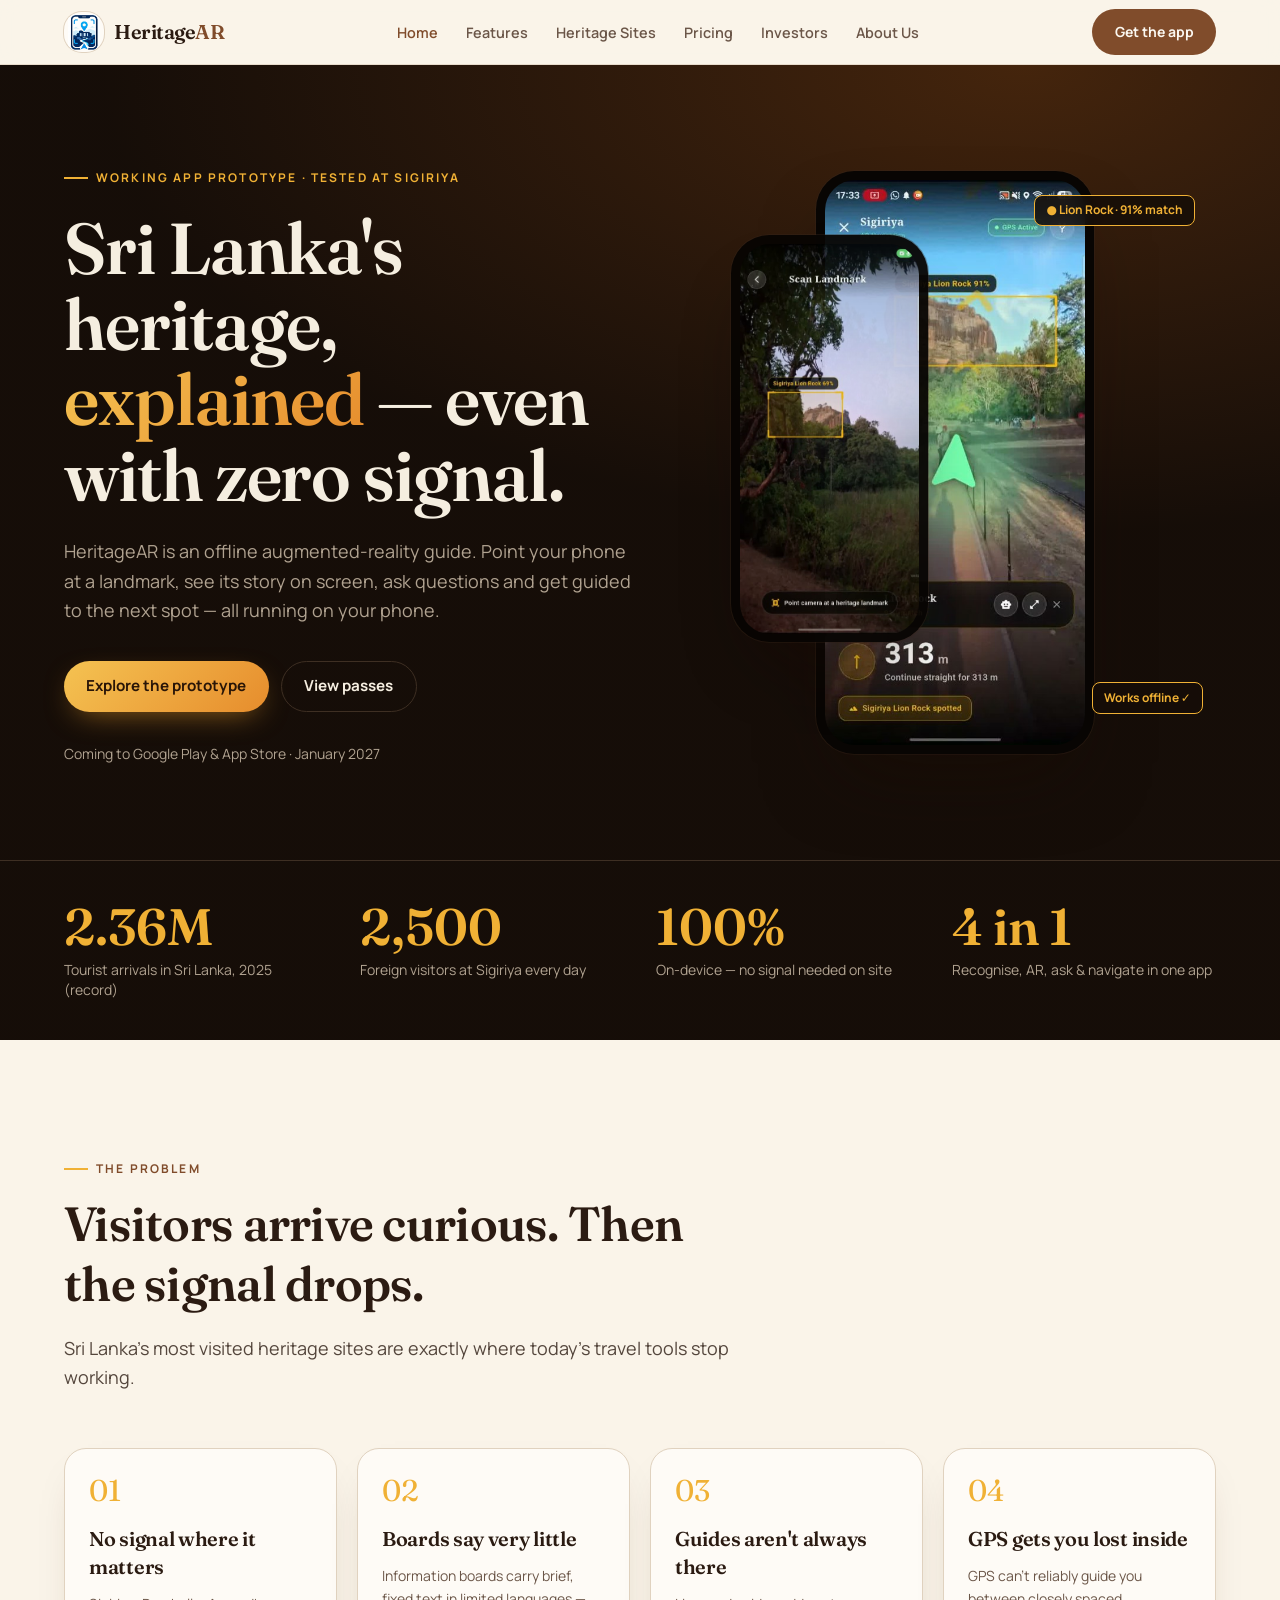
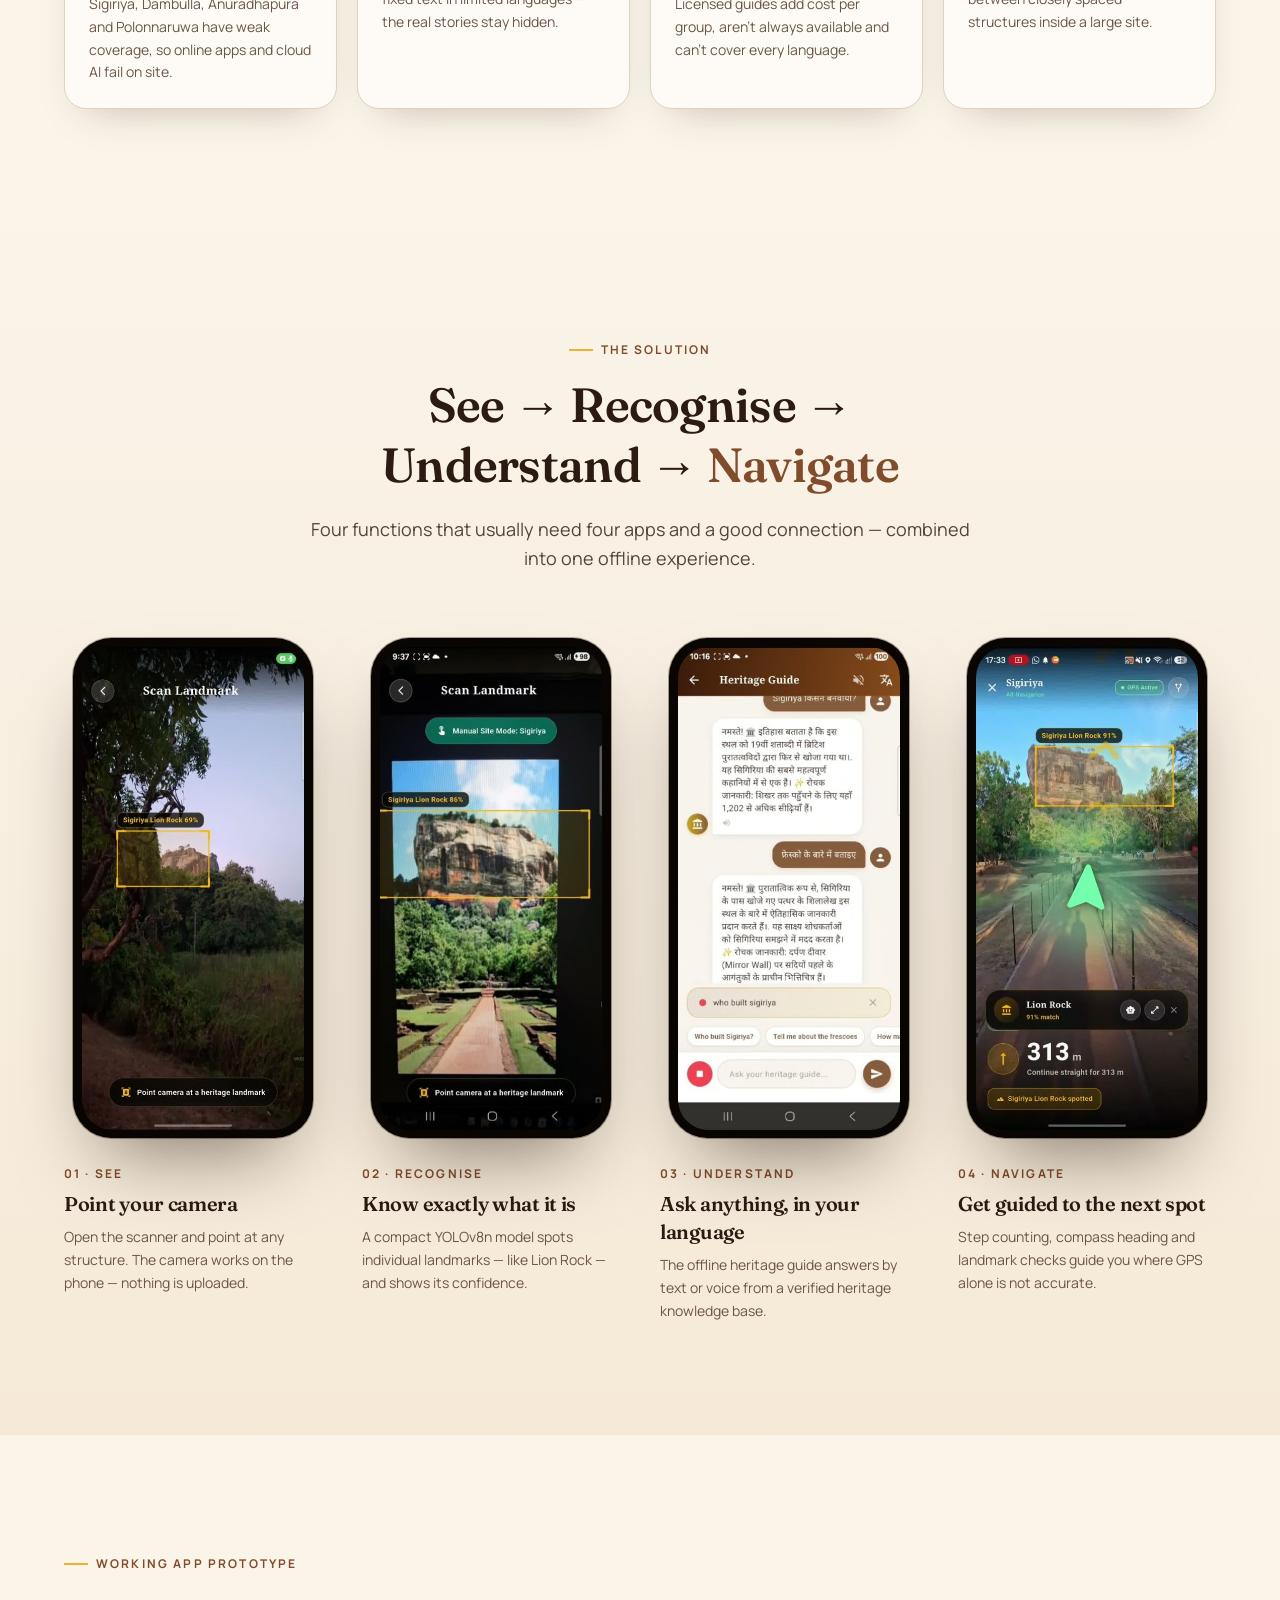
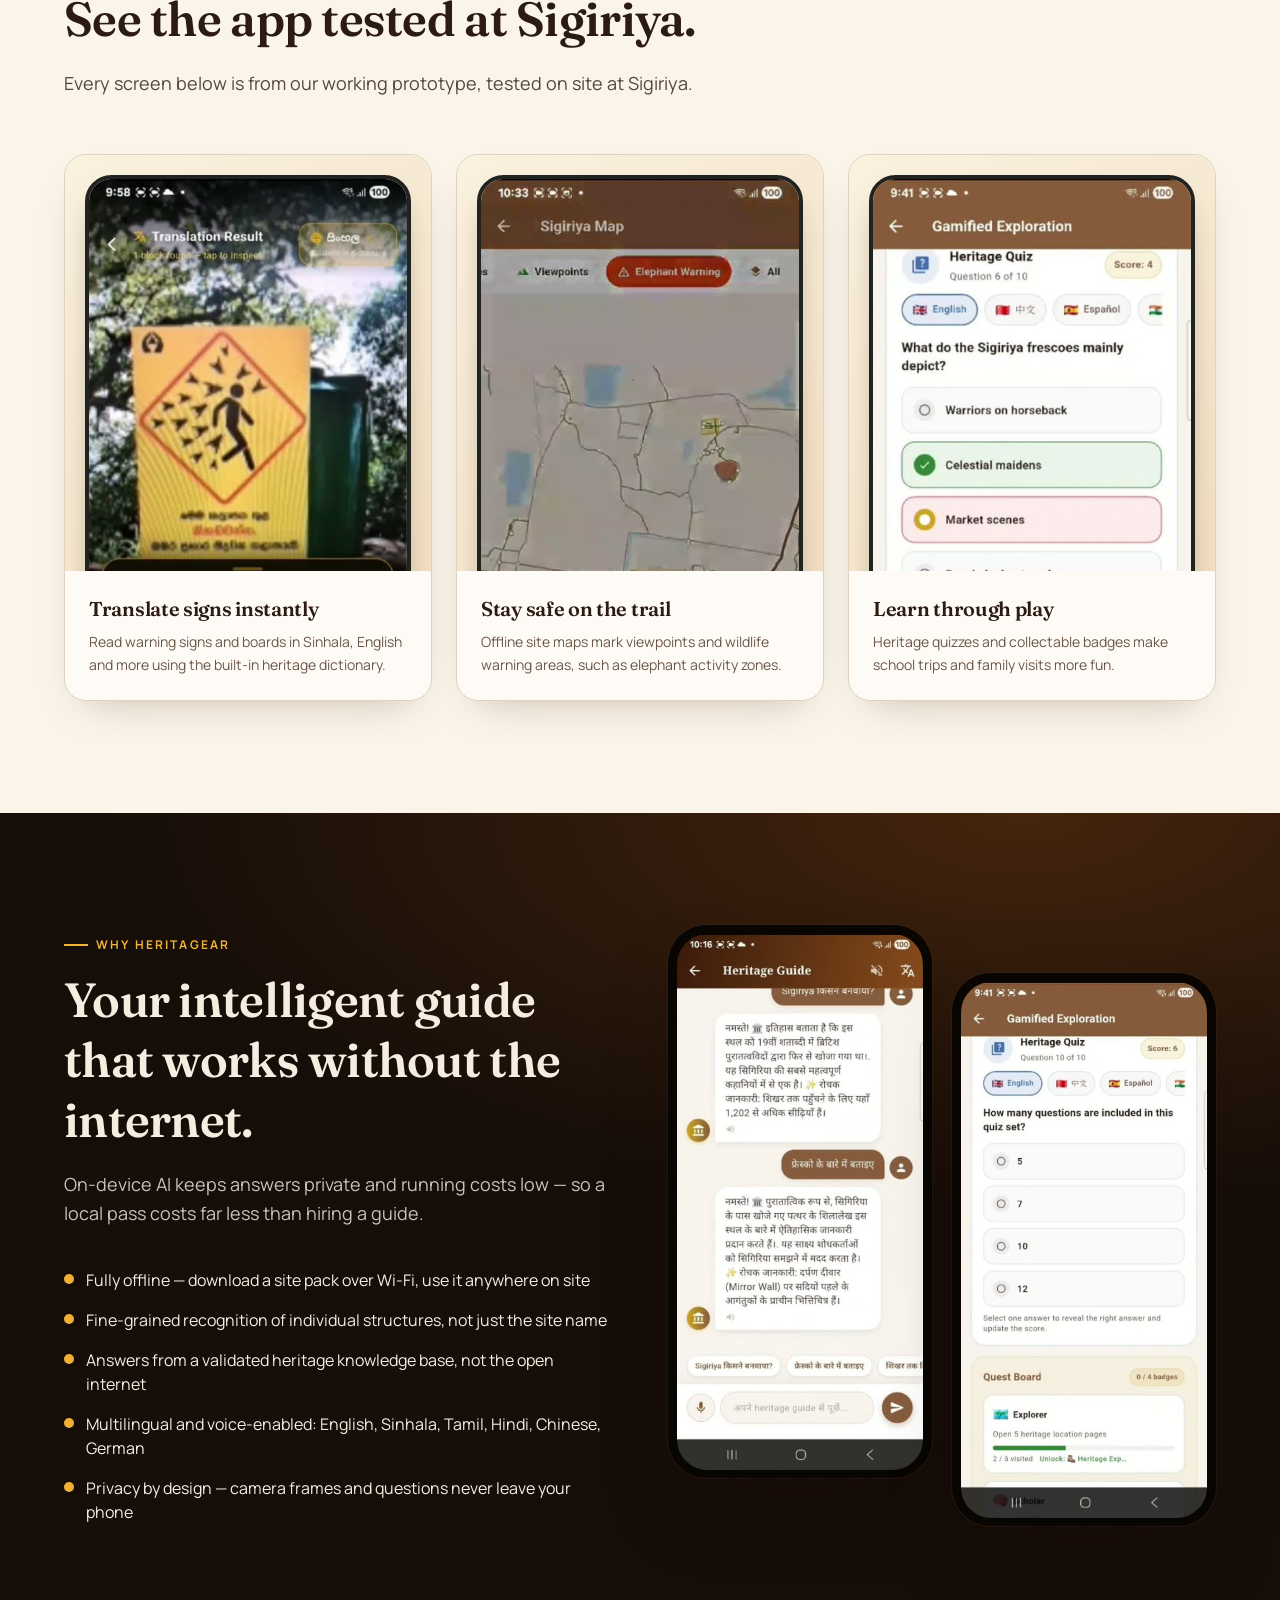
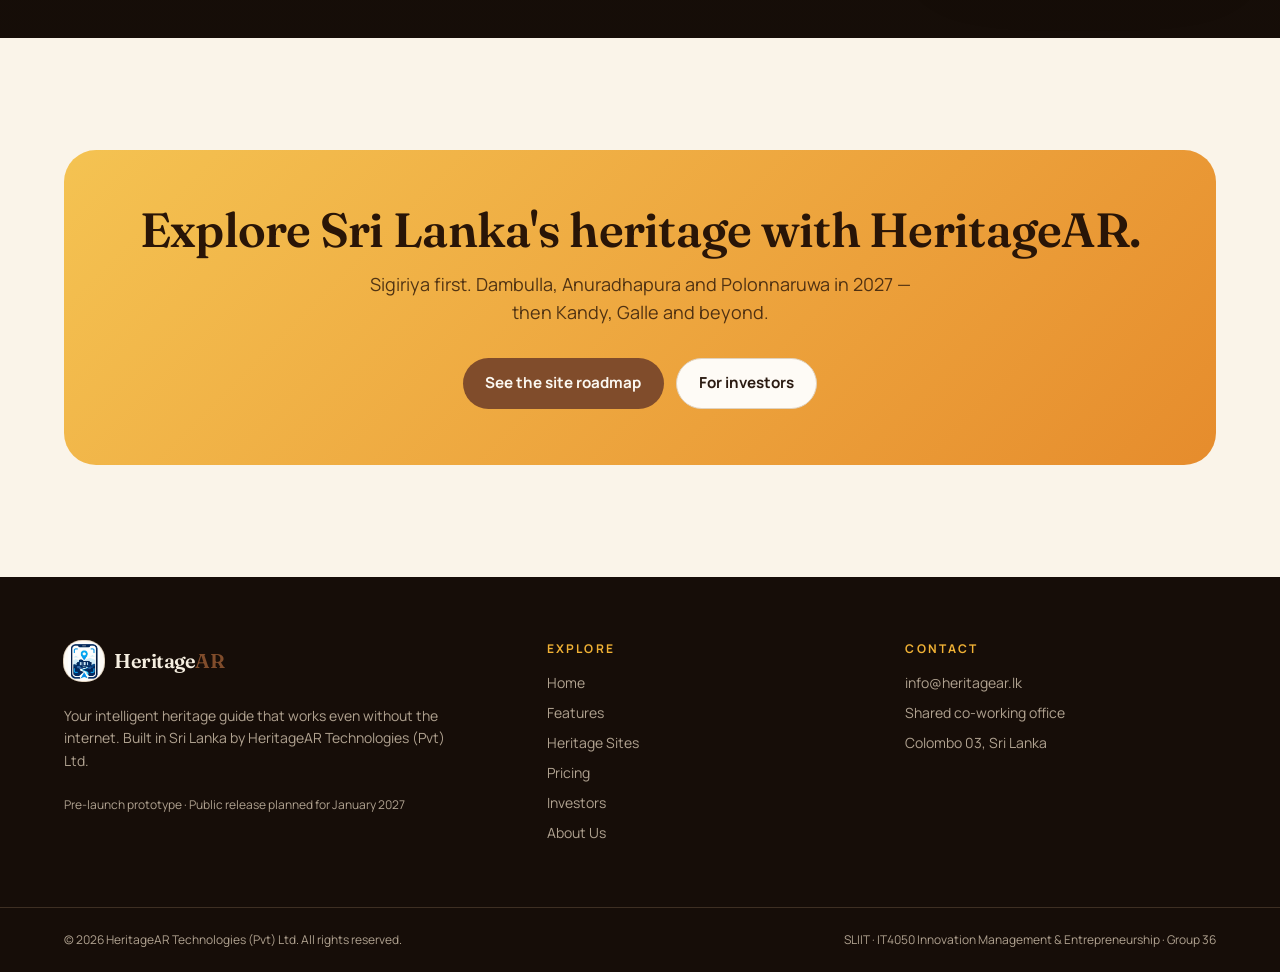
<file: index.html>
<!DOCTYPE html>
<html lang="en">
<head>
<meta charset="utf-8">
<meta name="viewport" content="width=device-width, initial-scale=1">
<title>HeritageAR — Your Offline AR Heritage Guide for Sri Lanka</title>
<meta name="description" content="Point your phone at Sigiriya and more. HeritageAR recognises landmarks, shows AR stories, answers questions and guides you — with no internet.">
<link rel="icon" href="favicon.ico">
<link rel="preconnect" href="https://fonts.googleapis.com">
<link rel="preconnect" href="https://fonts.gstatic.com" crossorigin>
<link rel="stylesheet" href="https://fonts.googleapis.com/css2?family=Fraunces:opsz,wght@9..144,400;9..144,600;9..144,700&family=Manrope:wght@400;500;600;700;800&display=swap">
<link rel="stylesheet" href="style.css">
</head>
<body>
<div class="flex min-h-screen flex-col" data-tsd-source="/src/routes/__root.tsx:136:7"><header class="sticky top-0 z-50 border-b border-border/70 bg-background/85 backdrop-blur-md" data-tsd-source="/src/components/site/SiteHeader.tsx:28:5"><nav aria-label="Primary" class="container-site flex h-16 items-center justify-between gap-6" data-tsd-source="/src/components/site/SiteHeader.tsx:29:7"><a class="inline-flex items-center gap-2.5 active" aria-label="HeritageAR home" data-tsd-source="/src/components/site/SiteHeader.tsx:15:5" href="index.html" data-status="active" aria-current="page"><span class="grid h-10 w-10 place-items-center overflow-hidden rounded-xl bg-card ring-1 ring-border" data-tsd-source="/src/components/site/SiteHeader.tsx:16:7"><img src="images/heritagear-logo-icon.png" alt="" class="h-9 w-9 object-contain" data-tsd-source="/src/components/site/SiteHeader.tsx:17:9"></span><span class="font-display text-xl font-semibold tracking-tight" data-tsd-source="/src/components/site/SiteHeader.tsx:19:7">Heritage<span class="text-primary" data-tsd-source="/src/components/site/SiteHeader.tsx:20:17">AR</span></span></a><ul class="hidden items-center gap-7 lg:flex" data-tsd-source="/src/components/site/SiteHeader.tsx:31:9"><li data-tsd-source="/src/components/site/SiteHeader.tsx:33:13"><a class="nav-link nav-link active" data-tsd-source="/src/components/site/SiteHeader.tsx:34:15" href="index.html" data-status="active" aria-current="page">Home</a></li><li data-tsd-source="/src/components/site/SiteHeader.tsx:33:13"><a class="nav-link" data-tsd-source="/src/components/site/SiteHeader.tsx:34:15" href="features.html">Features</a></li><li data-tsd-source="/src/components/site/SiteHeader.tsx:33:13"><a class="nav-link" data-tsd-source="/src/components/site/SiteHeader.tsx:34:15" href="sites.html">Heritage Sites</a></li><li data-tsd-source="/src/components/site/SiteHeader.tsx:33:13"><a class="nav-link" data-tsd-source="/src/components/site/SiteHeader.tsx:34:15" href="pricing.html">Pricing</a></li><li data-tsd-source="/src/components/site/SiteHeader.tsx:33:13"><a class="nav-link" data-tsd-source="/src/components/site/SiteHeader.tsx:34:15" href="investors.html">Investors</a></li><li data-tsd-source="/src/components/site/SiteHeader.tsx:33:13"><a class="nav-link" data-tsd-source="/src/components/site/SiteHeader.tsx:34:15" href="about.html">About Us</a></li></ul><div class="hidden lg:block" data-tsd-source="/src/components/site/SiteHeader.tsx:45:9"><a class="btn btn-primary text-sm" data-tsd-source="/src/components/site/SiteHeader.tsx:46:11" href="pricing.html">Get the app</a></div><details class="mobile-nav relative lg:hidden" data-tsd-source="/src/components/site/SiteHeader.tsx:50:9"><summary class="btn btn-outline px-4 py-2 text-sm" aria-label="Open menu" data-tsd-source="/src/components/site/SiteHeader.tsx:51:11">Menu</summary><ul class="card-heritage absolute right-0 mt-3 w-56 p-2" data-tsd-source="/src/components/site/SiteHeader.tsx:54:11"><li data-tsd-source="/src/components/site/SiteHeader.tsx:56:15"><a class="block rounded-lg px-3 py-2.5 text-sm font-semibold hover:bg-muted active" data-tsd-source="/src/components/site/SiteHeader.tsx:57:17" href="index.html" data-status="active" aria-current="page">Home</a></li><li data-tsd-source="/src/components/site/SiteHeader.tsx:56:15"><a class="block rounded-lg px-3 py-2.5 text-sm font-semibold hover:bg-muted" data-tsd-source="/src/components/site/SiteHeader.tsx:57:17" href="features.html">Features</a></li><li data-tsd-source="/src/components/site/SiteHeader.tsx:56:15"><a class="block rounded-lg px-3 py-2.5 text-sm font-semibold hover:bg-muted" data-tsd-source="/src/components/site/SiteHeader.tsx:57:17" href="sites.html">Heritage Sites</a></li><li data-tsd-source="/src/components/site/SiteHeader.tsx:56:15"><a class="block rounded-lg px-3 py-2.5 text-sm font-semibold hover:bg-muted" data-tsd-source="/src/components/site/SiteHeader.tsx:57:17" href="pricing.html">Pricing</a></li><li data-tsd-source="/src/components/site/SiteHeader.tsx:56:15"><a class="block rounded-lg px-3 py-2.5 text-sm font-semibold hover:bg-muted" data-tsd-source="/src/components/site/SiteHeader.tsx:57:17" href="investors.html">Investors</a></li><li data-tsd-source="/src/components/site/SiteHeader.tsx:56:15"><a class="block rounded-lg px-3 py-2.5 text-sm font-semibold hover:bg-muted" data-tsd-source="/src/components/site/SiteHeader.tsx:57:17" href="about.html">About Us</a></li></ul></details></nav></header><main id="main" class="flex-1" data-tsd-source="/src/routes/__root.tsx:138:9"><!--$--><section class="on-night bg-night-glow relative overflow-hidden" data-tsd-source="/src/routes/index.tsx:114:7"><div class="container-site grid items-center gap-14 py-16 md:py-24 lg:grid-cols-[1.1fr_1fr]" data-tsd-source="/src/routes/index.tsx:115:9"><div class="rise" data-tsd-source="/src/routes/index.tsx:116:11"><span class="eyebrow" data-tsd-source="/src/routes/index.tsx:117:13">Working app prototype · tested at Sigiriya</span><h1 class="mt-6 text-4xl font-semibold leading-[1.05] md:text-6xl lg:text-7xl" data-tsd-source="/src/routes/index.tsx:118:13">Sri Lanka's heritage, <span class="text-lamp" data-tsd-source="/src/routes/index.tsx:119:37">explained</span> — even with zero signal.</h1><p class="mt-6 max-w-xl text-lg leading-relaxed text-night-muted" data-tsd-source="/src/routes/index.tsx:122:13">HeritageAR is an offline augmented-reality guide. Point your phone at a landmark, see its story on screen, ask questions and get guided to the next spot — all running on your phone.</p><div class="mt-9 flex flex-wrap gap-3" data-tsd-source="/src/routes/index.tsx:127:13"><a class="btn btn-lamp" data-tsd-source="/src/routes/index.tsx:128:15" href="#prototype">Explore the prototype</a><a class="btn btn-ghost-night" data-tsd-source="/src/routes/index.tsx:131:15" href="pricing.html">View passes</a></div><p class="mt-8 text-sm text-night-muted" data-tsd-source="/src/routes/index.tsx:135:13">Coming to Google Play &amp; App Store · January 2027</p></div><div class="relative mx-auto flex w-full max-w-md justify-center" data-tsd-source="/src/routes/index.tsx:140:11"><div class="phone float-slow w-[62%]" data-tsd-source="/src/components/site/PhoneFrame.tsx:15:5"><img src="images/heritagear-ar-navigation.jpg" alt="HeritageAR AR navigation at Sigiriya" loading="lazy" data-tsd-source="/src/components/site/PhoneFrame.tsx:16:7"></div><div class="phone float-slower absolute -left-2 top-16 w-[44%] opacity-95 sm:left-0" data-tsd-source="/src/components/site/PhoneFrame.tsx:15:5"><img src="images/heritagear-scan-sigiriya.jpg" alt="HeritageAR landmark scanner" loading="lazy" data-tsd-source="/src/components/site/PhoneFrame.tsx:16:7"></div><span class="ar-tag absolute right-0 top-6 sm:-right-4" data-tsd-source="/src/routes/index.tsx:151:13">● Lion Rock · 91% match</span><span class="ar-tag absolute bottom-10 right-2 sm:-right-6" data-tsd-source="/src/routes/index.tsx:152:13">Works offline ✓</span></div></div><div class="border-t border-night-border" data-tsd-source="/src/routes/index.tsx:156:9"><dl class="container-site grid grid-cols-2 gap-8 py-10 md:grid-cols-4" data-tsd-source="/src/routes/index.tsx:157:11"><div data-tsd-source="/src/routes/index.tsx:159:15"><dt class="stat-number text-gold" data-tsd-source="/src/routes/index.tsx:160:17">2.36M</dt><dd class="mt-2 text-sm text-night-muted" data-tsd-source="/src/routes/index.tsx:161:17">Tourist arrivals in Sri Lanka, 2025 (record)</dd></div><div data-tsd-source="/src/routes/index.tsx:159:15"><dt class="stat-number text-gold" data-tsd-source="/src/routes/index.tsx:160:17">2,500</dt><dd class="mt-2 text-sm text-night-muted" data-tsd-source="/src/routes/index.tsx:161:17">Foreign visitors at Sigiriya every day</dd></div><div data-tsd-source="/src/routes/index.tsx:159:15"><dt class="stat-number text-gold" data-tsd-source="/src/routes/index.tsx:160:17">100%</dt><dd class="mt-2 text-sm text-night-muted" data-tsd-source="/src/routes/index.tsx:161:17">On-device — no signal needed on site</dd></div><div data-tsd-source="/src/routes/index.tsx:159:15"><dt class="stat-number text-gold" data-tsd-source="/src/routes/index.tsx:160:17">4 in 1</dt><dd class="mt-2 text-sm text-night-muted" data-tsd-source="/src/routes/index.tsx:161:17">Recognise, AR, ask &amp; navigate in one app</dd></div></dl></div></section><section class="section" data-tsd-source="/src/routes/index.tsx:169:7"><div class="container-site" data-tsd-source="/src/routes/index.tsx:170:9"><div class="max-w-2xl" data-tsd-source="/src/components/site/SectionHeading.tsx:15:5"><span class="eyebrow" data-tsd-source="/src/components/site/SectionHeading.tsx:16:7">The problem</span><h2 class="mt-4 text-3xl font-semibold leading-tight md:text-5xl" data-tsd-source="/src/components/site/SectionHeading.tsx:17:7">Visitors arrive curious. Then the signal drops.</h2><p class="mt-5 text-lg leading-relaxed opacity-80" data-tsd-source="/src/components/site/SectionHeading.tsx:18:20">Sri Lanka's most visited heritage sites are exactly where today's travel tools stop working.</p></div><div class="mt-14 grid gap-5 sm:grid-cols-2 lg:grid-cols-4" data-tsd-source="/src/routes/index.tsx:175:11"><article class="card-heritage p-6" data-tsd-source="/src/routes/index.tsx:177:15"><span class="font-display text-3xl text-gold" data-tsd-source="/src/routes/index.tsx:178:17">0<!-- -->1</span><h3 class="mt-4 text-xl font-semibold" data-tsd-source="/src/routes/index.tsx:179:17">No signal where it matters</h3><p class="mt-3 text-sm leading-relaxed text-muted-foreground" data-tsd-source="/src/routes/index.tsx:180:17">Sigiriya, Dambulla, Anuradhapura and Polonnaruwa have weak coverage, so online apps and cloud AI fail on site.</p></article><article class="card-heritage p-6" data-tsd-source="/src/routes/index.tsx:177:15"><span class="font-display text-3xl text-gold" data-tsd-source="/src/routes/index.tsx:178:17">0<!-- -->2</span><h3 class="mt-4 text-xl font-semibold" data-tsd-source="/src/routes/index.tsx:179:17">Boards say very little</h3><p class="mt-3 text-sm leading-relaxed text-muted-foreground" data-tsd-source="/src/routes/index.tsx:180:17">Information boards carry brief, fixed text in limited languages — the real stories stay hidden.</p></article><article class="card-heritage p-6" data-tsd-source="/src/routes/index.tsx:177:15"><span class="font-display text-3xl text-gold" data-tsd-source="/src/routes/index.tsx:178:17">0<!-- -->3</span><h3 class="mt-4 text-xl font-semibold" data-tsd-source="/src/routes/index.tsx:179:17">Guides aren't always there</h3><p class="mt-3 text-sm leading-relaxed text-muted-foreground" data-tsd-source="/src/routes/index.tsx:180:17">Licensed guides add cost per group, aren't always available and can't cover every language.</p></article><article class="card-heritage p-6" data-tsd-source="/src/routes/index.tsx:177:15"><span class="font-display text-3xl text-gold" data-tsd-source="/src/routes/index.tsx:178:17">0<!-- -->4</span><h3 class="mt-4 text-xl font-semibold" data-tsd-source="/src/routes/index.tsx:179:17">GPS gets you lost inside</h3><p class="mt-3 text-sm leading-relaxed text-muted-foreground" data-tsd-source="/src/routes/index.tsx:180:17">GPS can't reliably guide you between closely spaced structures inside a large site.</p></article></div></div></section><section class="section bg-paper" data-tsd-source="/src/routes/index.tsx:188:7"><div class="container-site" data-tsd-source="/src/routes/index.tsx:189:9"><div class="mx-auto max-w-2xl text-center" data-tsd-source="/src/components/site/SectionHeading.tsx:15:5"><span class="eyebrow" data-tsd-source="/src/components/site/SectionHeading.tsx:16:7">The solution</span><h2 class="mt-4 text-3xl font-semibold leading-tight md:text-5xl" data-tsd-source="/src/components/site/SectionHeading.tsx:17:7">See → Recognise → Understand → <span class="text-primary">Navigate</span></h2><p class="mt-5 text-lg leading-relaxed opacity-80" data-tsd-source="/src/components/site/SectionHeading.tsx:18:20">Four functions that usually need four apps and a good connection — combined into one offline experience.</p></div><div class="mt-16 grid gap-10 sm:grid-cols-2 lg:grid-cols-4" data-tsd-source="/src/routes/index.tsx:203:11"><article class="flex flex-col" data-tsd-source="/src/routes/index.tsx:205:15"><div class="phone mx-auto w-full max-w-[15rem]" data-tsd-source="/src/components/site/PhoneFrame.tsx:15:5"><img src="images/heritagear-scan-sigiriya.jpg" alt="HeritageAR Scan Landmark screen pointing at Sigiriya" loading="lazy" data-tsd-source="/src/components/site/PhoneFrame.tsx:16:7"></div><div class="mt-7" data-tsd-source="/src/routes/index.tsx:207:17"><p class="text-xs font-bold uppercase tracking-[0.18em] text-primary" data-tsd-source="/src/routes/index.tsx:208:19">01<!-- --> · <!-- -->See</p><h3 class="mt-2 text-xl font-semibold" data-tsd-source="/src/routes/index.tsx:211:19">Point your camera</h3><p class="mt-2 text-sm leading-relaxed text-muted-foreground" data-tsd-source="/src/routes/index.tsx:212:19">Open the scanner and point at any structure. The camera works on the phone — nothing is uploaded.</p></div></article><article class="flex flex-col" data-tsd-source="/src/routes/index.tsx:205:15"><div class="phone mx-auto w-full max-w-[15rem]" data-tsd-source="/src/components/site/PhoneFrame.tsx:15:5"><img src="images/heritagear-scan-manual.jpg" alt="Sigiriya Lion Rock detected with 86% confidence" loading="lazy" data-tsd-source="/src/components/site/PhoneFrame.tsx:16:7"></div><div class="mt-7" data-tsd-source="/src/routes/index.tsx:207:17"><p class="text-xs font-bold uppercase tracking-[0.18em] text-primary" data-tsd-source="/src/routes/index.tsx:208:19">02<!-- --> · <!-- -->Recognise</p><h3 class="mt-2 text-xl font-semibold" data-tsd-source="/src/routes/index.tsx:211:19">Know exactly what it is</h3><p class="mt-2 text-sm leading-relaxed text-muted-foreground" data-tsd-source="/src/routes/index.tsx:212:19">A compact YOLOv8n model spots individual landmarks — like Lion Rock — and shows its confidence.</p></div></article><article class="flex flex-col" data-tsd-source="/src/routes/index.tsx:205:15"><div class="phone mx-auto w-full max-w-[15rem]" data-tsd-source="/src/components/site/PhoneFrame.tsx:15:5"><img src="images/heritagear-guide-chat-voice.jpg" alt="Heritage Guide chat answering who built Sigiriya" loading="lazy" data-tsd-source="/src/components/site/PhoneFrame.tsx:16:7"></div><div class="mt-7" data-tsd-source="/src/routes/index.tsx:207:17"><p class="text-xs font-bold uppercase tracking-[0.18em] text-primary" data-tsd-source="/src/routes/index.tsx:208:19">03<!-- --> · <!-- -->Understand</p><h3 class="mt-2 text-xl font-semibold" data-tsd-source="/src/routes/index.tsx:211:19">Ask anything, in your language</h3><p class="mt-2 text-sm leading-relaxed text-muted-foreground" data-tsd-source="/src/routes/index.tsx:212:19">The offline heritage guide answers by text or voice from a verified heritage knowledge base.</p></div></article><article class="flex flex-col" data-tsd-source="/src/routes/index.tsx:205:15"><div class="phone mx-auto w-full max-w-[15rem]" data-tsd-source="/src/components/site/PhoneFrame.tsx:15:5"><img src="images/heritagear-ar-navigation.jpg" alt="AR navigation arrow guiding to Lion Rock, 313 m ahead" loading="lazy" data-tsd-source="/src/components/site/PhoneFrame.tsx:16:7"></div><div class="mt-7" data-tsd-source="/src/routes/index.tsx:207:17"><p class="text-xs font-bold uppercase tracking-[0.18em] text-primary" data-tsd-source="/src/routes/index.tsx:208:19">04<!-- --> · <!-- -->Navigate</p><h3 class="mt-2 text-xl font-semibold" data-tsd-source="/src/routes/index.tsx:211:19">Get guided to the next spot</h3><p class="mt-2 text-sm leading-relaxed text-muted-foreground" data-tsd-source="/src/routes/index.tsx:212:19">Step counting, compass heading and landmark checks guide you where GPS alone is not accurate.</p></div></article></div></div></section><section class="section" data-tsd-source="/src/routes/index.tsx:221:7"><div class="container-site" data-tsd-source="/src/routes/index.tsx:222:9"><div class="max-w-2xl" data-tsd-source="/src/components/site/SectionHeading.tsx:15:5"><span id="prototype" class="eyebrow" data-tsd-source="/src/components/site/SectionHeading.tsx:16:7">Working app prototype</span><h2 class="mt-4 text-3xl font-semibold leading-tight md:text-5xl" data-tsd-source="/src/components/site/SectionHeading.tsx:17:7">See the app tested at Sigiriya.</h2><p class="mt-5 text-lg leading-relaxed opacity-80" data-tsd-source="/src/components/site/SectionHeading.tsx:18:20">Every screen below is from our working prototype, tested on site at Sigiriya.</p></div><div class="mt-14 grid gap-6 md:grid-cols-3" data-tsd-source="/src/routes/index.tsx:226:11"><article class="card-heritage overflow-hidden" data-tsd-source="/src/routes/index.tsx:228:15"><div class="h-72 overflow-hidden bg-night" data-tsd-source="/src/routes/index.tsx:229:17"><img src="images/heritagear-sign-translate.jpg" alt="Translating a wasp attack warning sign to Sinhala" loading="lazy" class="h-full w-full object-cover object-[center_30%]" data-tsd-source="/src/routes/index.tsx:230:19"></div><div class="p-6" data-tsd-source="/src/routes/index.tsx:237:17"><h3 class="text-xl font-semibold" data-tsd-source="/src/routes/index.tsx:238:19">Translate signs instantly</h3><p class="mt-2 text-sm leading-relaxed text-muted-foreground" data-tsd-source="/src/routes/index.tsx:239:19">Read warning signs and boards in Sinhala, English and more using the built-in heritage dictionary.</p></div></article><article class="card-heritage overflow-hidden" data-tsd-source="/src/routes/index.tsx:228:15"><div class="h-72 overflow-hidden bg-night" data-tsd-source="/src/routes/index.tsx:229:17"><img src="images/heritagear-wildlife-map.jpg" alt="Sigiriya map with elephant warning areas" loading="lazy" class="h-full w-full object-cover object-[center_30%]" data-tsd-source="/src/routes/index.tsx:230:19"></div><div class="p-6" data-tsd-source="/src/routes/index.tsx:237:17"><h3 class="text-xl font-semibold" data-tsd-source="/src/routes/index.tsx:238:19">Stay safe on the trail</h3><p class="mt-2 text-sm leading-relaxed text-muted-foreground" data-tsd-source="/src/routes/index.tsx:239:19">Offline site maps mark viewpoints and wildlife warning areas, such as elephant activity zones.</p></div></article><article class="card-heritage overflow-hidden" data-tsd-source="/src/routes/index.tsx:228:15"><div class="h-72 overflow-hidden bg-night" data-tsd-source="/src/routes/index.tsx:229:17"><img src="images/heritagear-quiz-answer.jpg" alt="Heritage quiz about the Sigiriya frescoes" loading="lazy" class="h-full w-full object-cover object-[center_30%]" data-tsd-source="/src/routes/index.tsx:230:19"></div><div class="p-6" data-tsd-source="/src/routes/index.tsx:237:17"><h3 class="text-xl font-semibold" data-tsd-source="/src/routes/index.tsx:238:19">Learn through play</h3><p class="mt-2 text-sm leading-relaxed text-muted-foreground" data-tsd-source="/src/routes/index.tsx:239:19">Heritage quizzes and collectable badges make school trips and family visits more fun.</p></div></article></div></div></section><section class="section on-night bg-night-glow" data-tsd-source="/src/routes/index.tsx:248:7"><div class="container-site grid items-center gap-14 lg:grid-cols-2" data-tsd-source="/src/routes/index.tsx:249:9"><div data-tsd-source="/src/routes/index.tsx:250:11"><div class="max-w-2xl" data-tsd-source="/src/components/site/SectionHeading.tsx:15:5"><span class="eyebrow" data-tsd-source="/src/components/site/SectionHeading.tsx:16:7">Why HeritageAR</span><h2 class="mt-4 text-3xl font-semibold leading-tight md:text-5xl" data-tsd-source="/src/components/site/SectionHeading.tsx:17:7">Your intelligent guide that works without the internet.</h2><p class="mt-5 text-lg leading-relaxed opacity-80" data-tsd-source="/src/components/site/SectionHeading.tsx:18:20">On-device AI keeps answers private and running costs low — so a local pass costs far less than hiring a guide.</p></div><ul class="mt-10 space-y-4" data-tsd-source="/src/routes/index.tsx:255:13"><li class="flex gap-3 text-night-foreground" data-tsd-source="/src/routes/index.tsx:263:17"><span class="mt-1.5 h-2.5 w-2.5 shrink-0 rounded-full bg-gold" data-tsd-source="/src/routes/index.tsx:264:19"></span><span data-tsd-source="/src/routes/index.tsx:265:19">Fully offline — download a site pack over Wi-Fi, use it anywhere on site</span></li><li class="flex gap-3 text-night-foreground" data-tsd-source="/src/routes/index.tsx:263:17"><span class="mt-1.5 h-2.5 w-2.5 shrink-0 rounded-full bg-gold" data-tsd-source="/src/routes/index.tsx:264:19"></span><span data-tsd-source="/src/routes/index.tsx:265:19">Fine-grained recognition of individual structures, not just the site name</span></li><li class="flex gap-3 text-night-foreground" data-tsd-source="/src/routes/index.tsx:263:17"><span class="mt-1.5 h-2.5 w-2.5 shrink-0 rounded-full bg-gold" data-tsd-source="/src/routes/index.tsx:264:19"></span><span data-tsd-source="/src/routes/index.tsx:265:19">Answers from a validated heritage knowledge base, not the open internet</span></li><li class="flex gap-3 text-night-foreground" data-tsd-source="/src/routes/index.tsx:263:17"><span class="mt-1.5 h-2.5 w-2.5 shrink-0 rounded-full bg-gold" data-tsd-source="/src/routes/index.tsx:264:19"></span><span data-tsd-source="/src/routes/index.tsx:265:19">Multilingual and voice-enabled: English, Sinhala, Tamil, Hindi, Chinese, German</span></li><li class="flex gap-3 text-night-foreground" data-tsd-source="/src/routes/index.tsx:263:17"><span class="mt-1.5 h-2.5 w-2.5 shrink-0 rounded-full bg-gold" data-tsd-source="/src/routes/index.tsx:264:19"></span><span data-tsd-source="/src/routes/index.tsx:265:19">Privacy by design — camera frames and questions never leave your phone</span></li></ul></div><div class="grid grid-cols-2 items-start gap-5" data-tsd-source="/src/routes/index.tsx:270:11"><div class="phone " data-tsd-source="/src/components/site/PhoneFrame.tsx:15:5"><img src="images/heritagear-guide-chat-hindi.jpg" alt="Heritage Guide answering in Hindi" loading="lazy" data-tsd-source="/src/components/site/PhoneFrame.tsx:16:7"></div><div class="phone mt-12" data-tsd-source="/src/components/site/PhoneFrame.tsx:15:5"><img src="images/heritagear-quiz-quest.jpg" alt="Quest board with explorer badge progress" loading="lazy" data-tsd-source="/src/components/site/PhoneFrame.tsx:16:7"></div></div></div></section><section class="section" data-tsd-source="/src/routes/index.tsx:282:7"><div class="container-site" data-tsd-source="/src/routes/index.tsx:283:9"><div class="bg-lamp rounded-[2rem] px-8 py-14 text-center md:px-16" data-tsd-source="/src/routes/index.tsx:284:11"><h2 class="text-3xl font-semibold md:text-5xl" data-tsd-source="/src/routes/index.tsx:285:13">Explore Sri Lanka's heritage with HeritageAR.</h2><p class="mx-auto mt-4 max-w-xl text-lg opacity-80" data-tsd-source="/src/routes/index.tsx:288:13">Sigiriya first. Dambulla, Anuradhapura and Polonnaruwa in 2027 — then Kandy, Galle and beyond.</p><div class="mt-8 flex flex-wrap justify-center gap-3" data-tsd-source="/src/routes/index.tsx:292:13"><a class="btn btn-primary" data-tsd-source="/src/routes/index.tsx:293:15" href="sites.html">See the site roadmap</a><a class="btn btn-outline" data-tsd-source="/src/routes/index.tsx:296:15" href="investors.html">For investors</a></div></div></div></section><!--/$--></main><footer class="on-night bg-night text-night-foreground" data-tsd-source="/src/components/site/SiteFooter.tsx:6:5"><div class="container-site grid gap-12 py-16 md:grid-cols-[1.4fr_1fr_1fr]" data-tsd-source="/src/components/site/SiteFooter.tsx:7:7"><div data-tsd-source="/src/components/site/SiteFooter.tsx:8:9"><a class="inline-flex items-center gap-2.5 active" aria-label="HeritageAR home" data-tsd-source="/src/components/site/SiteHeader.tsx:15:5" href="index.html" data-status="active" aria-current="page"><span class="grid h-10 w-10 place-items-center overflow-hidden rounded-xl bg-card ring-1 ring-border" data-tsd-source="/src/components/site/SiteHeader.tsx:16:7"><img src="images/heritagear-logo-icon.png" alt="" class="h-9 w-9 object-contain" data-tsd-source="/src/components/site/SiteHeader.tsx:17:9"></span><span class="font-display text-xl font-semibold tracking-tight" data-tsd-source="/src/components/site/SiteHeader.tsx:19:7">Heritage<span class="text-primary" data-tsd-source="/src/components/site/SiteHeader.tsx:20:17">AR</span></span></a><p class="mt-5 max-w-sm text-sm leading-relaxed text-night-muted" data-tsd-source="/src/components/site/SiteFooter.tsx:10:11">Your intelligent heritage guide that works even without the internet. Built in Sri Lanka by HeritageAR Technologies (Pvt) Ltd.</p><p class="mt-6 text-xs text-night-muted" data-tsd-source="/src/components/site/SiteFooter.tsx:14:11">Pre-launch prototype · Public release planned for January 2027</p></div><div data-tsd-source="/src/components/site/SiteFooter.tsx:18:9"><h3 class="font-sans text-xs font-bold uppercase tracking-[0.18em] text-gold" data-tsd-source="/src/components/site/SiteFooter.tsx:19:11">Explore</h3><ul class="mt-4 space-y-2.5 text-sm" data-tsd-source="/src/components/site/SiteFooter.tsx:22:11"><li data-tsd-source="/src/components/site/SiteFooter.tsx:24:15"><a class="text-night-muted hover:text-night-foreground active" data-tsd-source="/src/components/site/SiteFooter.tsx:25:17" href="index.html" data-status="active" aria-current="page">Home</a></li><li data-tsd-source="/src/components/site/SiteFooter.tsx:24:15"><a class="text-night-muted hover:text-night-foreground" data-tsd-source="/src/components/site/SiteFooter.tsx:25:17" href="features.html">Features</a></li><li data-tsd-source="/src/components/site/SiteFooter.tsx:24:15"><a class="text-night-muted hover:text-night-foreground" data-tsd-source="/src/components/site/SiteFooter.tsx:25:17" href="sites.html">Heritage Sites</a></li><li data-tsd-source="/src/components/site/SiteFooter.tsx:24:15"><a class="text-night-muted hover:text-night-foreground" data-tsd-source="/src/components/site/SiteFooter.tsx:25:17" href="pricing.html">Pricing</a></li><li data-tsd-source="/src/components/site/SiteFooter.tsx:24:15"><a class="text-night-muted hover:text-night-foreground" data-tsd-source="/src/components/site/SiteFooter.tsx:25:17" href="investors.html">Investors</a></li><li data-tsd-source="/src/components/site/SiteFooter.tsx:24:15"><a class="text-night-muted hover:text-night-foreground" data-tsd-source="/src/components/site/SiteFooter.tsx:25:17" href="about.html">About Us</a></li></ul></div><div data-tsd-source="/src/components/site/SiteFooter.tsx:32:9"><h3 class="font-sans text-xs font-bold uppercase tracking-[0.18em] text-gold" data-tsd-source="/src/components/site/SiteFooter.tsx:33:11">Contact</h3><ul class="mt-4 space-y-2.5 text-sm text-night-muted" data-tsd-source="/src/components/site/SiteFooter.tsx:36:11"><li data-tsd-source="/src/components/site/SiteFooter.tsx:37:13"><a href="mailto:info@heritagear.lk" class="hover:text-night-foreground" data-tsd-source="/src/components/site/SiteFooter.tsx:38:15">info@heritagear.lk</a></li><li data-tsd-source="/src/components/site/SiteFooter.tsx:42:13">Shared co-working office</li><li data-tsd-source="/src/components/site/SiteFooter.tsx:43:13">Colombo 03, Sri Lanka</li></ul></div></div><div class="border-t border-night-border" data-tsd-source="/src/components/site/SiteFooter.tsx:47:7"><div class="container-site flex flex-col gap-2 py-6 text-xs text-night-muted sm:flex-row sm:justify-between" data-tsd-source="/src/components/site/SiteFooter.tsx:48:9"><span data-tsd-source="/src/components/site/SiteFooter.tsx:49:11">© 2026 HeritageAR Technologies (Pvt) Ltd. All rights reserved.</span><span data-tsd-source="/src/components/site/SiteFooter.tsx:50:11">SLIIT · IT4050 Innovation Management &amp; Entrepreneurship · Group 36</span></div></div></footer></div>
<script src="motion.js" defer></script></body>
</html>
</file>
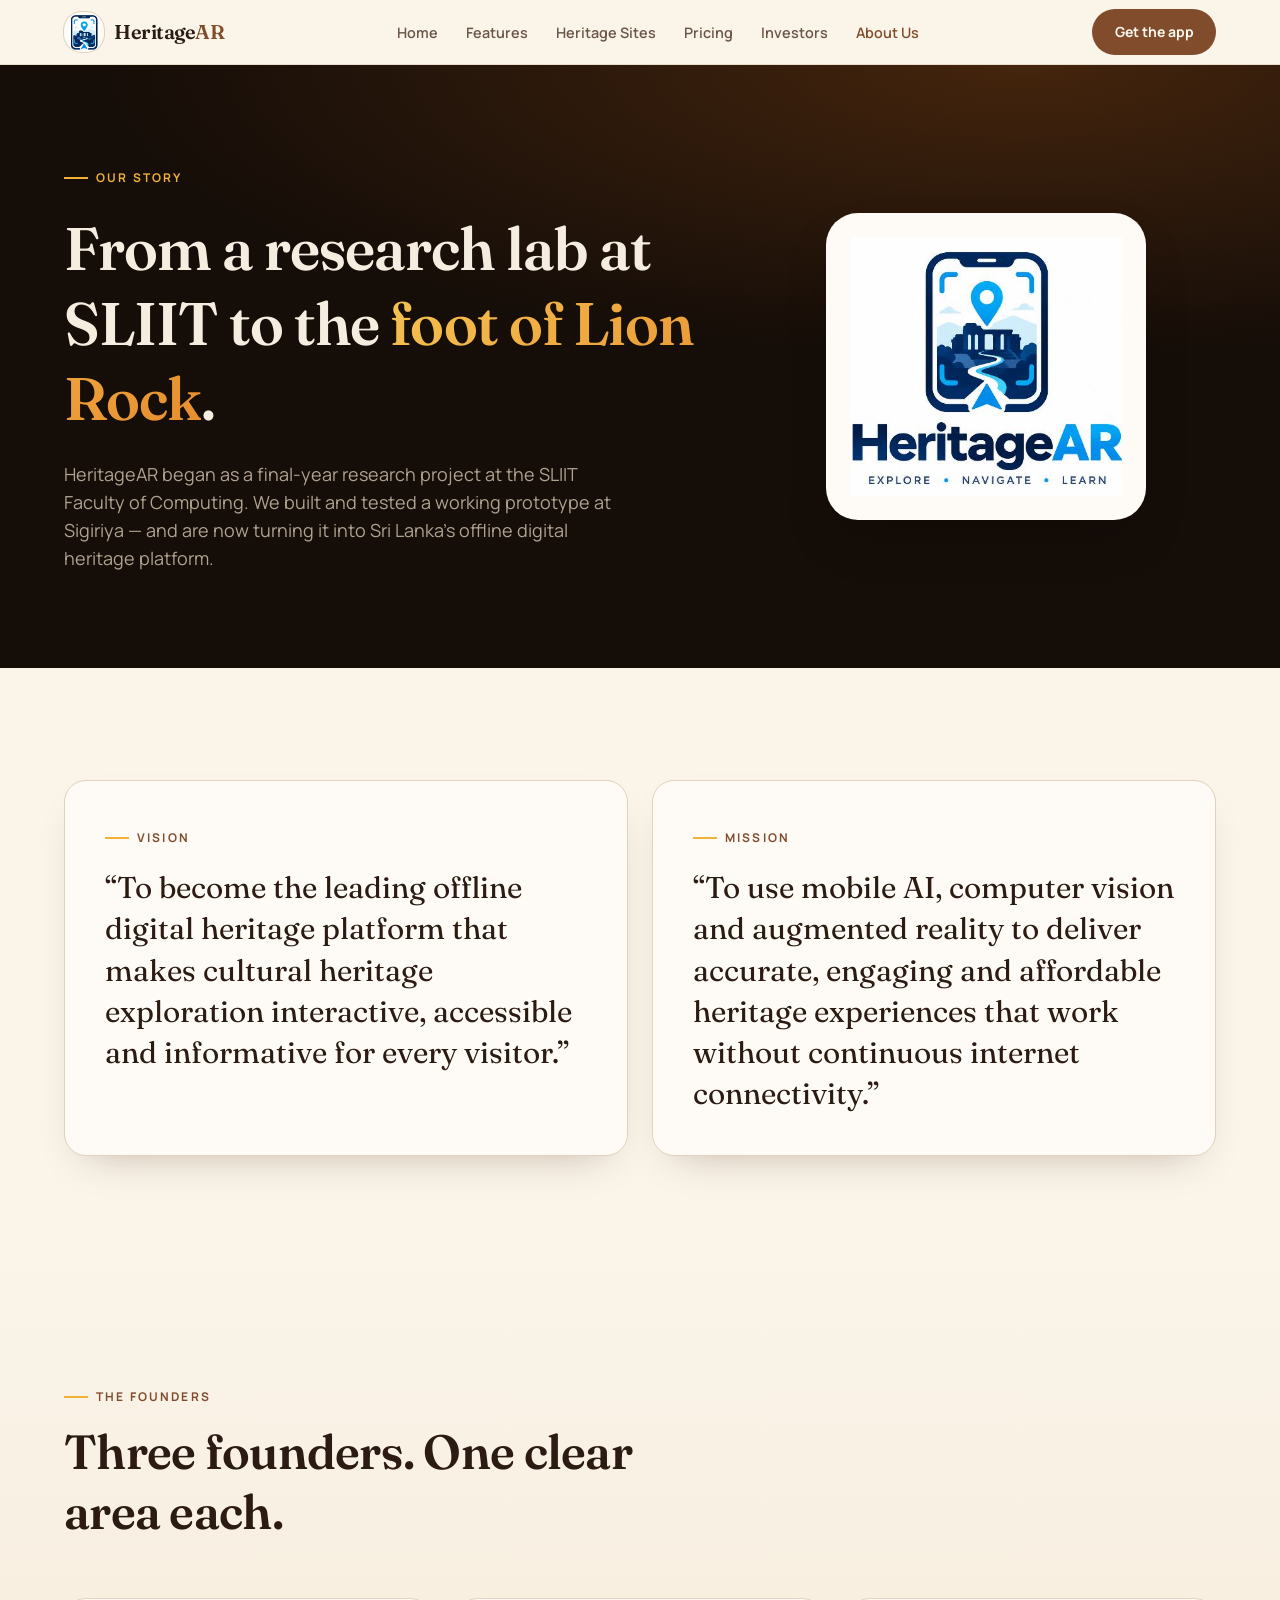
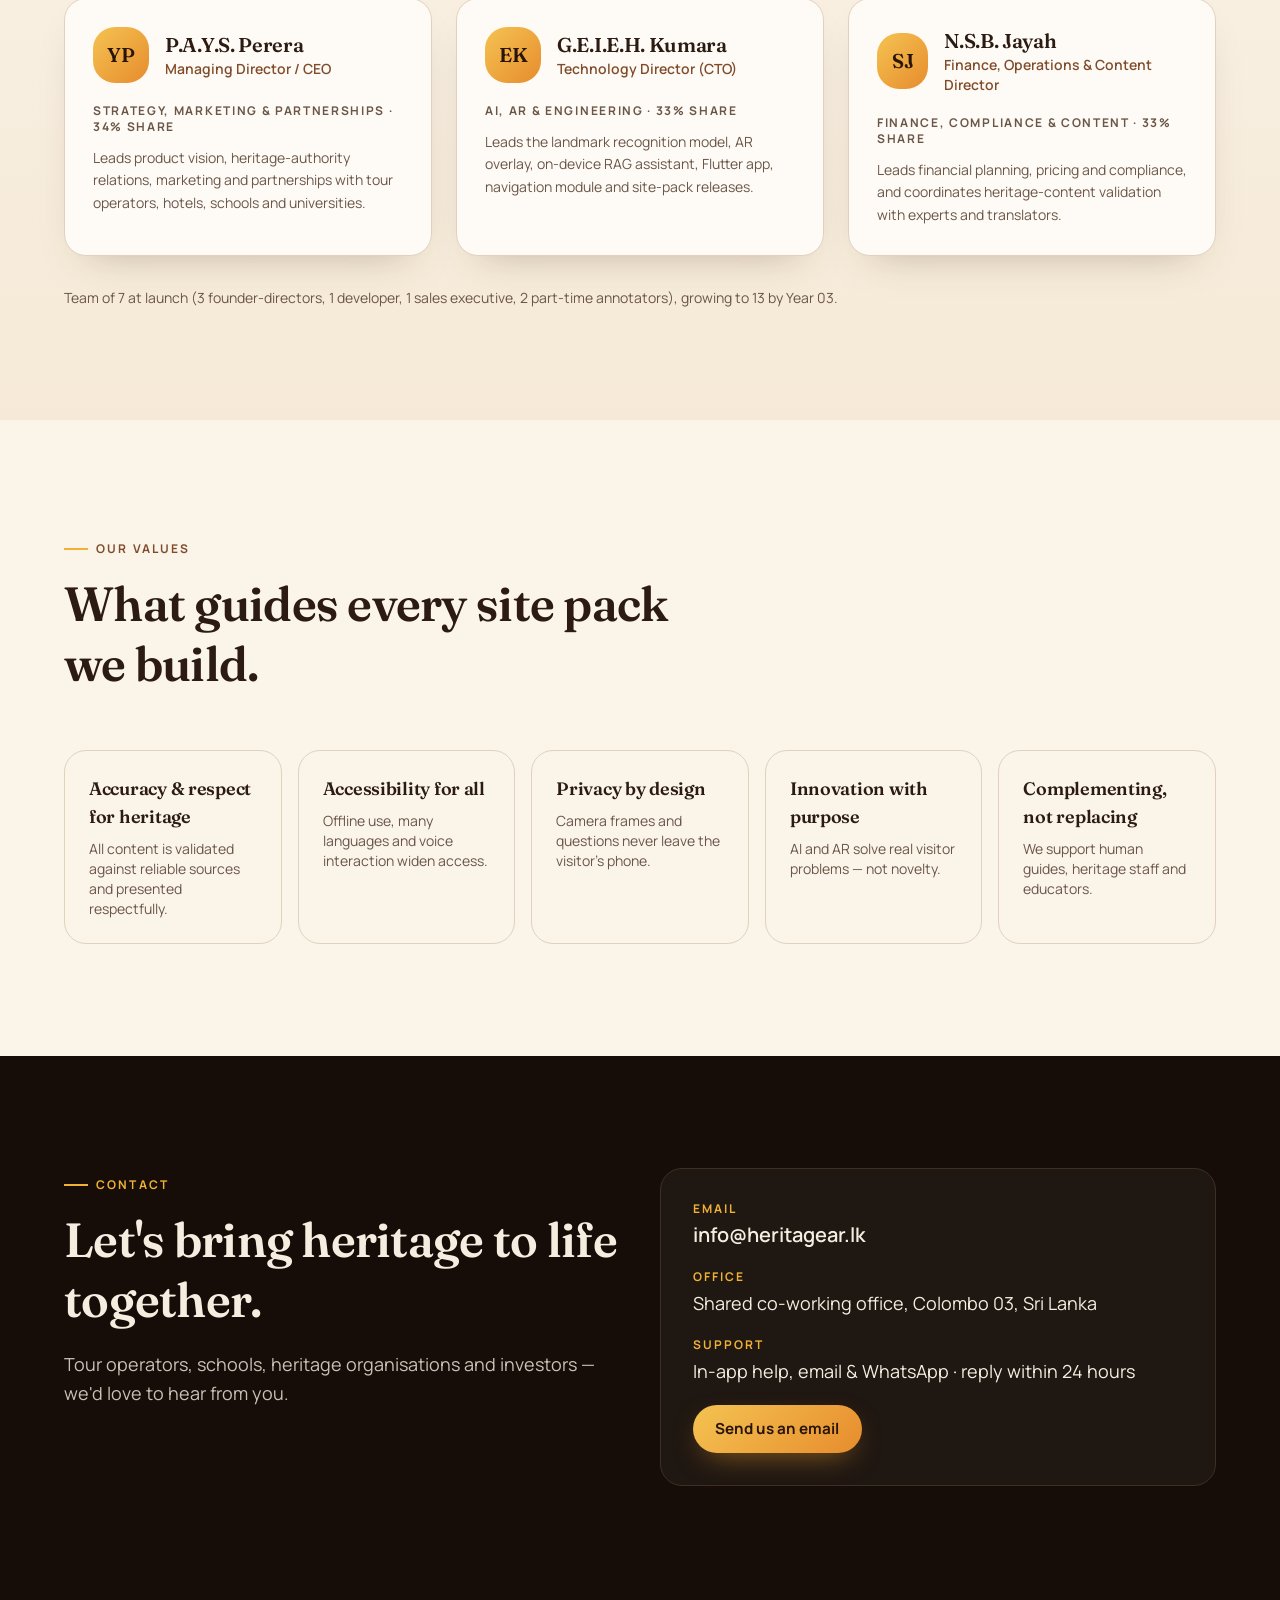
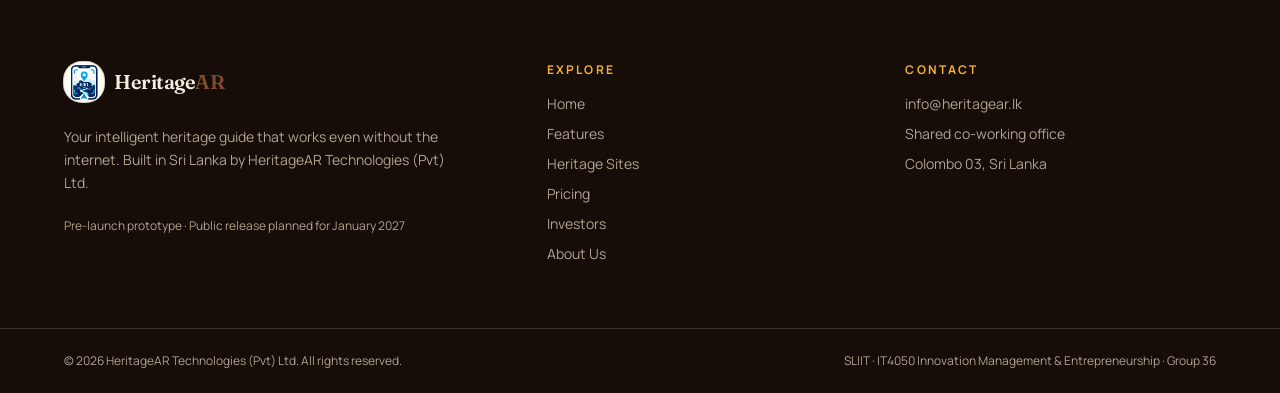
<file: about.html>
<!DOCTYPE html>
<html lang="en">
<head>
<meta charset="utf-8">
<meta name="viewport" content="width=device-width, initial-scale=1">
<title>About Us — The Team Behind HeritageAR</title>
<meta name="description" content="HeritageAR started as a SLIIT final-year research project. Meet the founders, our vision, mission and values.">
<link rel="icon" href="favicon.ico">
<link rel="preconnect" href="https://fonts.googleapis.com">
<link rel="preconnect" href="https://fonts.gstatic.com" crossorigin>
<link rel="stylesheet" href="https://fonts.googleapis.com/css2?family=Fraunces:opsz,wght@9..144,400;9..144,600;9..144,700&family=Manrope:wght@400;500;600;700;800&display=swap">
<link rel="stylesheet" href="style.css">
</head>
<body>
<div class="flex min-h-screen flex-col" data-tsd-source="/src/routes/__root.tsx:136:7"><header class="sticky top-0 z-50 border-b border-border/70 bg-background/85 backdrop-blur-md" data-tsd-source="/src/components/site/SiteHeader.tsx:28:5"><nav aria-label="Primary" class="container-site flex h-16 items-center justify-between gap-6" data-tsd-source="/src/components/site/SiteHeader.tsx:29:7"><a class="inline-flex items-center gap-2.5" aria-label="HeritageAR home" data-tsd-source="/src/components/site/SiteHeader.tsx:15:5" href="index.html"><span class="grid h-10 w-10 place-items-center overflow-hidden rounded-xl bg-card ring-1 ring-border" data-tsd-source="/src/components/site/SiteHeader.tsx:16:7"><img src="images/heritagear-logo-icon.png" alt="" class="h-9 w-9 object-contain" data-tsd-source="/src/components/site/SiteHeader.tsx:17:9"></span><span class="font-display text-xl font-semibold tracking-tight" data-tsd-source="/src/components/site/SiteHeader.tsx:19:7">Heritage<span class="text-primary" data-tsd-source="/src/components/site/SiteHeader.tsx:20:17">AR</span></span></a><ul class="hidden items-center gap-7 lg:flex" data-tsd-source="/src/components/site/SiteHeader.tsx:31:9"><li data-tsd-source="/src/components/site/SiteHeader.tsx:33:13"><a class="nav-link" data-tsd-source="/src/components/site/SiteHeader.tsx:34:15" href="index.html">Home</a></li><li data-tsd-source="/src/components/site/SiteHeader.tsx:33:13"><a class="nav-link" data-tsd-source="/src/components/site/SiteHeader.tsx:34:15" href="features.html">Features</a></li><li data-tsd-source="/src/components/site/SiteHeader.tsx:33:13"><a class="nav-link" data-tsd-source="/src/components/site/SiteHeader.tsx:34:15" href="sites.html">Heritage Sites</a></li><li data-tsd-source="/src/components/site/SiteHeader.tsx:33:13"><a class="nav-link" data-tsd-source="/src/components/site/SiteHeader.tsx:34:15" href="pricing.html">Pricing</a></li><li data-tsd-source="/src/components/site/SiteHeader.tsx:33:13"><a class="nav-link" data-tsd-source="/src/components/site/SiteHeader.tsx:34:15" href="investors.html">Investors</a></li><li data-tsd-source="/src/components/site/SiteHeader.tsx:33:13"><a class="nav-link nav-link active" data-tsd-source="/src/components/site/SiteHeader.tsx:34:15" href="about.html" data-status="active" aria-current="page">About Us</a></li></ul><div class="hidden lg:block" data-tsd-source="/src/components/site/SiteHeader.tsx:45:9"><a class="btn btn-primary text-sm" data-tsd-source="/src/components/site/SiteHeader.tsx:46:11" href="pricing.html">Get the app</a></div><details class="mobile-nav relative lg:hidden" data-tsd-source="/src/components/site/SiteHeader.tsx:50:9"><summary class="btn btn-outline px-4 py-2 text-sm" aria-label="Open menu" data-tsd-source="/src/components/site/SiteHeader.tsx:51:11">Menu</summary><ul class="card-heritage absolute right-0 mt-3 w-56 p-2" data-tsd-source="/src/components/site/SiteHeader.tsx:54:11"><li data-tsd-source="/src/components/site/SiteHeader.tsx:56:15"><a class="block rounded-lg px-3 py-2.5 text-sm font-semibold hover:bg-muted" data-tsd-source="/src/components/site/SiteHeader.tsx:57:17" href="index.html">Home</a></li><li data-tsd-source="/src/components/site/SiteHeader.tsx:56:15"><a class="block rounded-lg px-3 py-2.5 text-sm font-semibold hover:bg-muted" data-tsd-source="/src/components/site/SiteHeader.tsx:57:17" href="features.html">Features</a></li><li data-tsd-source="/src/components/site/SiteHeader.tsx:56:15"><a class="block rounded-lg px-3 py-2.5 text-sm font-semibold hover:bg-muted" data-tsd-source="/src/components/site/SiteHeader.tsx:57:17" href="sites.html">Heritage Sites</a></li><li data-tsd-source="/src/components/site/SiteHeader.tsx:56:15"><a class="block rounded-lg px-3 py-2.5 text-sm font-semibold hover:bg-muted" data-tsd-source="/src/components/site/SiteHeader.tsx:57:17" href="pricing.html">Pricing</a></li><li data-tsd-source="/src/components/site/SiteHeader.tsx:56:15"><a class="block rounded-lg px-3 py-2.5 text-sm font-semibold hover:bg-muted" data-tsd-source="/src/components/site/SiteHeader.tsx:57:17" href="investors.html">Investors</a></li><li data-tsd-source="/src/components/site/SiteHeader.tsx:56:15"><a class="block rounded-lg px-3 py-2.5 text-sm font-semibold hover:bg-muted active" data-tsd-source="/src/components/site/SiteHeader.tsx:57:17" href="about.html" data-status="active" aria-current="page">About Us</a></li></ul></details></nav></header><main id="main" class="flex-1" data-tsd-source="/src/routes/__root.tsx:138:9"><!--$--><section class="on-night bg-night-glow" data-tsd-source="/src/routes/about.tsx:64:7"><div class="container-site grid items-center gap-12 py-20 md:py-24 lg:grid-cols-[1.4fr_1fr]" data-tsd-source="/src/routes/about.tsx:65:9"><div data-tsd-source="/src/routes/about.tsx:66:11"><span class="eyebrow" data-tsd-source="/src/routes/about.tsx:67:13">Our story</span><h1 class="mt-6 text-4xl font-semibold leading-tight md:text-6xl" data-tsd-source="/src/routes/about.tsx:68:13">From a research lab at SLIIT to the <span class="text-lamp" data-tsd-source="/src/routes/about.tsx:69:51">foot of Lion Rock</span>.</h1><p class="mt-6 max-w-xl text-lg text-night-muted" data-tsd-source="/src/routes/about.tsx:71:13">HeritageAR began as a final-year research project at the SLIIT Faculty of Computing. We built and tested a working prototype at Sigiriya — and are now turning it into Sri Lanka's offline digital heritage platform.</p></div><div class="mx-auto w-full max-w-xs rounded-[2rem] bg-card p-6 shadow-2xl" data-tsd-source="/src/routes/about.tsx:77:11"><img src="images/heritagear-logo-full.png" alt="HeritageAR logo — Explore, Navigate, Learn" class="w-full" data-tsd-source="/src/routes/about.tsx:78:13"></div></div></section><section class="section" data-tsd-source="/src/routes/about.tsx:83:7"><div class="container-site grid gap-6 md:grid-cols-2" data-tsd-source="/src/routes/about.tsx:84:9"><article class="card-heritage p-8 md:p-10" data-tsd-source="/src/routes/about.tsx:85:11"><span class="eyebrow" data-tsd-source="/src/routes/about.tsx:86:13">Vision</span><p class="mt-5 font-display text-2xl leading-snug md:text-3xl" data-tsd-source="/src/routes/about.tsx:87:13">“To become the leading offline digital heritage platform that makes cultural heritage exploration interactive, accessible and informative for every visitor.”</p></article><article class="card-heritage p-8 md:p-10" data-tsd-source="/src/routes/about.tsx:92:11"><span class="eyebrow" data-tsd-source="/src/routes/about.tsx:93:13">Mission</span><p class="mt-5 font-display text-2xl leading-snug md:text-3xl" data-tsd-source="/src/routes/about.tsx:94:13">“To use mobile AI, computer vision and augmented reality to deliver accurate, engaging and affordable heritage experiences that work without continuous internet connectivity.”</p></article></div></section><section class="section bg-paper" data-tsd-source="/src/routes/about.tsx:103:7"><div class="container-site" data-tsd-source="/src/routes/about.tsx:104:9"><div class="max-w-2xl" data-tsd-source="/src/components/site/SectionHeading.tsx:15:5"><span class="eyebrow" data-tsd-source="/src/components/site/SectionHeading.tsx:16:7">The founders</span><h2 class="mt-4 text-3xl font-semibold leading-tight md:text-5xl" data-tsd-source="/src/components/site/SectionHeading.tsx:17:7">Three founders. One clear area each.</h2></div><div class="mt-14 grid gap-6 md:grid-cols-3" data-tsd-source="/src/routes/about.tsx:106:11"><article class="card-heritage p-7" data-tsd-source="/src/routes/about.tsx:108:15"><div class="flex items-center gap-4" data-tsd-source="/src/routes/about.tsx:109:17"><span class="bg-lamp grid h-14 w-14 place-items-center rounded-2xl font-display text-xl font-semibold" data-tsd-source="/src/routes/about.tsx:110:19">YP</span><div data-tsd-source="/src/routes/about.tsx:113:19"><h3 class="text-xl font-semibold" data-tsd-source="/src/routes/about.tsx:114:21">P.A.Y.S. Perera</h3><p class="text-sm font-semibold text-primary" data-tsd-source="/src/routes/about.tsx:115:21">Managing Director / CEO</p></div></div><p class="mt-5 text-xs font-bold uppercase tracking-[0.14em] text-muted-foreground" data-tsd-source="/src/routes/about.tsx:118:17">Strategy, Marketing &amp; Partnerships<!-- --> · <!-- -->34%<!-- --> share</p><p class="mt-3 text-sm leading-relaxed text-muted-foreground" data-tsd-source="/src/routes/about.tsx:121:17">Leads product vision, heritage-authority relations, marketing and partnerships with tour operators, hotels, schools and universities.</p></article><article class="card-heritage p-7" data-tsd-source="/src/routes/about.tsx:108:15"><div class="flex items-center gap-4" data-tsd-source="/src/routes/about.tsx:109:17"><span class="bg-lamp grid h-14 w-14 place-items-center rounded-2xl font-display text-xl font-semibold" data-tsd-source="/src/routes/about.tsx:110:19">EK</span><div data-tsd-source="/src/routes/about.tsx:113:19"><h3 class="text-xl font-semibold" data-tsd-source="/src/routes/about.tsx:114:21">G.E.I.E.H. Kumara</h3><p class="text-sm font-semibold text-primary" data-tsd-source="/src/routes/about.tsx:115:21">Technology Director (CTO)</p></div></div><p class="mt-5 text-xs font-bold uppercase tracking-[0.14em] text-muted-foreground" data-tsd-source="/src/routes/about.tsx:118:17">AI, AR &amp; Engineering<!-- --> · <!-- -->33%<!-- --> share</p><p class="mt-3 text-sm leading-relaxed text-muted-foreground" data-tsd-source="/src/routes/about.tsx:121:17">Leads the landmark recognition model, AR overlay, on-device RAG assistant, Flutter app, navigation module and site-pack releases.</p></article><article class="card-heritage p-7" data-tsd-source="/src/routes/about.tsx:108:15"><div class="flex items-center gap-4" data-tsd-source="/src/routes/about.tsx:109:17"><span class="bg-lamp grid h-14 w-14 place-items-center rounded-2xl font-display text-xl font-semibold" data-tsd-source="/src/routes/about.tsx:110:19">SJ</span><div data-tsd-source="/src/routes/about.tsx:113:19"><h3 class="text-xl font-semibold" data-tsd-source="/src/routes/about.tsx:114:21">N.S.B. Jayah</h3><p class="text-sm font-semibold text-primary" data-tsd-source="/src/routes/about.tsx:115:21">Finance, Operations &amp; Content Director</p></div></div><p class="mt-5 text-xs font-bold uppercase tracking-[0.14em] text-muted-foreground" data-tsd-source="/src/routes/about.tsx:118:17">Finance, Compliance &amp; Content<!-- --> · <!-- -->33%<!-- --> share</p><p class="mt-3 text-sm leading-relaxed text-muted-foreground" data-tsd-source="/src/routes/about.tsx:121:17">Leads financial planning, pricing and compliance, and coordinates heritage-content validation with experts and translators.</p></article></div><p class="mt-8 text-sm text-muted-foreground" data-tsd-source="/src/routes/about.tsx:125:11">Team of 7 at launch (3 founder-directors, 1 developer, 1 sales executive, 2 part-time annotators), growing to 13 by Year 03.</p></div></section><section class="section" data-tsd-source="/src/routes/about.tsx:132:7"><div class="container-site" data-tsd-source="/src/routes/about.tsx:133:9"><div class="max-w-2xl" data-tsd-source="/src/components/site/SectionHeading.tsx:15:5"><span class="eyebrow" data-tsd-source="/src/components/site/SectionHeading.tsx:16:7">Our values</span><h2 class="mt-4 text-3xl font-semibold leading-tight md:text-5xl" data-tsd-source="/src/components/site/SectionHeading.tsx:17:7">What guides every site pack we build.</h2></div><div class="mt-14 grid gap-4 sm:grid-cols-2 lg:grid-cols-5" data-tsd-source="/src/routes/about.tsx:135:11"><article class="rounded-2xl border border-border p-6" data-tsd-source="/src/routes/about.tsx:137:15"><h3 class="text-lg font-semibold" data-tsd-source="/src/routes/about.tsx:138:17">Accuracy &amp; respect for heritage</h3><p class="mt-2 text-sm text-muted-foreground" data-tsd-source="/src/routes/about.tsx:139:17">All content is validated against reliable sources and presented respectfully.</p></article><article class="rounded-2xl border border-border p-6" data-tsd-source="/src/routes/about.tsx:137:15"><h3 class="text-lg font-semibold" data-tsd-source="/src/routes/about.tsx:138:17">Accessibility for all</h3><p class="mt-2 text-sm text-muted-foreground" data-tsd-source="/src/routes/about.tsx:139:17">Offline use, many languages and voice interaction widen access.</p></article><article class="rounded-2xl border border-border p-6" data-tsd-source="/src/routes/about.tsx:137:15"><h3 class="text-lg font-semibold" data-tsd-source="/src/routes/about.tsx:138:17">Privacy by design</h3><p class="mt-2 text-sm text-muted-foreground" data-tsd-source="/src/routes/about.tsx:139:17">Camera frames and questions never leave the visitor's phone.</p></article><article class="rounded-2xl border border-border p-6" data-tsd-source="/src/routes/about.tsx:137:15"><h3 class="text-lg font-semibold" data-tsd-source="/src/routes/about.tsx:138:17">Innovation with purpose</h3><p class="mt-2 text-sm text-muted-foreground" data-tsd-source="/src/routes/about.tsx:139:17">AI and AR solve real visitor problems — not novelty.</p></article><article class="rounded-2xl border border-border p-6" data-tsd-source="/src/routes/about.tsx:137:15"><h3 class="text-lg font-semibold" data-tsd-source="/src/routes/about.tsx:138:17">Complementing, not replacing</h3><p class="mt-2 text-sm text-muted-foreground" data-tsd-source="/src/routes/about.tsx:139:17">We support human guides, heritage staff and educators.</p></article></div></div></section><section class="section on-night bg-night" data-tsd-source="/src/routes/about.tsx:146:7"><div class="container-site grid gap-10 md:grid-cols-2" data-tsd-source="/src/routes/about.tsx:147:9"><div class="max-w-2xl" data-tsd-source="/src/components/site/SectionHeading.tsx:15:5"><span class="eyebrow" data-tsd-source="/src/components/site/SectionHeading.tsx:16:7">Contact</span><h2 class="mt-4 text-3xl font-semibold leading-tight md:text-5xl" data-tsd-source="/src/components/site/SectionHeading.tsx:17:7">Let's bring heritage to life together.</h2><p class="mt-5 text-lg leading-relaxed opacity-80" data-tsd-source="/src/components/site/SectionHeading.tsx:18:20">Tour operators, schools, heritage organisations and investors — we'd love to hear from you.</p></div><div class="card-night space-y-5 p-8" data-tsd-source="/src/routes/about.tsx:152:11"><div data-tsd-source="/src/routes/about.tsx:153:13"><p class="text-xs font-bold uppercase tracking-[0.16em] text-gold" data-tsd-source="/src/routes/about.tsx:154:15">Email</p><a href="mailto:info@heritagear.lk" class="mt-1 block text-xl font-semibold" data-tsd-source="/src/routes/about.tsx:155:15">info@heritagear.lk</a></div><div data-tsd-source="/src/routes/about.tsx:159:13"><p class="text-xs font-bold uppercase tracking-[0.16em] text-gold" data-tsd-source="/src/routes/about.tsx:160:15">Office</p><p class="mt-1 text-lg" data-tsd-source="/src/routes/about.tsx:161:15">Shared co-working office, Colombo 03, Sri Lanka</p></div><div data-tsd-source="/src/routes/about.tsx:163:13"><p class="text-xs font-bold uppercase tracking-[0.16em] text-gold" data-tsd-source="/src/routes/about.tsx:164:15">Support</p><p class="mt-1 text-lg" data-tsd-source="/src/routes/about.tsx:165:15">In-app help, email &amp; WhatsApp · reply within 24 hours</p></div><a href="mailto:info@heritagear.lk" class="btn btn-lamp" data-tsd-source="/src/routes/about.tsx:167:13">Send us an email</a></div></div></section><!--/$--></main><footer class="on-night bg-night text-night-foreground" data-tsd-source="/src/components/site/SiteFooter.tsx:6:5"><div class="container-site grid gap-12 py-16 md:grid-cols-[1.4fr_1fr_1fr]" data-tsd-source="/src/components/site/SiteFooter.tsx:7:7"><div data-tsd-source="/src/components/site/SiteFooter.tsx:8:9"><a class="inline-flex items-center gap-2.5" aria-label="HeritageAR home" data-tsd-source="/src/components/site/SiteHeader.tsx:15:5" href="index.html"><span class="grid h-10 w-10 place-items-center overflow-hidden rounded-xl bg-card ring-1 ring-border" data-tsd-source="/src/components/site/SiteHeader.tsx:16:7"><img src="images/heritagear-logo-icon.png" alt="" class="h-9 w-9 object-contain" data-tsd-source="/src/components/site/SiteHeader.tsx:17:9"></span><span class="font-display text-xl font-semibold tracking-tight" data-tsd-source="/src/components/site/SiteHeader.tsx:19:7">Heritage<span class="text-primary" data-tsd-source="/src/components/site/SiteHeader.tsx:20:17">AR</span></span></a><p class="mt-5 max-w-sm text-sm leading-relaxed text-night-muted" data-tsd-source="/src/components/site/SiteFooter.tsx:10:11">Your intelligent heritage guide that works even without the internet. Built in Sri Lanka by HeritageAR Technologies (Pvt) Ltd.</p><p class="mt-6 text-xs text-night-muted" data-tsd-source="/src/components/site/SiteFooter.tsx:14:11">Pre-launch prototype · Public release planned for January 2027</p></div><div data-tsd-source="/src/components/site/SiteFooter.tsx:18:9"><h3 class="font-sans text-xs font-bold uppercase tracking-[0.18em] text-gold" data-tsd-source="/src/components/site/SiteFooter.tsx:19:11">Explore</h3><ul class="mt-4 space-y-2.5 text-sm" data-tsd-source="/src/components/site/SiteFooter.tsx:22:11"><li data-tsd-source="/src/components/site/SiteFooter.tsx:24:15"><a class="text-night-muted hover:text-night-foreground" data-tsd-source="/src/components/site/SiteFooter.tsx:25:17" href="index.html">Home</a></li><li data-tsd-source="/src/components/site/SiteFooter.tsx:24:15"><a class="text-night-muted hover:text-night-foreground" data-tsd-source="/src/components/site/SiteFooter.tsx:25:17" href="features.html">Features</a></li><li data-tsd-source="/src/components/site/SiteFooter.tsx:24:15"><a class="text-night-muted hover:text-night-foreground" data-tsd-source="/src/components/site/SiteFooter.tsx:25:17" href="sites.html">Heritage Sites</a></li><li data-tsd-source="/src/components/site/SiteFooter.tsx:24:15"><a class="text-night-muted hover:text-night-foreground" data-tsd-source="/src/components/site/SiteFooter.tsx:25:17" href="pricing.html">Pricing</a></li><li data-tsd-source="/src/components/site/SiteFooter.tsx:24:15"><a class="text-night-muted hover:text-night-foreground" data-tsd-source="/src/components/site/SiteFooter.tsx:25:17" href="investors.html">Investors</a></li><li data-tsd-source="/src/components/site/SiteFooter.tsx:24:15"><a class="text-night-muted hover:text-night-foreground active" data-tsd-source="/src/components/site/SiteFooter.tsx:25:17" href="about.html" data-status="active" aria-current="page">About Us</a></li></ul></div><div data-tsd-source="/src/components/site/SiteFooter.tsx:32:9"><h3 class="font-sans text-xs font-bold uppercase tracking-[0.18em] text-gold" data-tsd-source="/src/components/site/SiteFooter.tsx:33:11">Contact</h3><ul class="mt-4 space-y-2.5 text-sm text-night-muted" data-tsd-source="/src/components/site/SiteFooter.tsx:36:11"><li data-tsd-source="/src/components/site/SiteFooter.tsx:37:13"><a href="mailto:info@heritagear.lk" class="hover:text-night-foreground" data-tsd-source="/src/components/site/SiteFooter.tsx:38:15">info@heritagear.lk</a></li><li data-tsd-source="/src/components/site/SiteFooter.tsx:42:13">Shared co-working office</li><li data-tsd-source="/src/components/site/SiteFooter.tsx:43:13">Colombo 03, Sri Lanka</li></ul></div></div><div class="border-t border-night-border" data-tsd-source="/src/components/site/SiteFooter.tsx:47:7"><div class="container-site flex flex-col gap-2 py-6 text-xs text-night-muted sm:flex-row sm:justify-between" data-tsd-source="/src/components/site/SiteFooter.tsx:48:9"><span data-tsd-source="/src/components/site/SiteFooter.tsx:49:11">© 2026 HeritageAR Technologies (Pvt) Ltd. All rights reserved.</span><span data-tsd-source="/src/components/site/SiteFooter.tsx:50:11">SLIIT · IT4050 Innovation Management &amp; Entrepreneurship · Group 36</span></div></div></footer></div>
<script src="motion.js" defer></script></body>
</html>
</file>
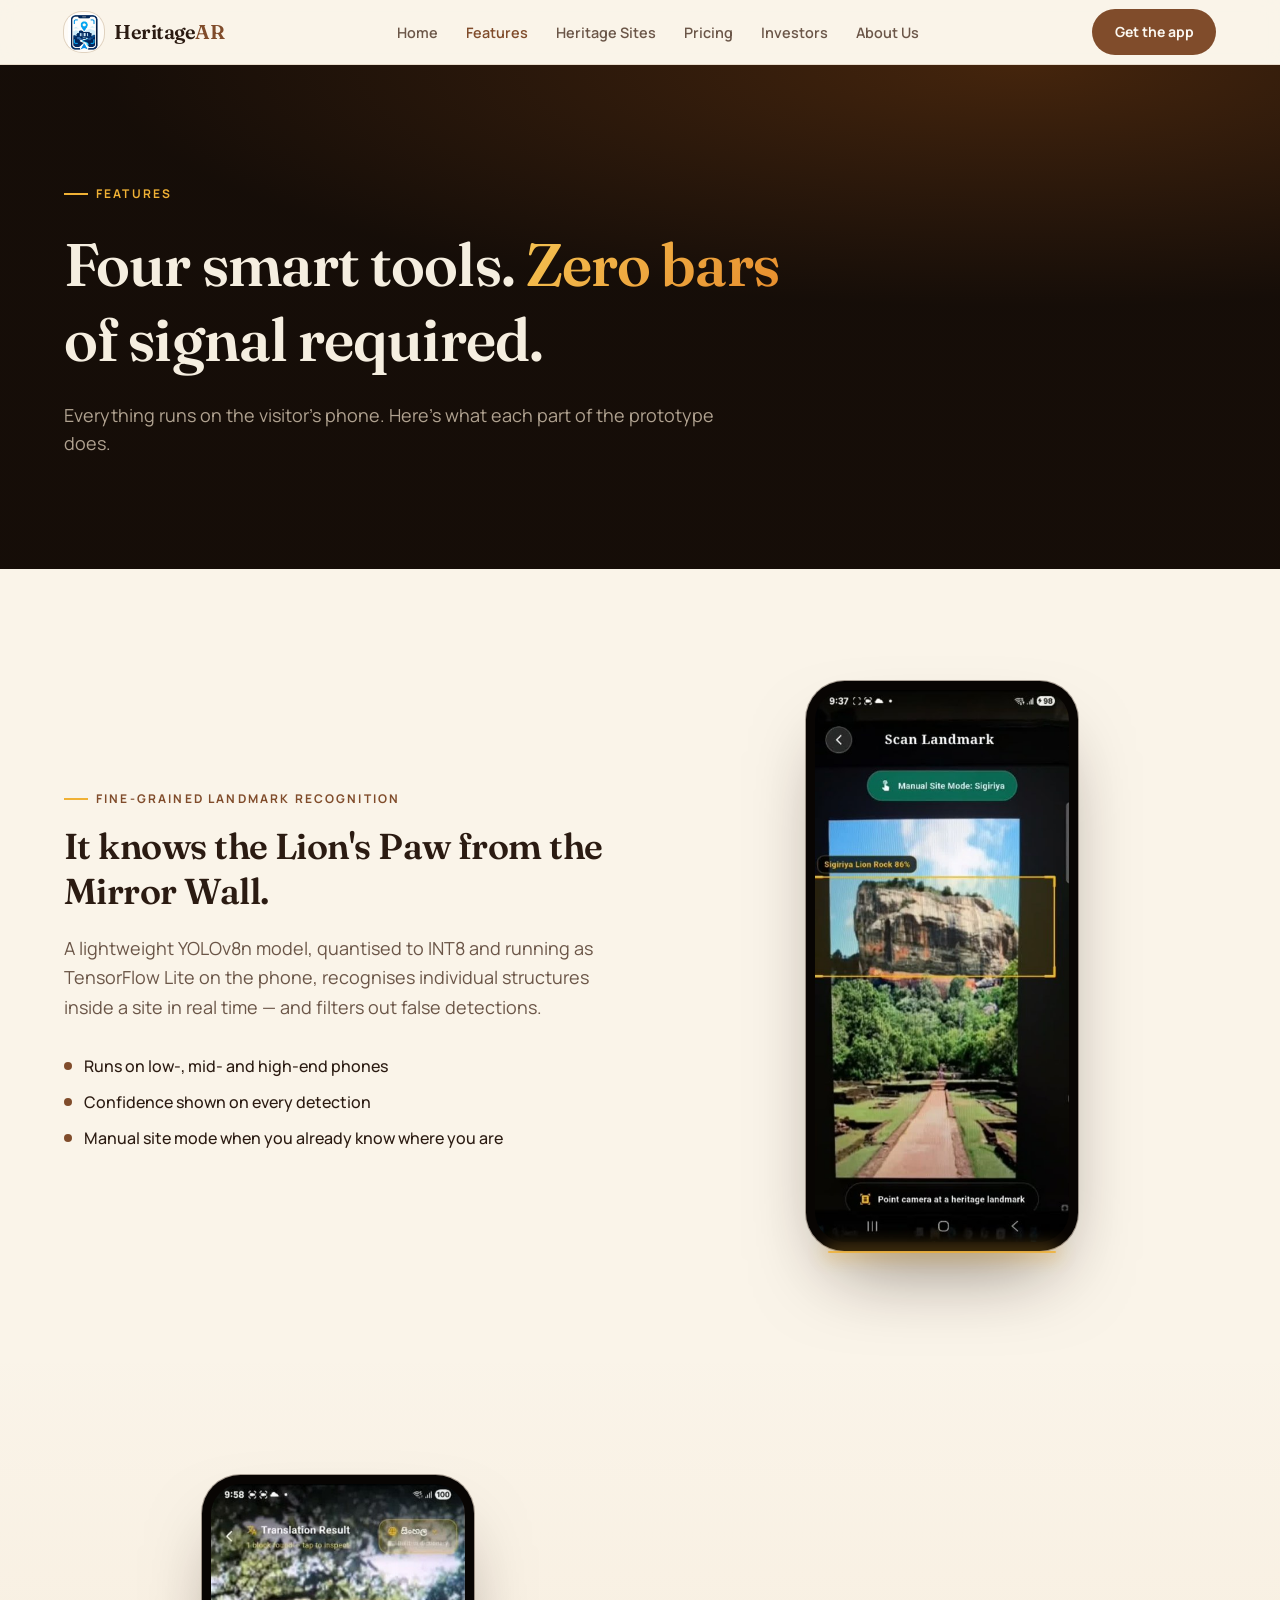
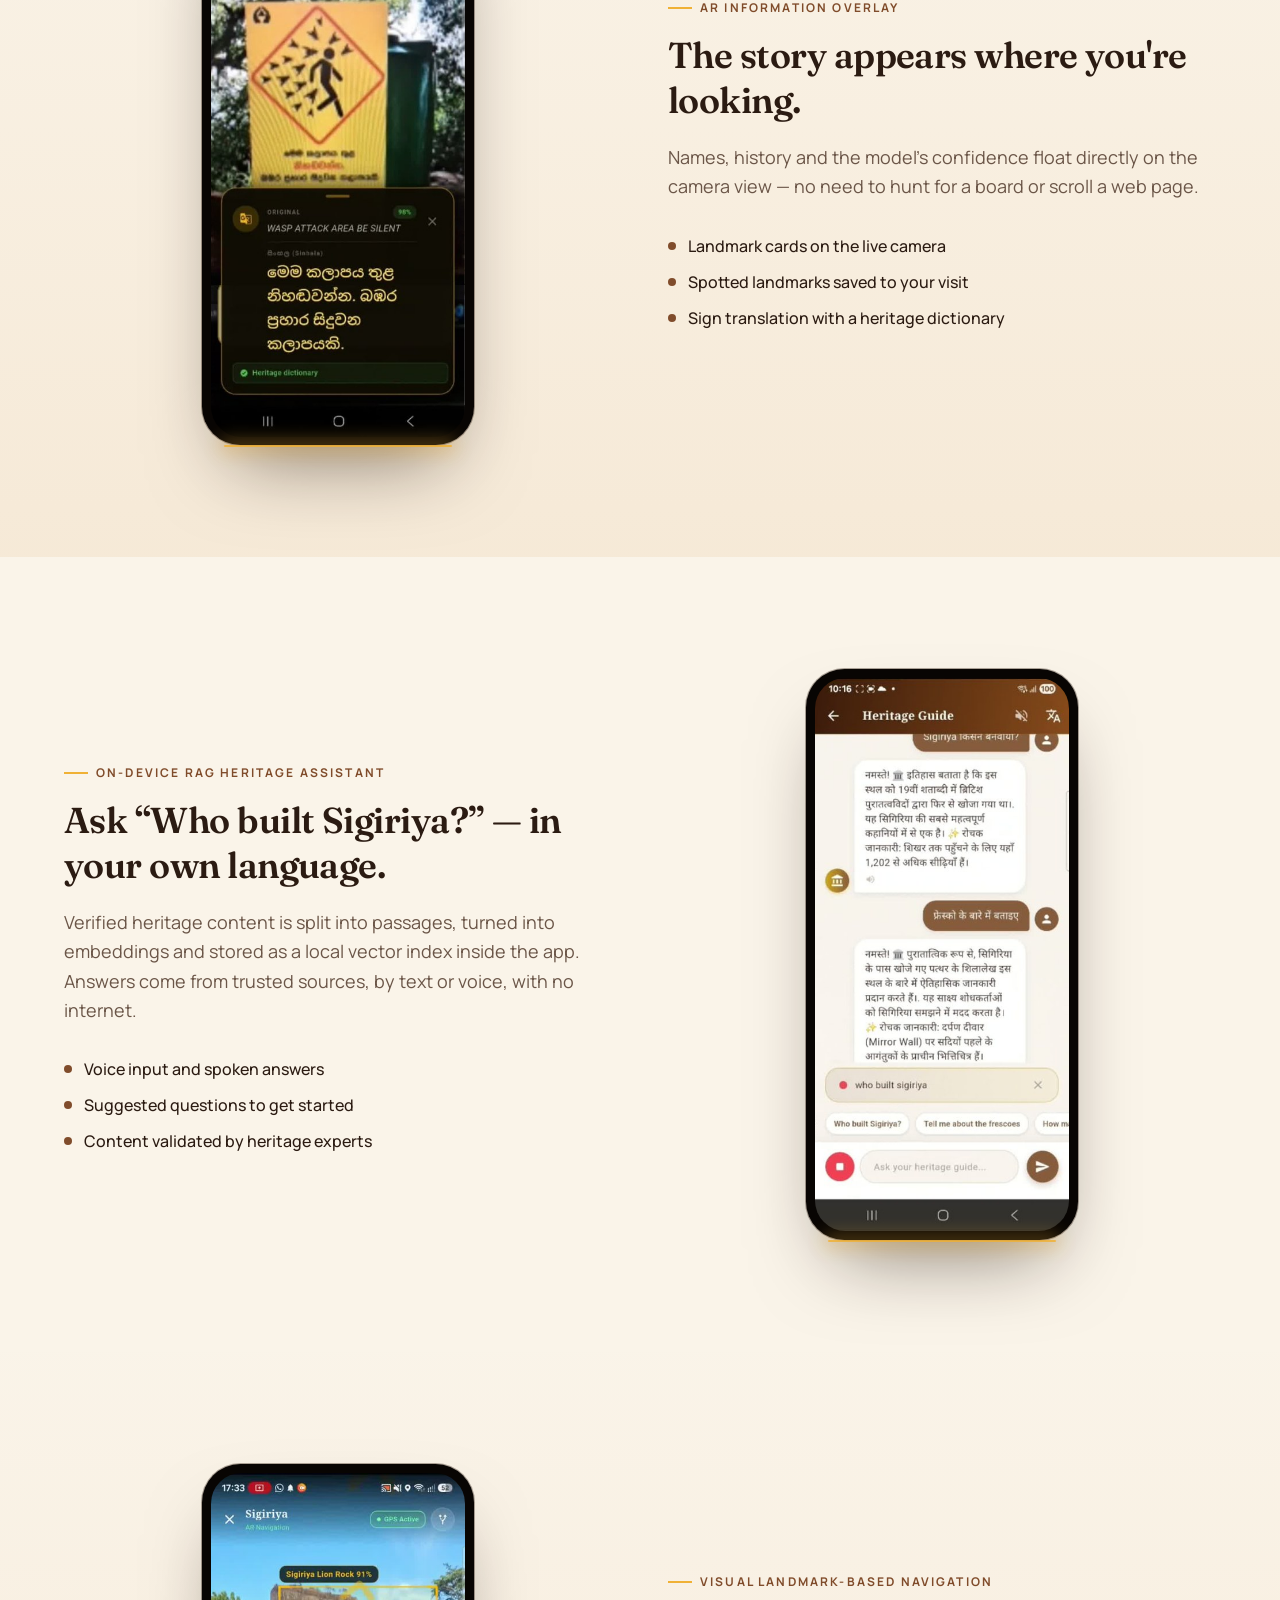
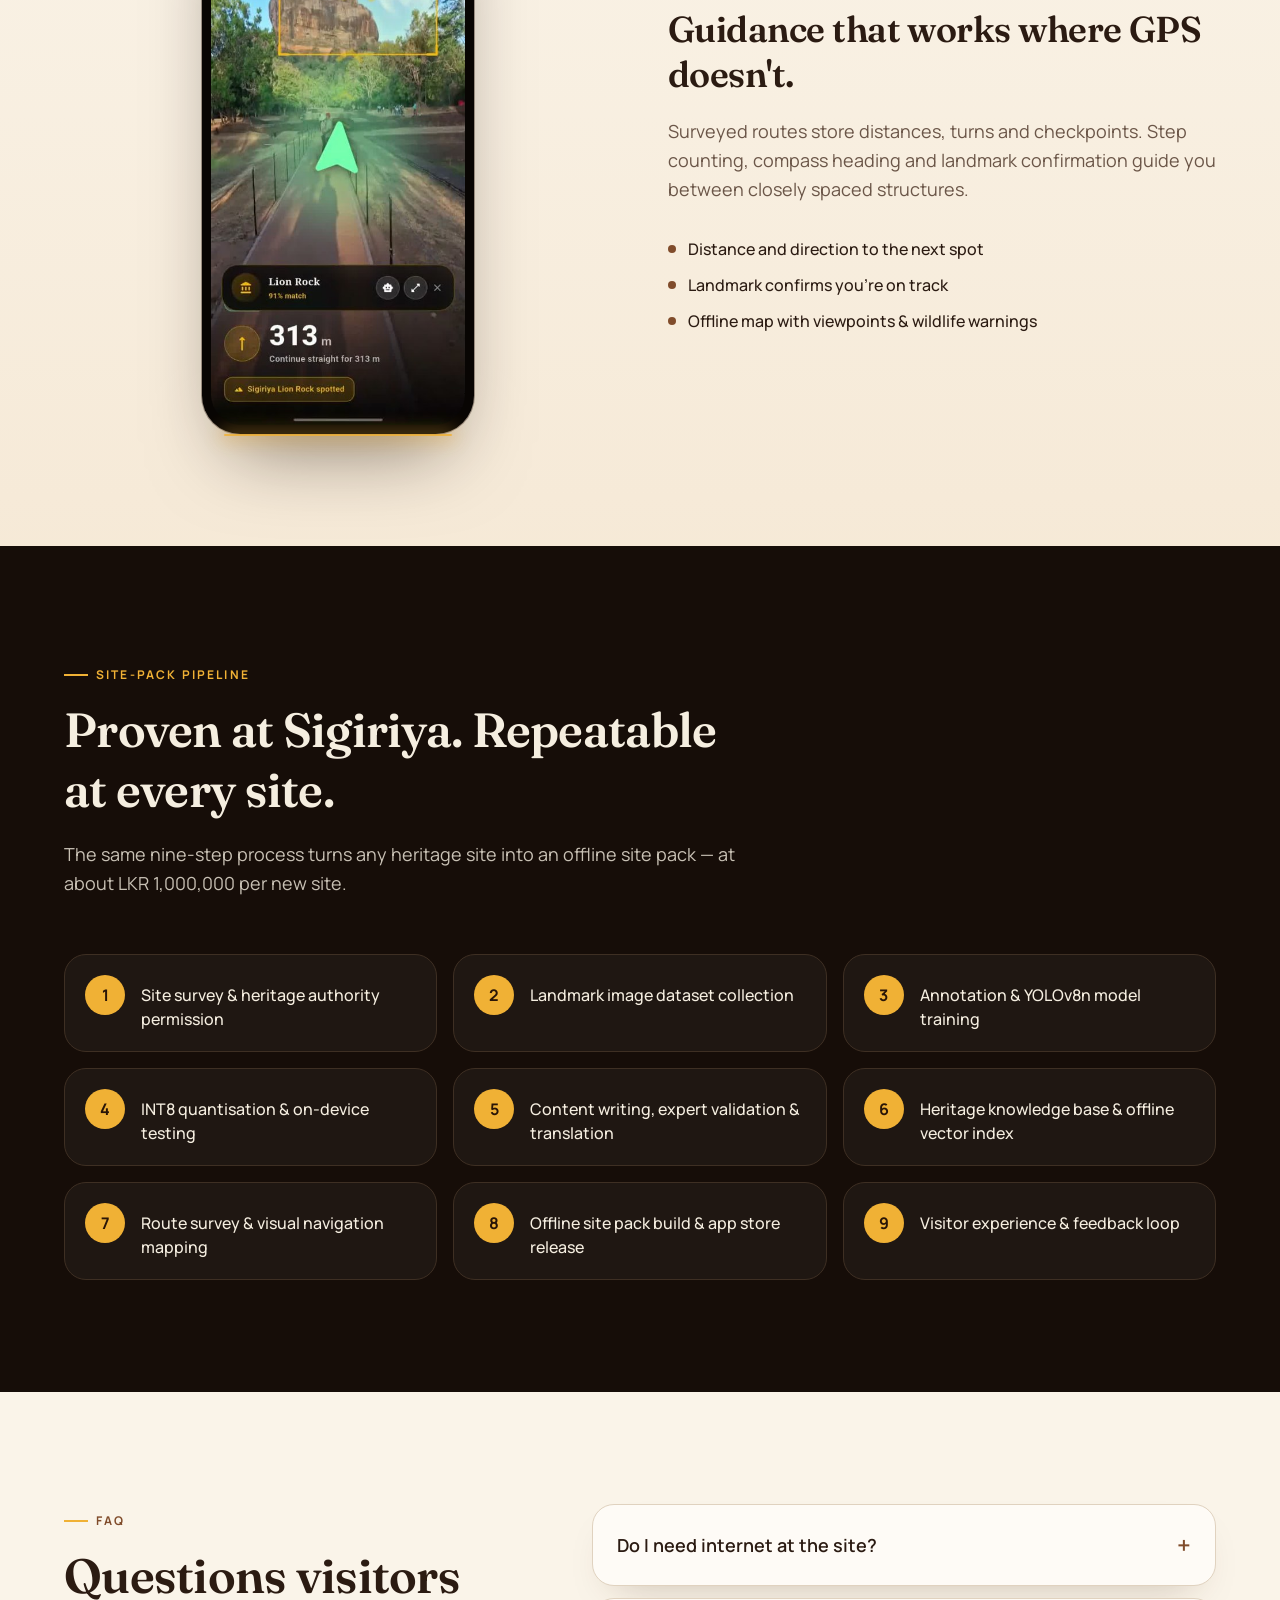
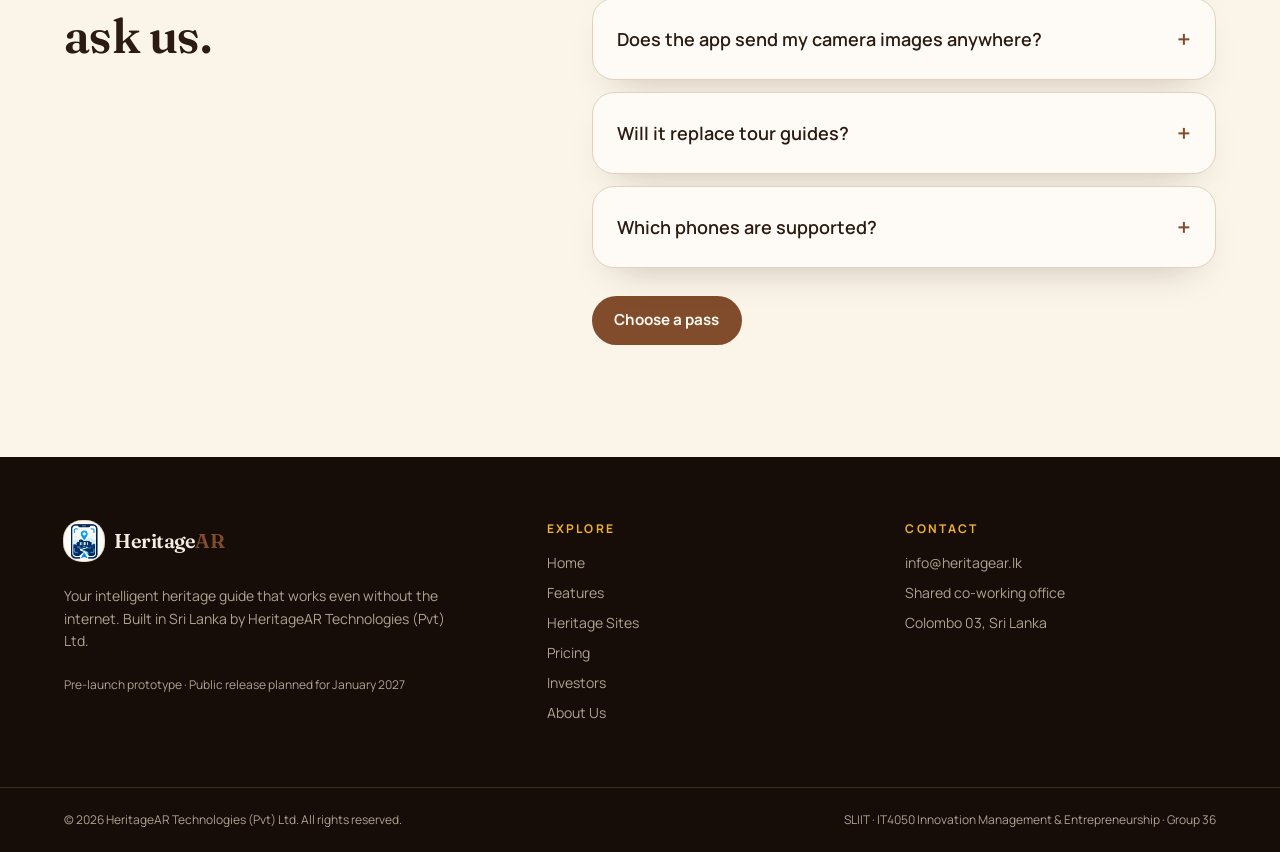
<file: features.html>
<!DOCTYPE html>
<html lang="en">
<head>
<meta charset="utf-8">
<meta name="viewport" content="width=device-width, initial-scale=1">
<title>Features — HeritageAR Offline AR Heritage Guide</title>
<meta name="description" content="Landmark recognition, AR overlays, an offline multilingual heritage assistant and visual navigation — see every HeritageAR feature.">
<link rel="icon" href="favicon.ico">
<link rel="preconnect" href="https://fonts.googleapis.com">
<link rel="preconnect" href="https://fonts.gstatic.com" crossorigin>
<link rel="stylesheet" href="https://fonts.googleapis.com/css2?family=Fraunces:opsz,wght@9..144,400;9..144,600;9..144,700&family=Manrope:wght@400;500;600;700;800&display=swap">
<link rel="stylesheet" href="style.css">
</head>
<body>
<div class="flex min-h-screen flex-col" data-tsd-source="/src/routes/__root.tsx:136:7"><header class="sticky top-0 z-50 border-b border-border/70 bg-background/85 backdrop-blur-md" data-tsd-source="/src/components/site/SiteHeader.tsx:28:5"><nav aria-label="Primary" class="container-site flex h-16 items-center justify-between gap-6" data-tsd-source="/src/components/site/SiteHeader.tsx:29:7"><a class="inline-flex items-center gap-2.5" aria-label="HeritageAR home" data-tsd-source="/src/components/site/SiteHeader.tsx:15:5" href="index.html"><span class="grid h-10 w-10 place-items-center overflow-hidden rounded-xl bg-card ring-1 ring-border" data-tsd-source="/src/components/site/SiteHeader.tsx:16:7"><img src="images/heritagear-logo-icon.png" alt="" class="h-9 w-9 object-contain" data-tsd-source="/src/components/site/SiteHeader.tsx:17:9"></span><span class="font-display text-xl font-semibold tracking-tight" data-tsd-source="/src/components/site/SiteHeader.tsx:19:7">Heritage<span class="text-primary" data-tsd-source="/src/components/site/SiteHeader.tsx:20:17">AR</span></span></a><ul class="hidden items-center gap-7 lg:flex" data-tsd-source="/src/components/site/SiteHeader.tsx:31:9"><li data-tsd-source="/src/components/site/SiteHeader.tsx:33:13"><a class="nav-link" data-tsd-source="/src/components/site/SiteHeader.tsx:34:15" href="index.html">Home</a></li><li data-tsd-source="/src/components/site/SiteHeader.tsx:33:13"><a class="nav-link nav-link active" data-tsd-source="/src/components/site/SiteHeader.tsx:34:15" href="features.html" data-status="active" aria-current="page">Features</a></li><li data-tsd-source="/src/components/site/SiteHeader.tsx:33:13"><a class="nav-link" data-tsd-source="/src/components/site/SiteHeader.tsx:34:15" href="sites.html">Heritage Sites</a></li><li data-tsd-source="/src/components/site/SiteHeader.tsx:33:13"><a class="nav-link" data-tsd-source="/src/components/site/SiteHeader.tsx:34:15" href="pricing.html">Pricing</a></li><li data-tsd-source="/src/components/site/SiteHeader.tsx:33:13"><a class="nav-link" data-tsd-source="/src/components/site/SiteHeader.tsx:34:15" href="investors.html">Investors</a></li><li data-tsd-source="/src/components/site/SiteHeader.tsx:33:13"><a class="nav-link" data-tsd-source="/src/components/site/SiteHeader.tsx:34:15" href="about.html">About Us</a></li></ul><div class="hidden lg:block" data-tsd-source="/src/components/site/SiteHeader.tsx:45:9"><a class="btn btn-primary text-sm" data-tsd-source="/src/components/site/SiteHeader.tsx:46:11" href="pricing.html">Get the app</a></div><details class="mobile-nav relative lg:hidden" data-tsd-source="/src/components/site/SiteHeader.tsx:50:9"><summary class="btn btn-outline px-4 py-2 text-sm" aria-label="Open menu" data-tsd-source="/src/components/site/SiteHeader.tsx:51:11">Menu</summary><ul class="card-heritage absolute right-0 mt-3 w-56 p-2" data-tsd-source="/src/components/site/SiteHeader.tsx:54:11"><li data-tsd-source="/src/components/site/SiteHeader.tsx:56:15"><a class="block rounded-lg px-3 py-2.5 text-sm font-semibold hover:bg-muted" data-tsd-source="/src/components/site/SiteHeader.tsx:57:17" href="index.html">Home</a></li><li data-tsd-source="/src/components/site/SiteHeader.tsx:56:15"><a class="block rounded-lg px-3 py-2.5 text-sm font-semibold hover:bg-muted active" data-tsd-source="/src/components/site/SiteHeader.tsx:57:17" href="features.html" data-status="active" aria-current="page">Features</a></li><li data-tsd-source="/src/components/site/SiteHeader.tsx:56:15"><a class="block rounded-lg px-3 py-2.5 text-sm font-semibold hover:bg-muted" data-tsd-source="/src/components/site/SiteHeader.tsx:57:17" href="sites.html">Heritage Sites</a></li><li data-tsd-source="/src/components/site/SiteHeader.tsx:56:15"><a class="block rounded-lg px-3 py-2.5 text-sm font-semibold hover:bg-muted" data-tsd-source="/src/components/site/SiteHeader.tsx:57:17" href="pricing.html">Pricing</a></li><li data-tsd-source="/src/components/site/SiteHeader.tsx:56:15"><a class="block rounded-lg px-3 py-2.5 text-sm font-semibold hover:bg-muted" data-tsd-source="/src/components/site/SiteHeader.tsx:57:17" href="investors.html">Investors</a></li><li data-tsd-source="/src/components/site/SiteHeader.tsx:56:15"><a class="block rounded-lg px-3 py-2.5 text-sm font-semibold hover:bg-muted" data-tsd-source="/src/components/site/SiteHeader.tsx:57:17" href="about.html">About Us</a></li></ul></details></nav></header><main id="main" class="flex-1" data-tsd-source="/src/routes/__root.tsx:138:9"><!--$--><section class="on-night bg-night-glow" data-tsd-source="/src/routes/features.tsx:96:7"><div class="container-site py-20 md:py-28" data-tsd-source="/src/routes/features.tsx:97:9"><span class="eyebrow" data-tsd-source="/src/routes/features.tsx:98:11">Features</span><h1 class="mt-6 max-w-3xl text-4xl font-semibold leading-tight md:text-6xl" data-tsd-source="/src/routes/features.tsx:99:11">Four smart tools. <span class="text-lamp" data-tsd-source="/src/routes/features.tsx:100:31">Zero bars</span> of signal required.</h1><p class="mt-6 max-w-2xl text-lg text-night-muted" data-tsd-source="/src/routes/features.tsx:102:11">Everything runs on the visitor's phone. Here's what each part of the prototype does.</p></div></section><section class="section " data-tsd-source="/src/routes/features.tsx:109:9"><div class="container-site grid items-center gap-14 lg:grid-cols-2" data-tsd-source="/src/routes/features.tsx:110:11"><div class="" data-tsd-source="/src/routes/features.tsx:111:13"><span class="eyebrow" data-tsd-source="/src/routes/features.tsx:112:15">Fine-grained landmark recognition</span><h2 class="mt-4 text-3xl font-semibold leading-tight md:text-4xl" data-tsd-source="/src/routes/features.tsx:113:15">It knows the Lion's Paw from the Mirror Wall.</h2><p class="mt-5 text-lg leading-relaxed text-muted-foreground" data-tsd-source="/src/routes/features.tsx:114:15">A lightweight YOLOv8n model, quantised to INT8 and running as TensorFlow Lite on the phone, recognises individual structures inside a site in real time — and filters out false detections.</p><ul class="mt-8 space-y-3" data-tsd-source="/src/routes/features.tsx:115:15"><li class="flex gap-3" data-tsd-source="/src/routes/features.tsx:117:19"><span class="mt-2 h-2 w-2 shrink-0 rounded-full bg-primary" data-tsd-source="/src/routes/features.tsx:118:21"></span><span class="font-medium" data-tsd-source="/src/routes/features.tsx:119:21">Runs on low-, mid- and high-end phones</span></li><li class="flex gap-3" data-tsd-source="/src/routes/features.tsx:117:19"><span class="mt-2 h-2 w-2 shrink-0 rounded-full bg-primary" data-tsd-source="/src/routes/features.tsx:118:21"></span><span class="font-medium" data-tsd-source="/src/routes/features.tsx:119:21">Confidence shown on every detection</span></li><li class="flex gap-3" data-tsd-source="/src/routes/features.tsx:117:19"><span class="mt-2 h-2 w-2 shrink-0 rounded-full bg-primary" data-tsd-source="/src/routes/features.tsx:118:21"></span><span class="font-medium" data-tsd-source="/src/routes/features.tsx:119:21">Manual site mode when you already know where you are</span></li></ul></div><div class="scan-frame mx-auto w-full max-w-[17rem]" data-tsd-source="/src/routes/features.tsx:124:13"><div class="phone " data-tsd-source="/src/components/site/PhoneFrame.tsx:15:5"><img src="images/heritagear-scan-manual.jpg" alt="Lion Rock detected at 86% in manual Sigiriya mode" loading="lazy" data-tsd-source="/src/components/site/PhoneFrame.tsx:16:7"></div></div></div></section><section class="section bg-paper" data-tsd-source="/src/routes/features.tsx:109:9"><div class="container-site grid items-center gap-14 lg:grid-cols-2" data-tsd-source="/src/routes/features.tsx:110:11"><div class="lg:order-2" data-tsd-source="/src/routes/features.tsx:111:13"><span class="eyebrow" data-tsd-source="/src/routes/features.tsx:112:15">AR information overlay</span><h2 class="mt-4 text-3xl font-semibold leading-tight md:text-4xl" data-tsd-source="/src/routes/features.tsx:113:15">The story appears where you're looking.</h2><p class="mt-5 text-lg leading-relaxed text-muted-foreground" data-tsd-source="/src/routes/features.tsx:114:15">Names, history and the model's confidence float directly on the camera view — no need to hunt for a board or scroll a web page.</p><ul class="mt-8 space-y-3" data-tsd-source="/src/routes/features.tsx:115:15"><li class="flex gap-3" data-tsd-source="/src/routes/features.tsx:117:19"><span class="mt-2 h-2 w-2 shrink-0 rounded-full bg-primary" data-tsd-source="/src/routes/features.tsx:118:21"></span><span class="font-medium" data-tsd-source="/src/routes/features.tsx:119:21">Landmark cards on the live camera</span></li><li class="flex gap-3" data-tsd-source="/src/routes/features.tsx:117:19"><span class="mt-2 h-2 w-2 shrink-0 rounded-full bg-primary" data-tsd-source="/src/routes/features.tsx:118:21"></span><span class="font-medium" data-tsd-source="/src/routes/features.tsx:119:21">Spotted landmarks saved to your visit</span></li><li class="flex gap-3" data-tsd-source="/src/routes/features.tsx:117:19"><span class="mt-2 h-2 w-2 shrink-0 rounded-full bg-primary" data-tsd-source="/src/routes/features.tsx:118:21"></span><span class="font-medium" data-tsd-source="/src/routes/features.tsx:119:21">Sign translation with a heritage dictionary</span></li></ul></div><div class="scan-frame mx-auto w-full max-w-[17rem]" data-tsd-source="/src/routes/features.tsx:124:13"><div class="phone " data-tsd-source="/src/components/site/PhoneFrame.tsx:15:5"><img src="images/heritagear-sign-translate.jpg" alt="Warning sign translated to Sinhala inside the app" loading="lazy" data-tsd-source="/src/components/site/PhoneFrame.tsx:16:7"></div></div></div></section><section class="section " data-tsd-source="/src/routes/features.tsx:109:9"><div class="container-site grid items-center gap-14 lg:grid-cols-2" data-tsd-source="/src/routes/features.tsx:110:11"><div class="" data-tsd-source="/src/routes/features.tsx:111:13"><span class="eyebrow" data-tsd-source="/src/routes/features.tsx:112:15">On-device RAG heritage assistant</span><h2 class="mt-4 text-3xl font-semibold leading-tight md:text-4xl" data-tsd-source="/src/routes/features.tsx:113:15">Ask “Who built Sigiriya?” — in your own language.</h2><p class="mt-5 text-lg leading-relaxed text-muted-foreground" data-tsd-source="/src/routes/features.tsx:114:15">Verified heritage content is split into passages, turned into embeddings and stored as a local vector index inside the app. Answers come from trusted sources, by text or voice, with no internet.</p><ul class="mt-8 space-y-3" data-tsd-source="/src/routes/features.tsx:115:15"><li class="flex gap-3" data-tsd-source="/src/routes/features.tsx:117:19"><span class="mt-2 h-2 w-2 shrink-0 rounded-full bg-primary" data-tsd-source="/src/routes/features.tsx:118:21"></span><span class="font-medium" data-tsd-source="/src/routes/features.tsx:119:21">Voice input and spoken answers</span></li><li class="flex gap-3" data-tsd-source="/src/routes/features.tsx:117:19"><span class="mt-2 h-2 w-2 shrink-0 rounded-full bg-primary" data-tsd-source="/src/routes/features.tsx:118:21"></span><span class="font-medium" data-tsd-source="/src/routes/features.tsx:119:21">Suggested questions to get started</span></li><li class="flex gap-3" data-tsd-source="/src/routes/features.tsx:117:19"><span class="mt-2 h-2 w-2 shrink-0 rounded-full bg-primary" data-tsd-source="/src/routes/features.tsx:118:21"></span><span class="font-medium" data-tsd-source="/src/routes/features.tsx:119:21">Content validated by heritage experts</span></li></ul></div><div class="scan-frame mx-auto w-full max-w-[17rem]" data-tsd-source="/src/routes/features.tsx:124:13"><div class="phone " data-tsd-source="/src/components/site/PhoneFrame.tsx:15:5"><img src="images/heritagear-guide-chat-voice.jpg" alt="Heritage Guide chat with voice input" loading="lazy" data-tsd-source="/src/components/site/PhoneFrame.tsx:16:7"></div></div></div></section><section class="section bg-paper" data-tsd-source="/src/routes/features.tsx:109:9"><div class="container-site grid items-center gap-14 lg:grid-cols-2" data-tsd-source="/src/routes/features.tsx:110:11"><div class="lg:order-2" data-tsd-source="/src/routes/features.tsx:111:13"><span class="eyebrow" data-tsd-source="/src/routes/features.tsx:112:15">Visual landmark-based navigation</span><h2 class="mt-4 text-3xl font-semibold leading-tight md:text-4xl" data-tsd-source="/src/routes/features.tsx:113:15">Guidance that works where GPS doesn't.</h2><p class="mt-5 text-lg leading-relaxed text-muted-foreground" data-tsd-source="/src/routes/features.tsx:114:15">Surveyed routes store distances, turns and checkpoints. Step counting, compass heading and landmark confirmation guide you between closely spaced structures.</p><ul class="mt-8 space-y-3" data-tsd-source="/src/routes/features.tsx:115:15"><li class="flex gap-3" data-tsd-source="/src/routes/features.tsx:117:19"><span class="mt-2 h-2 w-2 shrink-0 rounded-full bg-primary" data-tsd-source="/src/routes/features.tsx:118:21"></span><span class="font-medium" data-tsd-source="/src/routes/features.tsx:119:21">Distance and direction to the next spot</span></li><li class="flex gap-3" data-tsd-source="/src/routes/features.tsx:117:19"><span class="mt-2 h-2 w-2 shrink-0 rounded-full bg-primary" data-tsd-source="/src/routes/features.tsx:118:21"></span><span class="font-medium" data-tsd-source="/src/routes/features.tsx:119:21">Landmark confirms you're on track</span></li><li class="flex gap-3" data-tsd-source="/src/routes/features.tsx:117:19"><span class="mt-2 h-2 w-2 shrink-0 rounded-full bg-primary" data-tsd-source="/src/routes/features.tsx:118:21"></span><span class="font-medium" data-tsd-source="/src/routes/features.tsx:119:21">Offline map with viewpoints &amp; wildlife warnings</span></li></ul></div><div class="scan-frame mx-auto w-full max-w-[17rem]" data-tsd-source="/src/routes/features.tsx:124:13"><div class="phone " data-tsd-source="/src/components/site/PhoneFrame.tsx:15:5"><img src="images/heritagear-ar-navigation.jpg" alt="AR navigation showing 313 m to Lion Rock" loading="lazy" data-tsd-source="/src/components/site/PhoneFrame.tsx:16:7"></div></div></div></section><section class="section on-night bg-night" data-tsd-source="/src/routes/features.tsx:131:7"><div class="container-site" data-tsd-source="/src/routes/features.tsx:132:9"><div class="max-w-2xl" data-tsd-source="/src/components/site/SectionHeading.tsx:15:5"><span class="eyebrow" data-tsd-source="/src/components/site/SectionHeading.tsx:16:7">Site-pack pipeline</span><h2 class="mt-4 text-3xl font-semibold leading-tight md:text-5xl" data-tsd-source="/src/components/site/SectionHeading.tsx:17:7">Proven at Sigiriya. Repeatable at every site.</h2><p class="mt-5 text-lg leading-relaxed opacity-80" data-tsd-source="/src/components/site/SectionHeading.tsx:18:20">The same nine-step process turns any heritage site into an offline site pack — at about LKR 1,000,000 per new site.</p></div><ol class="mt-14 grid gap-4 sm:grid-cols-2 lg:grid-cols-3" data-tsd-source="/src/routes/features.tsx:137:11"><li class="card-night flex items-start gap-4 p-5" data-tsd-source="/src/routes/features.tsx:139:15"><span class="grid h-10 w-10 shrink-0 place-items-center rounded-full bg-gold font-bold text-gold-foreground" data-tsd-source="/src/routes/features.tsx:140:17">1</span><span class="pt-2 font-medium" data-tsd-source="/src/routes/features.tsx:143:17">Site survey &amp; heritage authority permission</span></li><li class="card-night flex items-start gap-4 p-5" data-tsd-source="/src/routes/features.tsx:139:15"><span class="grid h-10 w-10 shrink-0 place-items-center rounded-full bg-gold font-bold text-gold-foreground" data-tsd-source="/src/routes/features.tsx:140:17">2</span><span class="pt-2 font-medium" data-tsd-source="/src/routes/features.tsx:143:17">Landmark image dataset collection</span></li><li class="card-night flex items-start gap-4 p-5" data-tsd-source="/src/routes/features.tsx:139:15"><span class="grid h-10 w-10 shrink-0 place-items-center rounded-full bg-gold font-bold text-gold-foreground" data-tsd-source="/src/routes/features.tsx:140:17">3</span><span class="pt-2 font-medium" data-tsd-source="/src/routes/features.tsx:143:17">Annotation &amp; YOLOv8n model training</span></li><li class="card-night flex items-start gap-4 p-5" data-tsd-source="/src/routes/features.tsx:139:15"><span class="grid h-10 w-10 shrink-0 place-items-center rounded-full bg-gold font-bold text-gold-foreground" data-tsd-source="/src/routes/features.tsx:140:17">4</span><span class="pt-2 font-medium" data-tsd-source="/src/routes/features.tsx:143:17">INT8 quantisation &amp; on-device testing</span></li><li class="card-night flex items-start gap-4 p-5" data-tsd-source="/src/routes/features.tsx:139:15"><span class="grid h-10 w-10 shrink-0 place-items-center rounded-full bg-gold font-bold text-gold-foreground" data-tsd-source="/src/routes/features.tsx:140:17">5</span><span class="pt-2 font-medium" data-tsd-source="/src/routes/features.tsx:143:17">Content writing, expert validation &amp; translation</span></li><li class="card-night flex items-start gap-4 p-5" data-tsd-source="/src/routes/features.tsx:139:15"><span class="grid h-10 w-10 shrink-0 place-items-center rounded-full bg-gold font-bold text-gold-foreground" data-tsd-source="/src/routes/features.tsx:140:17">6</span><span class="pt-2 font-medium" data-tsd-source="/src/routes/features.tsx:143:17">Heritage knowledge base &amp; offline vector index</span></li><li class="card-night flex items-start gap-4 p-5" data-tsd-source="/src/routes/features.tsx:139:15"><span class="grid h-10 w-10 shrink-0 place-items-center rounded-full bg-gold font-bold text-gold-foreground" data-tsd-source="/src/routes/features.tsx:140:17">7</span><span class="pt-2 font-medium" data-tsd-source="/src/routes/features.tsx:143:17">Route survey &amp; visual navigation mapping</span></li><li class="card-night flex items-start gap-4 p-5" data-tsd-source="/src/routes/features.tsx:139:15"><span class="grid h-10 w-10 shrink-0 place-items-center rounded-full bg-gold font-bold text-gold-foreground" data-tsd-source="/src/routes/features.tsx:140:17">8</span><span class="pt-2 font-medium" data-tsd-source="/src/routes/features.tsx:143:17">Offline site pack build &amp; app store release</span></li><li class="card-night flex items-start gap-4 p-5" data-tsd-source="/src/routes/features.tsx:139:15"><span class="grid h-10 w-10 shrink-0 place-items-center rounded-full bg-gold font-bold text-gold-foreground" data-tsd-source="/src/routes/features.tsx:140:17">9</span><span class="pt-2 font-medium" data-tsd-source="/src/routes/features.tsx:143:17">Visitor experience &amp; feedback loop</span></li></ol></div></section><section class="section" data-tsd-source="/src/routes/features.tsx:150:7"><div class="container-site grid gap-12 lg:grid-cols-[1fr_1.3fr]" data-tsd-source="/src/routes/features.tsx:151:9"><div class="max-w-2xl" data-tsd-source="/src/components/site/SectionHeading.tsx:15:5"><span class="eyebrow" data-tsd-source="/src/components/site/SectionHeading.tsx:16:7">FAQ</span><h2 class="mt-4 text-3xl font-semibold leading-tight md:text-5xl" data-tsd-source="/src/components/site/SectionHeading.tsx:17:7">Questions visitors ask us.</h2></div><div class="space-y-3" data-tsd-source="/src/routes/features.tsx:153:11"><details class="faq card-heritage p-6" data-tsd-source="/src/routes/features.tsx:155:15"><summary class="flex items-center justify-between gap-4 text-lg font-semibold" data-tsd-source="/src/routes/features.tsx:156:17">Do I need internet at the site?<span class="faq-icon text-2xl text-primary transition-transform" data-tsd-source="/src/routes/features.tsx:158:19">+</span></summary><p class="mt-3 leading-relaxed text-muted-foreground" data-tsd-source="/src/routes/features.tsx:160:17">No. Download the site pack over Wi-Fi at home or at your hotel. Recognition, AR, the assistant and navigation then work fully offline.</p></details><details class="faq card-heritage p-6" data-tsd-source="/src/routes/features.tsx:155:15"><summary class="flex items-center justify-between gap-4 text-lg font-semibold" data-tsd-source="/src/routes/features.tsx:156:17">Does the app send my camera images anywhere?<span class="faq-icon text-2xl text-primary transition-transform" data-tsd-source="/src/routes/features.tsx:158:19">+</span></summary><p class="mt-3 leading-relaxed text-muted-foreground" data-tsd-source="/src/routes/features.tsx:160:17">No. All processing happens on your phone. Camera frames and your questions never leave the device.</p></details><details class="faq card-heritage p-6" data-tsd-source="/src/routes/features.tsx:155:15"><summary class="flex items-center justify-between gap-4 text-lg font-semibold" data-tsd-source="/src/routes/features.tsx:156:17">Will it replace tour guides?<span class="faq-icon text-2xl text-primary transition-transform" data-tsd-source="/src/routes/features.tsx:158:19">+</span></summary><p class="mt-3 leading-relaxed text-muted-foreground" data-tsd-source="/src/routes/features.tsx:160:17">No — HeritageAR complements human guides, heritage staff and teachers. Many visitors use it alongside a guide or before a visit.</p></details><details class="faq card-heritage p-6" data-tsd-source="/src/routes/features.tsx:155:15"><summary class="flex items-center justify-between gap-4 text-lg font-semibold" data-tsd-source="/src/routes/features.tsx:156:17">Which phones are supported?<span class="faq-icon text-2xl text-primary transition-transform" data-tsd-source="/src/routes/features.tsx:158:19">+</span></summary><p class="mt-3 leading-relaxed text-muted-foreground" data-tsd-source="/src/routes/features.tsx:160:17">Android and iOS smartphones. We test model speed and accuracy on low-, mid- and high-end devices before every release.</p></details><div class="pt-4" data-tsd-source="/src/routes/features.tsx:163:13"><a class="btn btn-primary" data-tsd-source="/src/routes/features.tsx:164:15" href="pricing.html">Choose a pass</a></div></div></div></section><!--/$--></main><footer class="on-night bg-night text-night-foreground" data-tsd-source="/src/components/site/SiteFooter.tsx:6:5"><div class="container-site grid gap-12 py-16 md:grid-cols-[1.4fr_1fr_1fr]" data-tsd-source="/src/components/site/SiteFooter.tsx:7:7"><div data-tsd-source="/src/components/site/SiteFooter.tsx:8:9"><a class="inline-flex items-center gap-2.5" aria-label="HeritageAR home" data-tsd-source="/src/components/site/SiteHeader.tsx:15:5" href="index.html"><span class="grid h-10 w-10 place-items-center overflow-hidden rounded-xl bg-card ring-1 ring-border" data-tsd-source="/src/components/site/SiteHeader.tsx:16:7"><img src="images/heritagear-logo-icon.png" alt="" class="h-9 w-9 object-contain" data-tsd-source="/src/components/site/SiteHeader.tsx:17:9"></span><span class="font-display text-xl font-semibold tracking-tight" data-tsd-source="/src/components/site/SiteHeader.tsx:19:7">Heritage<span class="text-primary" data-tsd-source="/src/components/site/SiteHeader.tsx:20:17">AR</span></span></a><p class="mt-5 max-w-sm text-sm leading-relaxed text-night-muted" data-tsd-source="/src/components/site/SiteFooter.tsx:10:11">Your intelligent heritage guide that works even without the internet. Built in Sri Lanka by HeritageAR Technologies (Pvt) Ltd.</p><p class="mt-6 text-xs text-night-muted" data-tsd-source="/src/components/site/SiteFooter.tsx:14:11">Pre-launch prototype · Public release planned for January 2027</p></div><div data-tsd-source="/src/components/site/SiteFooter.tsx:18:9"><h3 class="font-sans text-xs font-bold uppercase tracking-[0.18em] text-gold" data-tsd-source="/src/components/site/SiteFooter.tsx:19:11">Explore</h3><ul class="mt-4 space-y-2.5 text-sm" data-tsd-source="/src/components/site/SiteFooter.tsx:22:11"><li data-tsd-source="/src/components/site/SiteFooter.tsx:24:15"><a class="text-night-muted hover:text-night-foreground" data-tsd-source="/src/components/site/SiteFooter.tsx:25:17" href="index.html">Home</a></li><li data-tsd-source="/src/components/site/SiteFooter.tsx:24:15"><a class="text-night-muted hover:text-night-foreground active" data-tsd-source="/src/components/site/SiteFooter.tsx:25:17" href="features.html" data-status="active" aria-current="page">Features</a></li><li data-tsd-source="/src/components/site/SiteFooter.tsx:24:15"><a class="text-night-muted hover:text-night-foreground" data-tsd-source="/src/components/site/SiteFooter.tsx:25:17" href="sites.html">Heritage Sites</a></li><li data-tsd-source="/src/components/site/SiteFooter.tsx:24:15"><a class="text-night-muted hover:text-night-foreground" data-tsd-source="/src/components/site/SiteFooter.tsx:25:17" href="pricing.html">Pricing</a></li><li data-tsd-source="/src/components/site/SiteFooter.tsx:24:15"><a class="text-night-muted hover:text-night-foreground" data-tsd-source="/src/components/site/SiteFooter.tsx:25:17" href="investors.html">Investors</a></li><li data-tsd-source="/src/components/site/SiteFooter.tsx:24:15"><a class="text-night-muted hover:text-night-foreground" data-tsd-source="/src/components/site/SiteFooter.tsx:25:17" href="about.html">About Us</a></li></ul></div><div data-tsd-source="/src/components/site/SiteFooter.tsx:32:9"><h3 class="font-sans text-xs font-bold uppercase tracking-[0.18em] text-gold" data-tsd-source="/src/components/site/SiteFooter.tsx:33:11">Contact</h3><ul class="mt-4 space-y-2.5 text-sm text-night-muted" data-tsd-source="/src/components/site/SiteFooter.tsx:36:11"><li data-tsd-source="/src/components/site/SiteFooter.tsx:37:13"><a href="mailto:info@heritagear.lk" class="hover:text-night-foreground" data-tsd-source="/src/components/site/SiteFooter.tsx:38:15">info@heritagear.lk</a></li><li data-tsd-source="/src/components/site/SiteFooter.tsx:42:13">Shared co-working office</li><li data-tsd-source="/src/components/site/SiteFooter.tsx:43:13">Colombo 03, Sri Lanka</li></ul></div></div><div class="border-t border-night-border" data-tsd-source="/src/components/site/SiteFooter.tsx:47:7"><div class="container-site flex flex-col gap-2 py-6 text-xs text-night-muted sm:flex-row sm:justify-between" data-tsd-source="/src/components/site/SiteFooter.tsx:48:9"><span data-tsd-source="/src/components/site/SiteFooter.tsx:49:11">© 2026 HeritageAR Technologies (Pvt) Ltd. All rights reserved.</span><span data-tsd-source="/src/components/site/SiteFooter.tsx:50:11">SLIIT · IT4050 Innovation Management &amp; Entrepreneurship · Group 36</span></div></div></footer></div>
<script src="motion.js" defer></script></body>
</html>
</file>
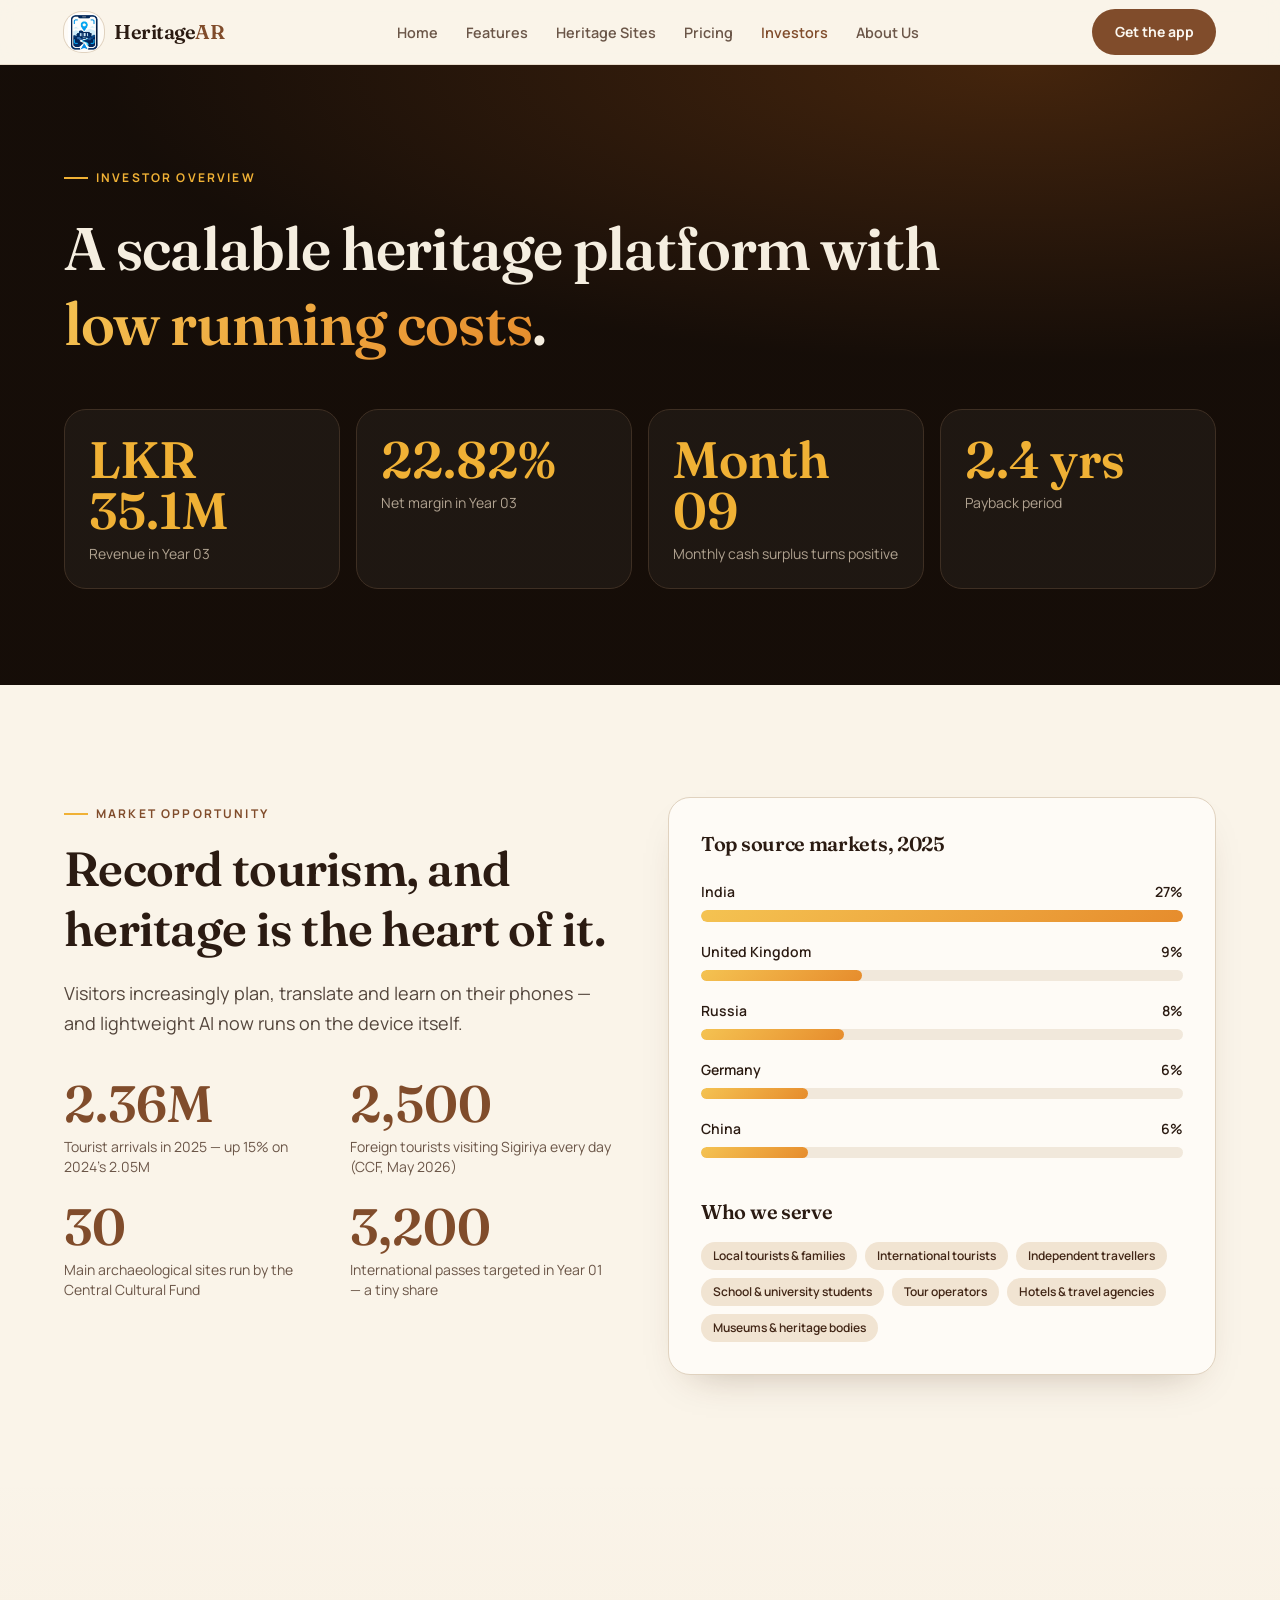
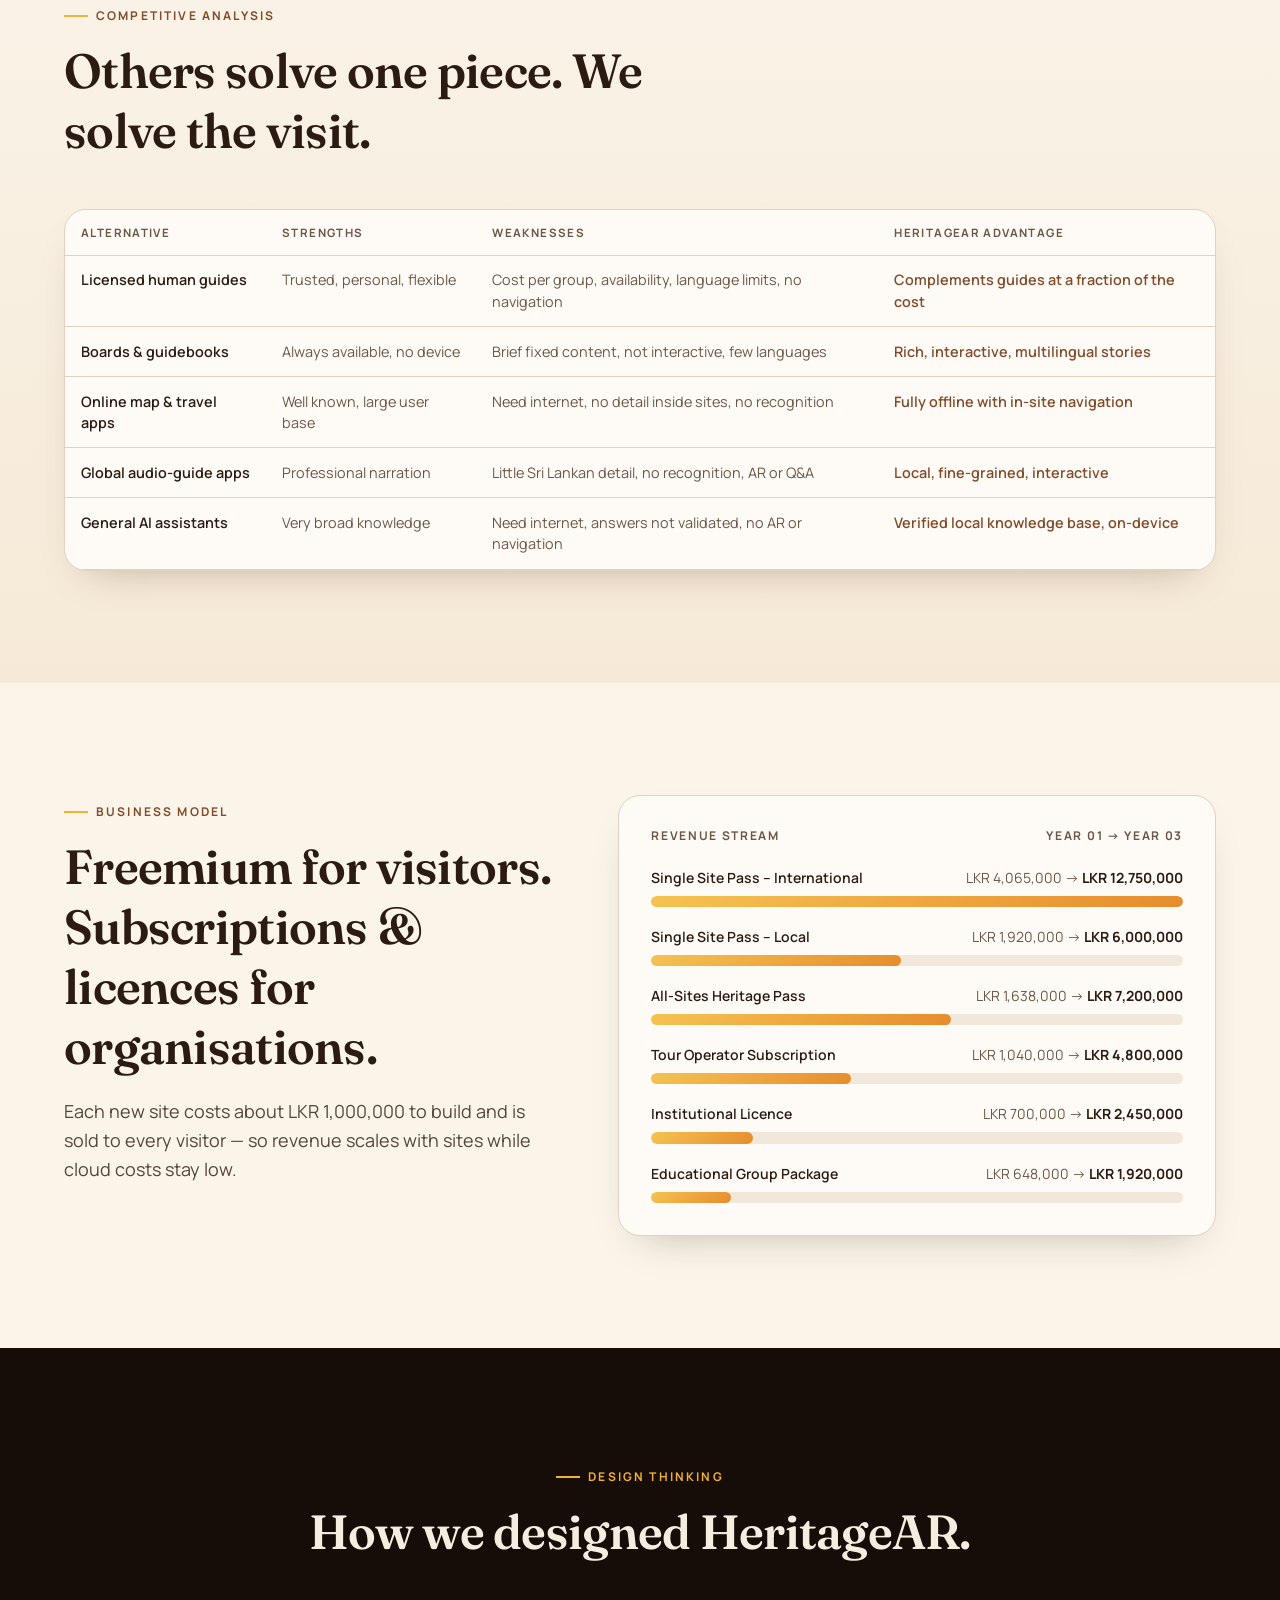
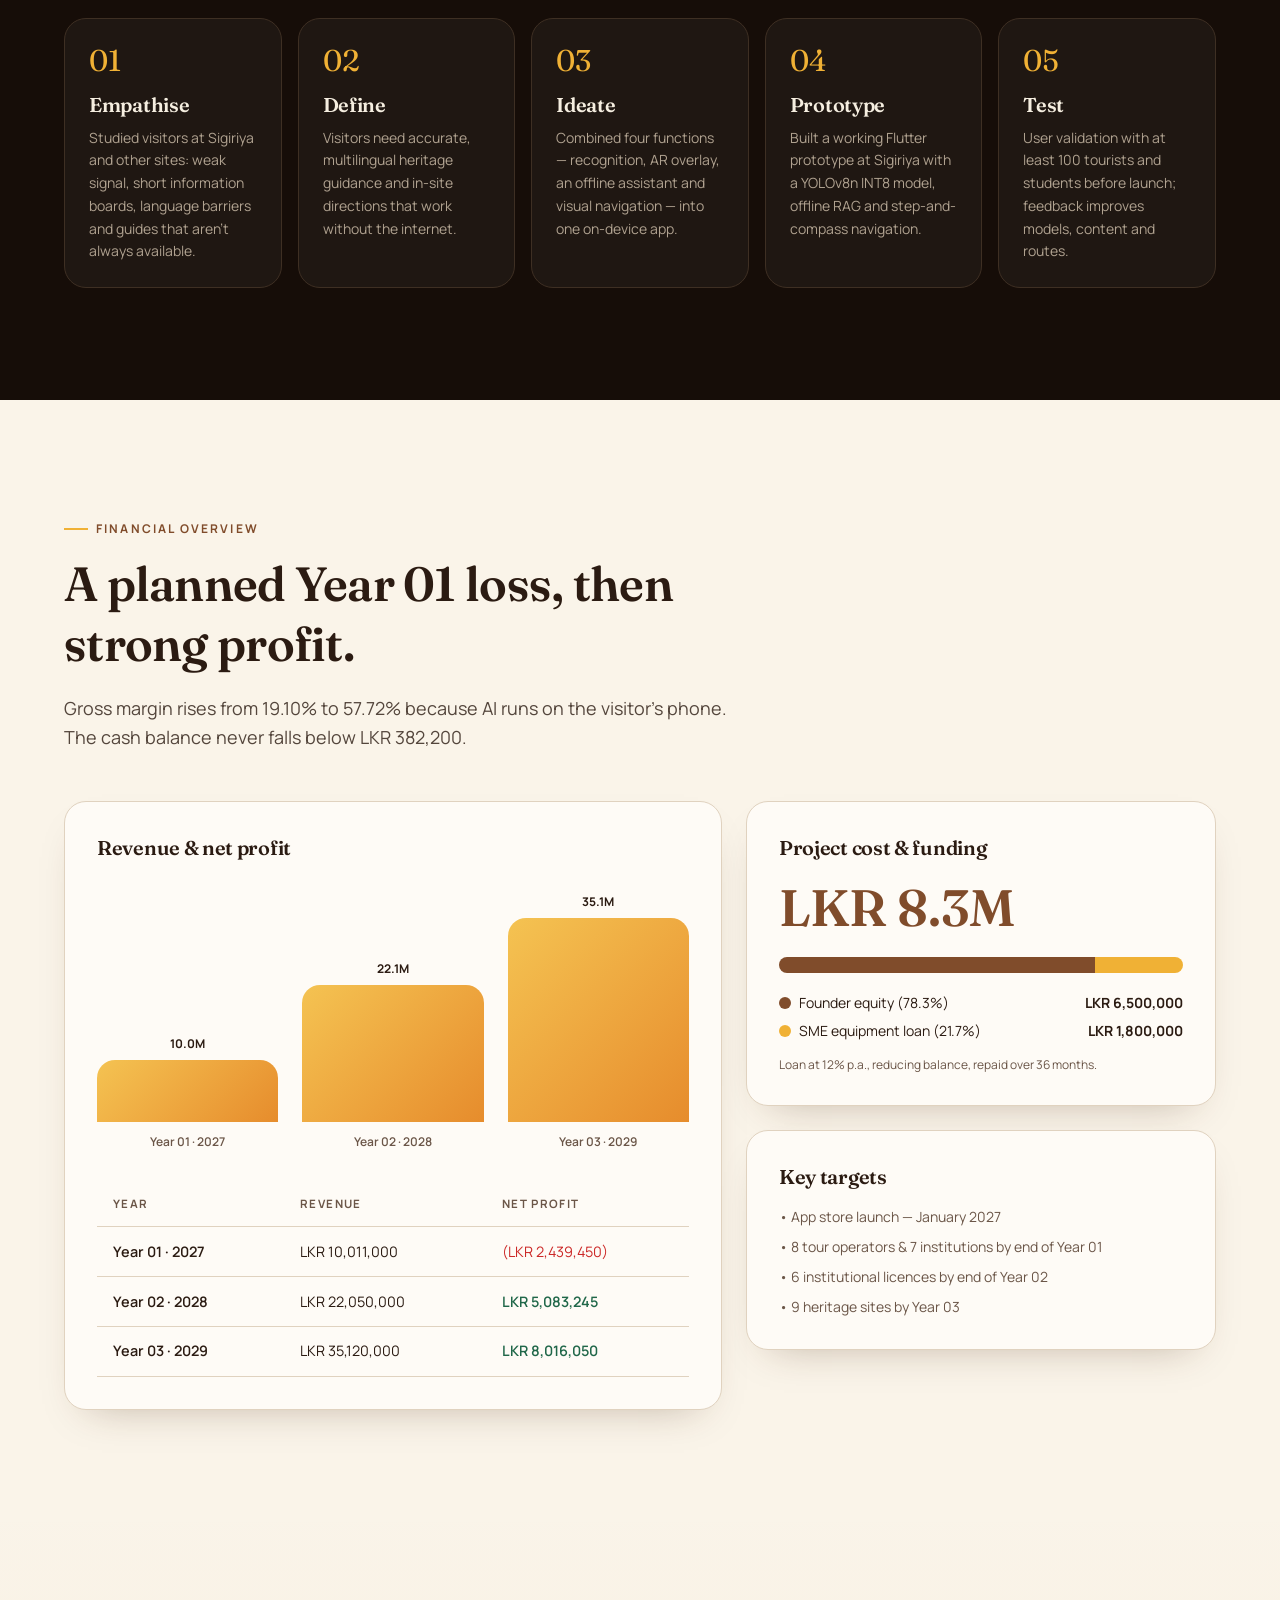
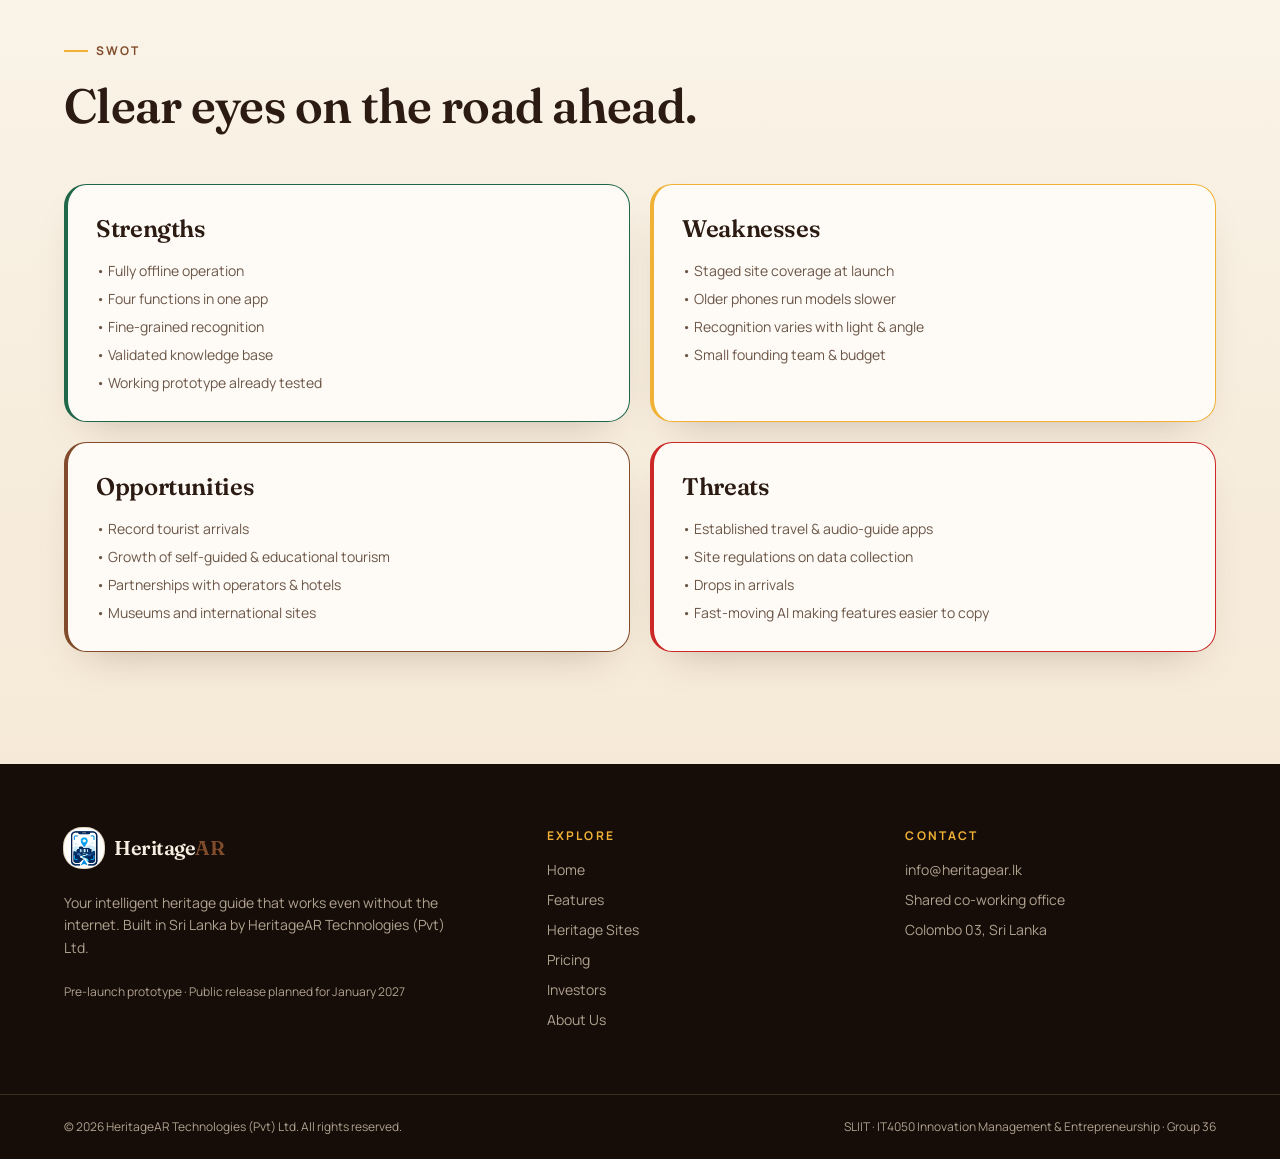
<file: investors.html>
<!DOCTYPE html>
<html lang="en">
<head>
<meta charset="utf-8">
<meta name="viewport" content="width=device-width, initial-scale=1">
<title>For Investors — HeritageAR Market, Model & Financials</title>
<meta name="description" content="HeritageAR market opportunity, competitors, business model, design thinking process and 3-year financial projections.">
<link rel="icon" href="favicon.ico">
<link rel="preconnect" href="https://fonts.googleapis.com">
<link rel="preconnect" href="https://fonts.gstatic.com" crossorigin>
<link rel="stylesheet" href="https://fonts.googleapis.com/css2?family=Fraunces:opsz,wght@9..144,400;9..144,600;9..144,700&family=Manrope:wght@400;500;600;700;800&display=swap">
<link rel="stylesheet" href="style.css">
</head>
<body>
<div class="flex min-h-screen flex-col" data-tsd-source="/src/routes/__root.tsx:136:7"><header class="sticky top-0 z-50 border-b border-border/70 bg-background/85 backdrop-blur-md" data-tsd-source="/src/components/site/SiteHeader.tsx:28:5"><nav aria-label="Primary" class="container-site flex h-16 items-center justify-between gap-6" data-tsd-source="/src/components/site/SiteHeader.tsx:29:7"><a class="inline-flex items-center gap-2.5" aria-label="HeritageAR home" data-tsd-source="/src/components/site/SiteHeader.tsx:15:5" href="index.html"><span class="grid h-10 w-10 place-items-center overflow-hidden rounded-xl bg-card ring-1 ring-border" data-tsd-source="/src/components/site/SiteHeader.tsx:16:7"><img src="images/heritagear-logo-icon.png" alt="" class="h-9 w-9 object-contain" data-tsd-source="/src/components/site/SiteHeader.tsx:17:9"></span><span class="font-display text-xl font-semibold tracking-tight" data-tsd-source="/src/components/site/SiteHeader.tsx:19:7">Heritage<span class="text-primary" data-tsd-source="/src/components/site/SiteHeader.tsx:20:17">AR</span></span></a><ul class="hidden items-center gap-7 lg:flex" data-tsd-source="/src/components/site/SiteHeader.tsx:31:9"><li data-tsd-source="/src/components/site/SiteHeader.tsx:33:13"><a class="nav-link" data-tsd-source="/src/components/site/SiteHeader.tsx:34:15" href="index.html">Home</a></li><li data-tsd-source="/src/components/site/SiteHeader.tsx:33:13"><a class="nav-link" data-tsd-source="/src/components/site/SiteHeader.tsx:34:15" href="features.html">Features</a></li><li data-tsd-source="/src/components/site/SiteHeader.tsx:33:13"><a class="nav-link" data-tsd-source="/src/components/site/SiteHeader.tsx:34:15" href="sites.html">Heritage Sites</a></li><li data-tsd-source="/src/components/site/SiteHeader.tsx:33:13"><a class="nav-link" data-tsd-source="/src/components/site/SiteHeader.tsx:34:15" href="pricing.html">Pricing</a></li><li data-tsd-source="/src/components/site/SiteHeader.tsx:33:13"><a class="nav-link nav-link active" data-tsd-source="/src/components/site/SiteHeader.tsx:34:15" href="investors.html" data-status="active" aria-current="page">Investors</a></li><li data-tsd-source="/src/components/site/SiteHeader.tsx:33:13"><a class="nav-link" data-tsd-source="/src/components/site/SiteHeader.tsx:34:15" href="about.html">About Us</a></li></ul><div class="hidden lg:block" data-tsd-source="/src/components/site/SiteHeader.tsx:45:9"><a class="btn btn-primary text-sm" data-tsd-source="/src/components/site/SiteHeader.tsx:46:11" href="pricing.html">Get the app</a></div><details class="mobile-nav relative lg:hidden" data-tsd-source="/src/components/site/SiteHeader.tsx:50:9"><summary class="btn btn-outline px-4 py-2 text-sm" aria-label="Open menu" data-tsd-source="/src/components/site/SiteHeader.tsx:51:11">Menu</summary><ul class="card-heritage absolute right-0 mt-3 w-56 p-2" data-tsd-source="/src/components/site/SiteHeader.tsx:54:11"><li data-tsd-source="/src/components/site/SiteHeader.tsx:56:15"><a class="block rounded-lg px-3 py-2.5 text-sm font-semibold hover:bg-muted" data-tsd-source="/src/components/site/SiteHeader.tsx:57:17" href="index.html">Home</a></li><li data-tsd-source="/src/components/site/SiteHeader.tsx:56:15"><a class="block rounded-lg px-3 py-2.5 text-sm font-semibold hover:bg-muted" data-tsd-source="/src/components/site/SiteHeader.tsx:57:17" href="features.html">Features</a></li><li data-tsd-source="/src/components/site/SiteHeader.tsx:56:15"><a class="block rounded-lg px-3 py-2.5 text-sm font-semibold hover:bg-muted" data-tsd-source="/src/components/site/SiteHeader.tsx:57:17" href="sites.html">Heritage Sites</a></li><li data-tsd-source="/src/components/site/SiteHeader.tsx:56:15"><a class="block rounded-lg px-3 py-2.5 text-sm font-semibold hover:bg-muted" data-tsd-source="/src/components/site/SiteHeader.tsx:57:17" href="pricing.html">Pricing</a></li><li data-tsd-source="/src/components/site/SiteHeader.tsx:56:15"><a class="block rounded-lg px-3 py-2.5 text-sm font-semibold hover:bg-muted active" data-tsd-source="/src/components/site/SiteHeader.tsx:57:17" href="investors.html" data-status="active" aria-current="page">Investors</a></li><li data-tsd-source="/src/components/site/SiteHeader.tsx:56:15"><a class="block rounded-lg px-3 py-2.5 text-sm font-semibold hover:bg-muted" data-tsd-source="/src/components/site/SiteHeader.tsx:57:17" href="about.html">About Us</a></li></ul></details></nav></header><main id="main" class="flex-1" data-tsd-source="/src/routes/__root.tsx:138:9"><!--$--><section class="on-night bg-night-glow" data-tsd-source="/src/routes/investors.tsx:78:7"><div class="container-site py-20 md:py-24" data-tsd-source="/src/routes/investors.tsx:79:9"><span class="eyebrow" data-tsd-source="/src/routes/investors.tsx:80:11">Investor overview</span><h1 class="mt-6 max-w-4xl text-4xl font-semibold leading-tight md:text-6xl" data-tsd-source="/src/routes/investors.tsx:81:11">A scalable heritage platform with <span class="text-lamp" data-tsd-source="/src/routes/investors.tsx:82:47">low running costs</span>.</h1><div class="mt-12 grid gap-4 sm:grid-cols-2 lg:grid-cols-4" data-tsd-source="/src/routes/investors.tsx:84:11"><div class="card-night p-6" data-tsd-source="/src/routes/investors.tsx:91:15"><p class="stat-number text-gold" data-tsd-source="/src/routes/investors.tsx:92:17">LKR 35.1M</p><p class="mt-2 text-sm text-night-muted" data-tsd-source="/src/routes/investors.tsx:93:17">Revenue in Year 03</p></div><div class="card-night p-6" data-tsd-source="/src/routes/investors.tsx:91:15"><p class="stat-number text-gold" data-tsd-source="/src/routes/investors.tsx:92:17">22.82%</p><p class="mt-2 text-sm text-night-muted" data-tsd-source="/src/routes/investors.tsx:93:17">Net margin in Year 03</p></div><div class="card-night p-6" data-tsd-source="/src/routes/investors.tsx:91:15"><p class="stat-number text-gold" data-tsd-source="/src/routes/investors.tsx:92:17">Month 09</p><p class="mt-2 text-sm text-night-muted" data-tsd-source="/src/routes/investors.tsx:93:17">Monthly cash surplus turns positive</p></div><div class="card-night p-6" data-tsd-source="/src/routes/investors.tsx:91:15"><p class="stat-number text-gold" data-tsd-source="/src/routes/investors.tsx:92:17">2.4 yrs</p><p class="mt-2 text-sm text-night-muted" data-tsd-source="/src/routes/investors.tsx:93:17">Payback period</p></div></div></div></section><section class="section" data-tsd-source="/src/routes/investors.tsx:101:7"><div class="container-site grid gap-14 lg:grid-cols-2" data-tsd-source="/src/routes/investors.tsx:102:9"><div data-tsd-source="/src/routes/investors.tsx:103:11"><div class="max-w-2xl" data-tsd-source="/src/components/site/SectionHeading.tsx:15:5"><span class="eyebrow" data-tsd-source="/src/components/site/SectionHeading.tsx:16:7">Market opportunity</span><h2 class="mt-4 text-3xl font-semibold leading-tight md:text-5xl" data-tsd-source="/src/components/site/SectionHeading.tsx:17:7">Record tourism, and heritage is the heart of it.</h2><p class="mt-5 text-lg leading-relaxed opacity-80" data-tsd-source="/src/components/site/SectionHeading.tsx:18:20">Visitors increasingly plan, translate and learn on their phones — and lightweight AI now runs on the device itself.</p></div><dl class="mt-10 grid grid-cols-2 gap-6" data-tsd-source="/src/routes/investors.tsx:108:13"><div data-tsd-source="/src/routes/investors.tsx:110:17"><dt class="stat-number text-primary" data-tsd-source="/src/routes/investors.tsx:111:19">2.36M</dt><dd class="mt-2 text-sm text-muted-foreground" data-tsd-source="/src/routes/investors.tsx:112:19">Tourist arrivals in 2025 — up 15% on 2024's 2.05M</dd></div><div data-tsd-source="/src/routes/investors.tsx:110:17"><dt class="stat-number text-primary" data-tsd-source="/src/routes/investors.tsx:111:19">2,500</dt><dd class="mt-2 text-sm text-muted-foreground" data-tsd-source="/src/routes/investors.tsx:112:19">Foreign tourists visiting Sigiriya every day (CCF, May 2026)</dd></div><div data-tsd-source="/src/routes/investors.tsx:110:17"><dt class="stat-number text-primary" data-tsd-source="/src/routes/investors.tsx:111:19">30</dt><dd class="mt-2 text-sm text-muted-foreground" data-tsd-source="/src/routes/investors.tsx:112:19">Main archaeological sites run by the Central Cultural Fund</dd></div><div data-tsd-source="/src/routes/investors.tsx:110:17"><dt class="stat-number text-primary" data-tsd-source="/src/routes/investors.tsx:111:19">3,200</dt><dd class="mt-2 text-sm text-muted-foreground" data-tsd-source="/src/routes/investors.tsx:112:19">International passes targeted in Year 01 — a tiny share</dd></div></dl></div><div class="card-heritage p-8" data-tsd-source="/src/routes/investors.tsx:117:11"><h3 class="text-xl font-semibold" data-tsd-source="/src/routes/investors.tsx:118:13">Top source markets, 2025</h3><ul class="mt-6 space-y-5" data-tsd-source="/src/routes/investors.tsx:119:13"><li data-tsd-source="/src/routes/investors.tsx:121:17"><div class="mb-2 flex justify-between text-sm font-semibold" data-tsd-source="/src/routes/investors.tsx:122:19"><span data-tsd-source="/src/routes/investors.tsx:123:21">India</span><span data-tsd-source="/src/routes/investors.tsx:124:21">27<!-- -->%</span></div><div class="bar" data-tsd-source="/src/routes/investors.tsx:126:19"><span style="width:100%" data-tsd-source="/src/routes/investors.tsx:127:21"></span></div></li><li data-tsd-source="/src/routes/investors.tsx:121:17"><div class="mb-2 flex justify-between text-sm font-semibold" data-tsd-source="/src/routes/investors.tsx:122:19"><span data-tsd-source="/src/routes/investors.tsx:123:21">United Kingdom</span><span data-tsd-source="/src/routes/investors.tsx:124:21">9<!-- -->%</span></div><div class="bar" data-tsd-source="/src/routes/investors.tsx:126:19"><span style="width:33.33333333333333%" data-tsd-source="/src/routes/investors.tsx:127:21"></span></div></li><li data-tsd-source="/src/routes/investors.tsx:121:17"><div class="mb-2 flex justify-between text-sm font-semibold" data-tsd-source="/src/routes/investors.tsx:122:19"><span data-tsd-source="/src/routes/investors.tsx:123:21">Russia</span><span data-tsd-source="/src/routes/investors.tsx:124:21">8<!-- -->%</span></div><div class="bar" data-tsd-source="/src/routes/investors.tsx:126:19"><span style="width:29.629629629629626%" data-tsd-source="/src/routes/investors.tsx:127:21"></span></div></li><li data-tsd-source="/src/routes/investors.tsx:121:17"><div class="mb-2 flex justify-between text-sm font-semibold" data-tsd-source="/src/routes/investors.tsx:122:19"><span data-tsd-source="/src/routes/investors.tsx:123:21">Germany</span><span data-tsd-source="/src/routes/investors.tsx:124:21">6<!-- -->%</span></div><div class="bar" data-tsd-source="/src/routes/investors.tsx:126:19"><span style="width:22.22222222222222%" data-tsd-source="/src/routes/investors.tsx:127:21"></span></div></li><li data-tsd-source="/src/routes/investors.tsx:121:17"><div class="mb-2 flex justify-between text-sm font-semibold" data-tsd-source="/src/routes/investors.tsx:122:19"><span data-tsd-source="/src/routes/investors.tsx:123:21">China</span><span data-tsd-source="/src/routes/investors.tsx:124:21">6<!-- -->%</span></div><div class="bar" data-tsd-source="/src/routes/investors.tsx:126:19"><span style="width:22.22222222222222%" data-tsd-source="/src/routes/investors.tsx:127:21"></span></div></li></ul><h3 class="mt-10 text-xl font-semibold" data-tsd-source="/src/routes/investors.tsx:132:13">Who we serve</h3><div class="mt-4 flex flex-wrap gap-2" data-tsd-source="/src/routes/investors.tsx:133:13"><span class="rounded-full bg-secondary px-3 py-1.5 text-xs font-semibold text-secondary-foreground" data-tsd-source="/src/routes/investors.tsx:135:17">Local tourists &amp; families</span><span class="rounded-full bg-secondary px-3 py-1.5 text-xs font-semibold text-secondary-foreground" data-tsd-source="/src/routes/investors.tsx:135:17">International tourists</span><span class="rounded-full bg-secondary px-3 py-1.5 text-xs font-semibold text-secondary-foreground" data-tsd-source="/src/routes/investors.tsx:135:17">Independent travellers</span><span class="rounded-full bg-secondary px-3 py-1.5 text-xs font-semibold text-secondary-foreground" data-tsd-source="/src/routes/investors.tsx:135:17">School &amp; university students</span><span class="rounded-full bg-secondary px-3 py-1.5 text-xs font-semibold text-secondary-foreground" data-tsd-source="/src/routes/investors.tsx:135:17">Tour operators</span><span class="rounded-full bg-secondary px-3 py-1.5 text-xs font-semibold text-secondary-foreground" data-tsd-source="/src/routes/investors.tsx:135:17">Hotels &amp; travel agencies</span><span class="rounded-full bg-secondary px-3 py-1.5 text-xs font-semibold text-secondary-foreground" data-tsd-source="/src/routes/investors.tsx:135:17">Museums &amp; heritage bodies</span></div></div></div></section><section class="section bg-paper" data-tsd-source="/src/routes/investors.tsx:145:7"><div class="container-site" data-tsd-source="/src/routes/investors.tsx:146:9"><div class="max-w-2xl" data-tsd-source="/src/components/site/SectionHeading.tsx:15:5"><span class="eyebrow" data-tsd-source="/src/components/site/SectionHeading.tsx:16:7">Competitive analysis</span><h2 class="mt-4 text-3xl font-semibold leading-tight md:text-5xl" data-tsd-source="/src/components/site/SectionHeading.tsx:17:7">Others solve one piece. We solve the visit.</h2></div><div class="card-heritage mt-12 overflow-x-auto" data-tsd-source="/src/routes/investors.tsx:148:11"><table class="table-heritage min-w-[48rem]" data-tsd-source="/src/routes/investors.tsx:149:13"><thead data-tsd-source="/src/routes/investors.tsx:150:15"><tr data-tsd-source="/src/routes/investors.tsx:151:17"><th data-tsd-source="/src/routes/investors.tsx:152:19">Alternative</th><th data-tsd-source="/src/routes/investors.tsx:153:19">Strengths</th><th data-tsd-source="/src/routes/investors.tsx:154:19">Weaknesses</th><th data-tsd-source="/src/routes/investors.tsx:155:19">HeritageAR advantage</th></tr></thead><tbody data-tsd-source="/src/routes/investors.tsx:158:15"><tr data-tsd-source="/src/routes/investors.tsx:160:19"><td class="font-semibold" data-tsd-source="/src/routes/investors.tsx:161:21">Licensed human guides</td><td class="text-muted-foreground" data-tsd-source="/src/routes/investors.tsx:162:21">Trusted, personal, flexible</td><td class="text-muted-foreground" data-tsd-source="/src/routes/investors.tsx:163:21">Cost per group, availability, language limits, no navigation</td><td class="font-semibold text-primary" data-tsd-source="/src/routes/investors.tsx:164:21">Complements guides at a fraction of the cost</td></tr><tr data-tsd-source="/src/routes/investors.tsx:160:19"><td class="font-semibold" data-tsd-source="/src/routes/investors.tsx:161:21">Boards &amp; guidebooks</td><td class="text-muted-foreground" data-tsd-source="/src/routes/investors.tsx:162:21">Always available, no device</td><td class="text-muted-foreground" data-tsd-source="/src/routes/investors.tsx:163:21">Brief fixed content, not interactive, few languages</td><td class="font-semibold text-primary" data-tsd-source="/src/routes/investors.tsx:164:21">Rich, interactive, multilingual stories</td></tr><tr data-tsd-source="/src/routes/investors.tsx:160:19"><td class="font-semibold" data-tsd-source="/src/routes/investors.tsx:161:21">Online map &amp; travel apps</td><td class="text-muted-foreground" data-tsd-source="/src/routes/investors.tsx:162:21">Well known, large user base</td><td class="text-muted-foreground" data-tsd-source="/src/routes/investors.tsx:163:21">Need internet, no detail inside sites, no recognition</td><td class="font-semibold text-primary" data-tsd-source="/src/routes/investors.tsx:164:21">Fully offline with in-site navigation</td></tr><tr data-tsd-source="/src/routes/investors.tsx:160:19"><td class="font-semibold" data-tsd-source="/src/routes/investors.tsx:161:21">Global audio-guide apps</td><td class="text-muted-foreground" data-tsd-source="/src/routes/investors.tsx:162:21">Professional narration</td><td class="text-muted-foreground" data-tsd-source="/src/routes/investors.tsx:163:21">Little Sri Lankan detail, no recognition, AR or Q&amp;A</td><td class="font-semibold text-primary" data-tsd-source="/src/routes/investors.tsx:164:21">Local, fine-grained, interactive</td></tr><tr data-tsd-source="/src/routes/investors.tsx:160:19"><td class="font-semibold" data-tsd-source="/src/routes/investors.tsx:161:21">General AI assistants</td><td class="text-muted-foreground" data-tsd-source="/src/routes/investors.tsx:162:21">Very broad knowledge</td><td class="text-muted-foreground" data-tsd-source="/src/routes/investors.tsx:163:21">Need internet, answers not validated, no AR or navigation</td><td class="font-semibold text-primary" data-tsd-source="/src/routes/investors.tsx:164:21">Verified local knowledge base, on-device</td></tr></tbody></table></div></div></section><section class="section" data-tsd-source="/src/routes/investors.tsx:174:7"><div class="container-site grid gap-14 lg:grid-cols-[1fr_1.2fr]" data-tsd-source="/src/routes/investors.tsx:175:9"><div class="max-w-2xl" data-tsd-source="/src/components/site/SectionHeading.tsx:15:5"><span class="eyebrow" data-tsd-source="/src/components/site/SectionHeading.tsx:16:7">Business model</span><h2 class="mt-4 text-3xl font-semibold leading-tight md:text-5xl" data-tsd-source="/src/components/site/SectionHeading.tsx:17:7">Freemium for visitors. Subscriptions &amp; licences for organisations.</h2><p class="mt-5 text-lg leading-relaxed opacity-80" data-tsd-source="/src/components/site/SectionHeading.tsx:18:20">Each new site costs about LKR 1,000,000 to build and is sold to every visitor — so revenue scales with sites while cloud costs stay low.</p></div><div class="card-heritage p-8" data-tsd-source="/src/routes/investors.tsx:180:11"><div class="flex items-center justify-between text-xs font-bold uppercase tracking-[0.14em] text-muted-foreground" data-tsd-source="/src/routes/investors.tsx:181:13"><span data-tsd-source="/src/routes/investors.tsx:182:15">Revenue stream</span><span data-tsd-source="/src/routes/investors.tsx:183:15">Year 01 → Year 03</span></div><ul class="mt-6 space-y-5" data-tsd-source="/src/routes/investors.tsx:185:13"><li data-tsd-source="/src/routes/investors.tsx:187:17"><div class="mb-2 flex flex-wrap justify-between gap-2 text-sm" data-tsd-source="/src/routes/investors.tsx:188:19"><span class="font-semibold" data-tsd-source="/src/routes/investors.tsx:189:21">Single Site Pass – International</span><span class="text-muted-foreground" data-tsd-source="/src/routes/investors.tsx:190:21">LKR 4,065,000<!-- --> → <strong class="text-foreground" data-tsd-source="/src/routes/investors.tsx:191:37">LKR 12,750,000</strong></span></div><div class="bar" data-tsd-source="/src/routes/investors.tsx:194:19"><span style="width:100%" data-tsd-source="/src/routes/investors.tsx:195:21"></span></div></li><li data-tsd-source="/src/routes/investors.tsx:187:17"><div class="mb-2 flex flex-wrap justify-between gap-2 text-sm" data-tsd-source="/src/routes/investors.tsx:188:19"><span class="font-semibold" data-tsd-source="/src/routes/investors.tsx:189:21">Single Site Pass – Local</span><span class="text-muted-foreground" data-tsd-source="/src/routes/investors.tsx:190:21">LKR 1,920,000<!-- --> → <strong class="text-foreground" data-tsd-source="/src/routes/investors.tsx:191:37">LKR 6,000,000</strong></span></div><div class="bar" data-tsd-source="/src/routes/investors.tsx:194:19"><span style="width:47.05882352941176%" data-tsd-source="/src/routes/investors.tsx:195:21"></span></div></li><li data-tsd-source="/src/routes/investors.tsx:187:17"><div class="mb-2 flex flex-wrap justify-between gap-2 text-sm" data-tsd-source="/src/routes/investors.tsx:188:19"><span class="font-semibold" data-tsd-source="/src/routes/investors.tsx:189:21">All-Sites Heritage Pass</span><span class="text-muted-foreground" data-tsd-source="/src/routes/investors.tsx:190:21">LKR 1,638,000<!-- --> → <strong class="text-foreground" data-tsd-source="/src/routes/investors.tsx:191:37">LKR 7,200,000</strong></span></div><div class="bar" data-tsd-source="/src/routes/investors.tsx:194:19"><span style="width:56.470588235294116%" data-tsd-source="/src/routes/investors.tsx:195:21"></span></div></li><li data-tsd-source="/src/routes/investors.tsx:187:17"><div class="mb-2 flex flex-wrap justify-between gap-2 text-sm" data-tsd-source="/src/routes/investors.tsx:188:19"><span class="font-semibold" data-tsd-source="/src/routes/investors.tsx:189:21">Tour Operator Subscription</span><span class="text-muted-foreground" data-tsd-source="/src/routes/investors.tsx:190:21">LKR 1,040,000<!-- --> → <strong class="text-foreground" data-tsd-source="/src/routes/investors.tsx:191:37">LKR 4,800,000</strong></span></div><div class="bar" data-tsd-source="/src/routes/investors.tsx:194:19"><span style="width:37.64705882352941%" data-tsd-source="/src/routes/investors.tsx:195:21"></span></div></li><li data-tsd-source="/src/routes/investors.tsx:187:17"><div class="mb-2 flex flex-wrap justify-between gap-2 text-sm" data-tsd-source="/src/routes/investors.tsx:188:19"><span class="font-semibold" data-tsd-source="/src/routes/investors.tsx:189:21">Institutional Licence</span><span class="text-muted-foreground" data-tsd-source="/src/routes/investors.tsx:190:21">LKR 700,000<!-- --> → <strong class="text-foreground" data-tsd-source="/src/routes/investors.tsx:191:37">LKR 2,450,000</strong></span></div><div class="bar" data-tsd-source="/src/routes/investors.tsx:194:19"><span style="width:19.215686274509807%" data-tsd-source="/src/routes/investors.tsx:195:21"></span></div></li><li data-tsd-source="/src/routes/investors.tsx:187:17"><div class="mb-2 flex flex-wrap justify-between gap-2 text-sm" data-tsd-source="/src/routes/investors.tsx:188:19"><span class="font-semibold" data-tsd-source="/src/routes/investors.tsx:189:21">Educational Group Package</span><span class="text-muted-foreground" data-tsd-source="/src/routes/investors.tsx:190:21">LKR 648,000<!-- --> → <strong class="text-foreground" data-tsd-source="/src/routes/investors.tsx:191:37">LKR 1,920,000</strong></span></div><div class="bar" data-tsd-source="/src/routes/investors.tsx:194:19"><span style="width:15.058823529411763%" data-tsd-source="/src/routes/investors.tsx:195:21"></span></div></li></ul></div></div></section><section class="section on-night bg-night" data-tsd-source="/src/routes/investors.tsx:205:7"><div class="container-site" data-tsd-source="/src/routes/investors.tsx:206:9"><div class="mx-auto max-w-2xl text-center" data-tsd-source="/src/components/site/SectionHeading.tsx:15:5"><span class="eyebrow" data-tsd-source="/src/components/site/SectionHeading.tsx:16:7">Design thinking</span><h2 class="mt-4 text-3xl font-semibold leading-tight md:text-5xl" data-tsd-source="/src/components/site/SectionHeading.tsx:17:7">How we designed HeritageAR.</h2></div><ol class="mt-14 grid gap-4 md:grid-cols-5" data-tsd-source="/src/routes/investors.tsx:208:11"><li class="card-night p-6" data-tsd-source="/src/routes/investors.tsx:210:15"><span class="font-display text-3xl text-gold" data-tsd-source="/src/routes/investors.tsx:211:17">0<!-- -->1</span><h3 class="mt-3 text-xl font-semibold" data-tsd-source="/src/routes/investors.tsx:212:17">Empathise</h3><p class="mt-2 text-sm leading-relaxed text-night-muted" data-tsd-source="/src/routes/investors.tsx:213:17">Studied visitors at Sigiriya and other sites: weak signal, short information boards, language barriers and guides that aren't always available.</p></li><li class="card-night p-6" data-tsd-source="/src/routes/investors.tsx:210:15"><span class="font-display text-3xl text-gold" data-tsd-source="/src/routes/investors.tsx:211:17">0<!-- -->2</span><h3 class="mt-3 text-xl font-semibold" data-tsd-source="/src/routes/investors.tsx:212:17">Define</h3><p class="mt-2 text-sm leading-relaxed text-night-muted" data-tsd-source="/src/routes/investors.tsx:213:17">Visitors need accurate, multilingual heritage guidance and in-site directions that work without the internet.</p></li><li class="card-night p-6" data-tsd-source="/src/routes/investors.tsx:210:15"><span class="font-display text-3xl text-gold" data-tsd-source="/src/routes/investors.tsx:211:17">0<!-- -->3</span><h3 class="mt-3 text-xl font-semibold" data-tsd-source="/src/routes/investors.tsx:212:17">Ideate</h3><p class="mt-2 text-sm leading-relaxed text-night-muted" data-tsd-source="/src/routes/investors.tsx:213:17">Combined four functions — recognition, AR overlay, an offline assistant and visual navigation — into one on-device app.</p></li><li class="card-night p-6" data-tsd-source="/src/routes/investors.tsx:210:15"><span class="font-display text-3xl text-gold" data-tsd-source="/src/routes/investors.tsx:211:17">0<!-- -->4</span><h3 class="mt-3 text-xl font-semibold" data-tsd-source="/src/routes/investors.tsx:212:17">Prototype</h3><p class="mt-2 text-sm leading-relaxed text-night-muted" data-tsd-source="/src/routes/investors.tsx:213:17">Built a working Flutter prototype at Sigiriya with a YOLOv8n INT8 model, offline RAG and step-and-compass navigation.</p></li><li class="card-night p-6" data-tsd-source="/src/routes/investors.tsx:210:15"><span class="font-display text-3xl text-gold" data-tsd-source="/src/routes/investors.tsx:211:17">0<!-- -->5</span><h3 class="mt-3 text-xl font-semibold" data-tsd-source="/src/routes/investors.tsx:212:17">Test</h3><p class="mt-2 text-sm leading-relaxed text-night-muted" data-tsd-source="/src/routes/investors.tsx:213:17">User validation with at least 100 tourists and students before launch; feedback improves models, content and routes.</p></li></ol></div></section><section class="section" data-tsd-source="/src/routes/investors.tsx:221:7"><div class="container-site" data-tsd-source="/src/routes/investors.tsx:222:9"><div class="max-w-2xl" data-tsd-source="/src/components/site/SectionHeading.tsx:15:5"><span class="eyebrow" data-tsd-source="/src/components/site/SectionHeading.tsx:16:7">Financial overview</span><h2 class="mt-4 text-3xl font-semibold leading-tight md:text-5xl" data-tsd-source="/src/components/site/SectionHeading.tsx:17:7">A planned Year 01 loss, then strong profit.</h2><p class="mt-5 text-lg leading-relaxed opacity-80" data-tsd-source="/src/components/site/SectionHeading.tsx:18:20">Gross margin rises from 19.10% to 57.72% because AI runs on the visitor's phone. The cash balance never falls below LKR 382,200.</p></div><div class="mt-12 grid gap-6 lg:grid-cols-[1.4fr_1fr]" data-tsd-source="/src/routes/investors.tsx:228:11"><div class="card-heritage p-8" data-tsd-source="/src/routes/investors.tsx:229:13"><h3 class="text-xl font-semibold" data-tsd-source="/src/routes/investors.tsx:230:15">Revenue &amp; net profit</h3><div class="mt-8 flex h-64 items-end gap-6" data-tsd-source="/src/routes/investors.tsx:231:15"><div class="flex h-full flex-1 flex-col justify-end text-center" data-tsd-source="/src/routes/investors.tsx:233:19"><span class="mb-2 text-xs font-bold" data-tsd-source="/src/routes/investors.tsx:234:21">10.0<!-- -->M</span><div class="bg-lamp rounded-t-xl" style="height:24.229356492027335%" data-tsd-source="/src/routes/investors.tsx:235:21"></div><span class="mt-3 text-xs font-semibold text-muted-foreground" data-tsd-source="/src/routes/investors.tsx:236:21">Year 01 · 2027</span></div><div class="flex h-full flex-1 flex-col justify-end text-center" data-tsd-source="/src/routes/investors.tsx:233:19"><span class="mb-2 text-xs font-bold" data-tsd-source="/src/routes/investors.tsx:234:21">22.1<!-- -->M</span><div class="bg-lamp rounded-t-xl" style="height:53.36702733485193%" data-tsd-source="/src/routes/investors.tsx:235:21"></div><span class="mt-3 text-xs font-semibold text-muted-foreground" data-tsd-source="/src/routes/investors.tsx:236:21">Year 02 · 2028</span></div><div class="flex h-full flex-1 flex-col justify-end text-center" data-tsd-source="/src/routes/investors.tsx:233:19"><span class="mb-2 text-xs font-bold" data-tsd-source="/src/routes/investors.tsx:234:21">35.1<!-- -->M</span><div class="bg-lamp rounded-t-xl" style="height:85%" data-tsd-source="/src/routes/investors.tsx:235:21"></div><span class="mt-3 text-xs font-semibold text-muted-foreground" data-tsd-source="/src/routes/investors.tsx:236:21">Year 03 · 2029</span></div></div><table class="table-heritage mt-8" data-tsd-source="/src/routes/investors.tsx:240:15"><thead data-tsd-source="/src/routes/investors.tsx:241:17"><tr data-tsd-source="/src/routes/investors.tsx:242:19"><th data-tsd-source="/src/routes/investors.tsx:243:21">Year</th><th data-tsd-source="/src/routes/investors.tsx:244:21">Revenue</th><th data-tsd-source="/src/routes/investors.tsx:245:21">Net profit</th></tr></thead><tbody data-tsd-source="/src/routes/investors.tsx:248:17"><tr data-tsd-source="/src/routes/investors.tsx:250:21"><td class="font-semibold" data-tsd-source="/src/routes/investors.tsx:251:23">Year 01 · 2027</td><td data-tsd-source="/src/routes/investors.tsx:252:23">LKR 10,011,000</td><td class="text-destructive" data-tsd-source="/src/routes/investors.tsx:253:23">(LKR 2,439,450)</td></tr><tr data-tsd-source="/src/routes/investors.tsx:250:21"><td class="font-semibold" data-tsd-source="/src/routes/investors.tsx:251:23">Year 02 · 2028</td><td data-tsd-source="/src/routes/investors.tsx:252:23">LKR 22,050,000</td><td class="font-semibold text-jungle" data-tsd-source="/src/routes/investors.tsx:253:23">LKR 5,083,245</td></tr><tr data-tsd-source="/src/routes/investors.tsx:250:21"><td class="font-semibold" data-tsd-source="/src/routes/investors.tsx:251:23">Year 03 · 2029</td><td data-tsd-source="/src/routes/investors.tsx:252:23">LKR 35,120,000</td><td class="font-semibold text-jungle" data-tsd-source="/src/routes/investors.tsx:253:23">LKR 8,016,050</td></tr></tbody></table></div><div class="space-y-6" data-tsd-source="/src/routes/investors.tsx:262:13"><div class="card-heritage p-8" data-tsd-source="/src/routes/investors.tsx:263:15"><h3 class="text-xl font-semibold" data-tsd-source="/src/routes/investors.tsx:264:17">Project cost &amp; funding</h3><p class="stat-number mt-5 text-primary" data-tsd-source="/src/routes/investors.tsx:265:17">LKR 8.3M</p><div class="mt-6 flex h-4 overflow-hidden rounded-full" data-tsd-source="/src/routes/investors.tsx:266:17"><span class="bg-primary" style="width:78.3%" data-tsd-source="/src/routes/investors.tsx:267:19"></span><span class="bg-gold" style="width:21.7%" data-tsd-source="/src/routes/investors.tsx:268:19"></span></div><ul class="mt-5 space-y-2 text-sm" data-tsd-source="/src/routes/investors.tsx:270:17"><li class="flex justify-between" data-tsd-source="/src/routes/investors.tsx:271:19"><span class="flex items-center gap-2" data-tsd-source="/src/routes/investors.tsx:272:21"><span class="h-3 w-3 rounded-full bg-primary" data-tsd-source="/src/routes/investors.tsx:272:63"></span>Founder equity (78.3%)</span><strong data-tsd-source="/src/routes/investors.tsx:273:21">LKR 6,500,000</strong></li><li class="flex justify-between" data-tsd-source="/src/routes/investors.tsx:275:19"><span class="flex items-center gap-2" data-tsd-source="/src/routes/investors.tsx:276:21"><span class="h-3 w-3 rounded-full bg-gold" data-tsd-source="/src/routes/investors.tsx:276:63"></span>SME equipment loan (21.7%)</span><strong data-tsd-source="/src/routes/investors.tsx:277:21">LKR 1,800,000</strong></li></ul><p class="mt-4 text-xs text-muted-foreground" data-tsd-source="/src/routes/investors.tsx:280:17">Loan at 12% p.a., reducing balance, repaid over 36 months.</p></div><div class="card-heritage p-8" data-tsd-source="/src/routes/investors.tsx:282:15"><h3 class="text-xl font-semibold" data-tsd-source="/src/routes/investors.tsx:283:17">Key targets</h3><ul class="mt-4 space-y-2.5 text-sm text-muted-foreground" data-tsd-source="/src/routes/investors.tsx:284:17"><li data-tsd-source="/src/routes/investors.tsx:285:19">• App store launch — January 2027</li><li data-tsd-source="/src/routes/investors.tsx:286:19">• 8 tour operators &amp; 7 institutions by end of Year 01</li><li data-tsd-source="/src/routes/investors.tsx:287:19">• 6 institutional licences by end of Year 02</li><li data-tsd-source="/src/routes/investors.tsx:288:19">• 9 heritage sites by Year 03</li></ul></div></div></div></div></section><section class="section bg-paper" data-tsd-source="/src/routes/investors.tsx:297:7"><div class="container-site" data-tsd-source="/src/routes/investors.tsx:298:9"><div class="max-w-2xl" data-tsd-source="/src/components/site/SectionHeading.tsx:15:5"><span class="eyebrow" data-tsd-source="/src/components/site/SectionHeading.tsx:16:7">SWOT</span><h2 class="mt-4 text-3xl font-semibold leading-tight md:text-5xl" data-tsd-source="/src/components/site/SectionHeading.tsx:17:7">Clear eyes on the road ahead.</h2></div><div class="mt-12 grid gap-5 md:grid-cols-2" data-tsd-source="/src/routes/investors.tsx:300:11"><article class="card-heritage border-l-4 p-7 border-jungle" data-tsd-source="/src/routes/investors.tsx:307:15"><h3 class="text-2xl font-semibold" data-tsd-source="/src/routes/investors.tsx:308:17">Strengths</h3><ul class="mt-4 space-y-2 text-sm text-muted-foreground" data-tsd-source="/src/routes/investors.tsx:309:17"><li data-tsd-source="/src/routes/investors.tsx:311:21">• <!-- -->Fully offline operation</li><li data-tsd-source="/src/routes/investors.tsx:311:21">• <!-- -->Four functions in one app</li><li data-tsd-source="/src/routes/investors.tsx:311:21">• <!-- -->Fine-grained recognition</li><li data-tsd-source="/src/routes/investors.tsx:311:21">• <!-- -->Validated knowledge base</li><li data-tsd-source="/src/routes/investors.tsx:311:21">• <!-- -->Working prototype already tested</li></ul></article><article class="card-heritage border-l-4 p-7 border-gold" data-tsd-source="/src/routes/investors.tsx:307:15"><h3 class="text-2xl font-semibold" data-tsd-source="/src/routes/investors.tsx:308:17">Weaknesses</h3><ul class="mt-4 space-y-2 text-sm text-muted-foreground" data-tsd-source="/src/routes/investors.tsx:309:17"><li data-tsd-source="/src/routes/investors.tsx:311:21">• <!-- -->Staged site coverage at launch</li><li data-tsd-source="/src/routes/investors.tsx:311:21">• <!-- -->Older phones run models slower</li><li data-tsd-source="/src/routes/investors.tsx:311:21">• <!-- -->Recognition varies with light &amp; angle</li><li data-tsd-source="/src/routes/investors.tsx:311:21">• <!-- -->Small founding team &amp; budget</li></ul></article><article class="card-heritage border-l-4 p-7 border-primary" data-tsd-source="/src/routes/investors.tsx:307:15"><h3 class="text-2xl font-semibold" data-tsd-source="/src/routes/investors.tsx:308:17">Opportunities</h3><ul class="mt-4 space-y-2 text-sm text-muted-foreground" data-tsd-source="/src/routes/investors.tsx:309:17"><li data-tsd-source="/src/routes/investors.tsx:311:21">• <!-- -->Record tourist arrivals</li><li data-tsd-source="/src/routes/investors.tsx:311:21">• <!-- -->Growth of self-guided &amp; educational tourism</li><li data-tsd-source="/src/routes/investors.tsx:311:21">• <!-- -->Partnerships with operators &amp; hotels</li><li data-tsd-source="/src/routes/investors.tsx:311:21">• <!-- -->Museums and international sites</li></ul></article><article class="card-heritage border-l-4 p-7 border-destructive" data-tsd-source="/src/routes/investors.tsx:307:15"><h3 class="text-2xl font-semibold" data-tsd-source="/src/routes/investors.tsx:308:17">Threats</h3><ul class="mt-4 space-y-2 text-sm text-muted-foreground" data-tsd-source="/src/routes/investors.tsx:309:17"><li data-tsd-source="/src/routes/investors.tsx:311:21">• <!-- -->Established travel &amp; audio-guide apps</li><li data-tsd-source="/src/routes/investors.tsx:311:21">• <!-- -->Site regulations on data collection</li><li data-tsd-source="/src/routes/investors.tsx:311:21">• <!-- -->Drops in arrivals</li><li data-tsd-source="/src/routes/investors.tsx:311:21">• <!-- -->Fast-moving AI making features easier to copy</li></ul></article></div></div></section><!--/$--></main><footer class="on-night bg-night text-night-foreground" data-tsd-source="/src/components/site/SiteFooter.tsx:6:5"><div class="container-site grid gap-12 py-16 md:grid-cols-[1.4fr_1fr_1fr]" data-tsd-source="/src/components/site/SiteFooter.tsx:7:7"><div data-tsd-source="/src/components/site/SiteFooter.tsx:8:9"><a class="inline-flex items-center gap-2.5" aria-label="HeritageAR home" data-tsd-source="/src/components/site/SiteHeader.tsx:15:5" href="index.html"><span class="grid h-10 w-10 place-items-center overflow-hidden rounded-xl bg-card ring-1 ring-border" data-tsd-source="/src/components/site/SiteHeader.tsx:16:7"><img src="images/heritagear-logo-icon.png" alt="" class="h-9 w-9 object-contain" data-tsd-source="/src/components/site/SiteHeader.tsx:17:9"></span><span class="font-display text-xl font-semibold tracking-tight" data-tsd-source="/src/components/site/SiteHeader.tsx:19:7">Heritage<span class="text-primary" data-tsd-source="/src/components/site/SiteHeader.tsx:20:17">AR</span></span></a><p class="mt-5 max-w-sm text-sm leading-relaxed text-night-muted" data-tsd-source="/src/components/site/SiteFooter.tsx:10:11">Your intelligent heritage guide that works even without the internet. Built in Sri Lanka by HeritageAR Technologies (Pvt) Ltd.</p><p class="mt-6 text-xs text-night-muted" data-tsd-source="/src/components/site/SiteFooter.tsx:14:11">Pre-launch prototype · Public release planned for January 2027</p></div><div data-tsd-source="/src/components/site/SiteFooter.tsx:18:9"><h3 class="font-sans text-xs font-bold uppercase tracking-[0.18em] text-gold" data-tsd-source="/src/components/site/SiteFooter.tsx:19:11">Explore</h3><ul class="mt-4 space-y-2.5 text-sm" data-tsd-source="/src/components/site/SiteFooter.tsx:22:11"><li data-tsd-source="/src/components/site/SiteFooter.tsx:24:15"><a class="text-night-muted hover:text-night-foreground" data-tsd-source="/src/components/site/SiteFooter.tsx:25:17" href="index.html">Home</a></li><li data-tsd-source="/src/components/site/SiteFooter.tsx:24:15"><a class="text-night-muted hover:text-night-foreground" data-tsd-source="/src/components/site/SiteFooter.tsx:25:17" href="features.html">Features</a></li><li data-tsd-source="/src/components/site/SiteFooter.tsx:24:15"><a class="text-night-muted hover:text-night-foreground" data-tsd-source="/src/components/site/SiteFooter.tsx:25:17" href="sites.html">Heritage Sites</a></li><li data-tsd-source="/src/components/site/SiteFooter.tsx:24:15"><a class="text-night-muted hover:text-night-foreground" data-tsd-source="/src/components/site/SiteFooter.tsx:25:17" href="pricing.html">Pricing</a></li><li data-tsd-source="/src/components/site/SiteFooter.tsx:24:15"><a class="text-night-muted hover:text-night-foreground active" data-tsd-source="/src/components/site/SiteFooter.tsx:25:17" href="investors.html" data-status="active" aria-current="page">Investors</a></li><li data-tsd-source="/src/components/site/SiteFooter.tsx:24:15"><a class="text-night-muted hover:text-night-foreground" data-tsd-source="/src/components/site/SiteFooter.tsx:25:17" href="about.html">About Us</a></li></ul></div><div data-tsd-source="/src/components/site/SiteFooter.tsx:32:9"><h3 class="font-sans text-xs font-bold uppercase tracking-[0.18em] text-gold" data-tsd-source="/src/components/site/SiteFooter.tsx:33:11">Contact</h3><ul class="mt-4 space-y-2.5 text-sm text-night-muted" data-tsd-source="/src/components/site/SiteFooter.tsx:36:11"><li data-tsd-source="/src/components/site/SiteFooter.tsx:37:13"><a href="mailto:info@heritagear.lk" class="hover:text-night-foreground" data-tsd-source="/src/components/site/SiteFooter.tsx:38:15">info@heritagear.lk</a></li><li data-tsd-source="/src/components/site/SiteFooter.tsx:42:13">Shared co-working office</li><li data-tsd-source="/src/components/site/SiteFooter.tsx:43:13">Colombo 03, Sri Lanka</li></ul></div></div><div class="border-t border-night-border" data-tsd-source="/src/components/site/SiteFooter.tsx:47:7"><div class="container-site flex flex-col gap-2 py-6 text-xs text-night-muted sm:flex-row sm:justify-between" data-tsd-source="/src/components/site/SiteFooter.tsx:48:9"><span data-tsd-source="/src/components/site/SiteFooter.tsx:49:11">© 2026 HeritageAR Technologies (Pvt) Ltd. All rights reserved.</span><span data-tsd-source="/src/components/site/SiteFooter.tsx:50:11">SLIIT · IT4050 Innovation Management &amp; Entrepreneurship · Group 36</span></div></div></footer></div>
<script src="motion.js" defer></script></body>
</html>
</file>
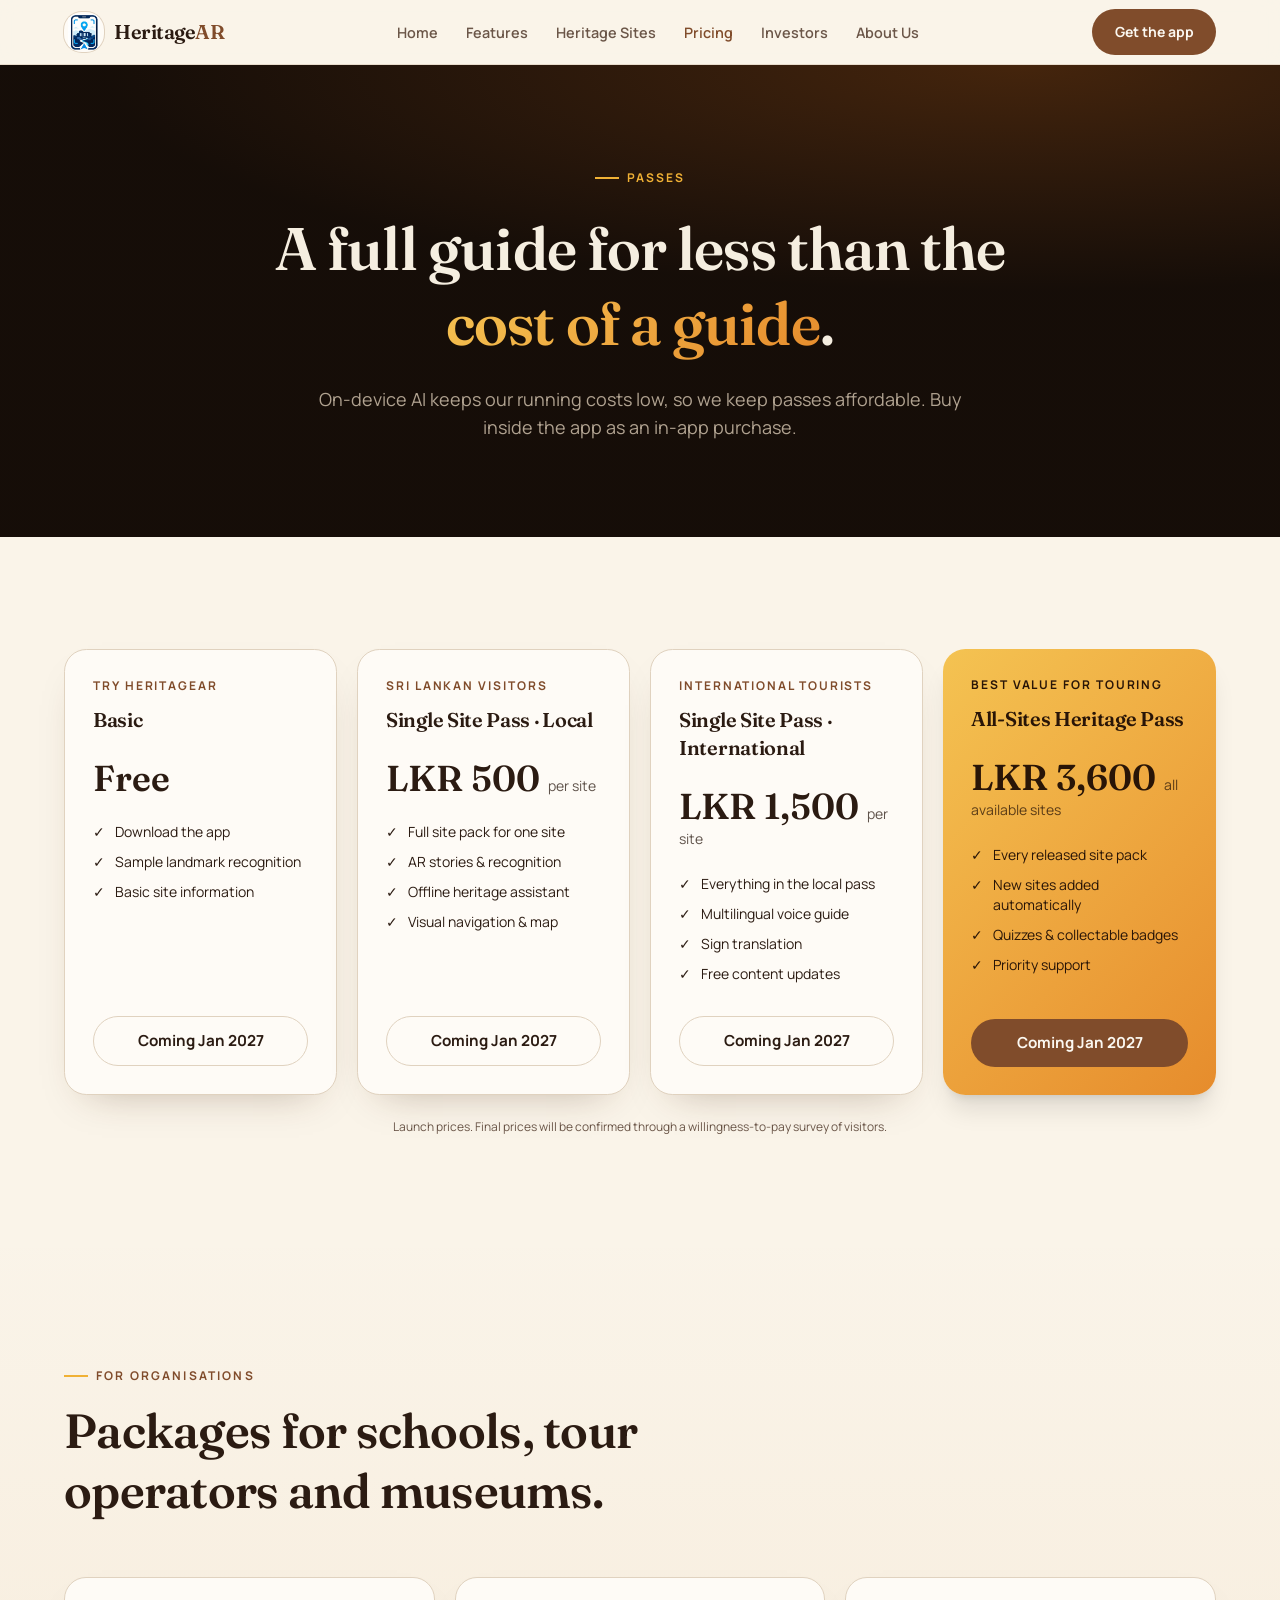
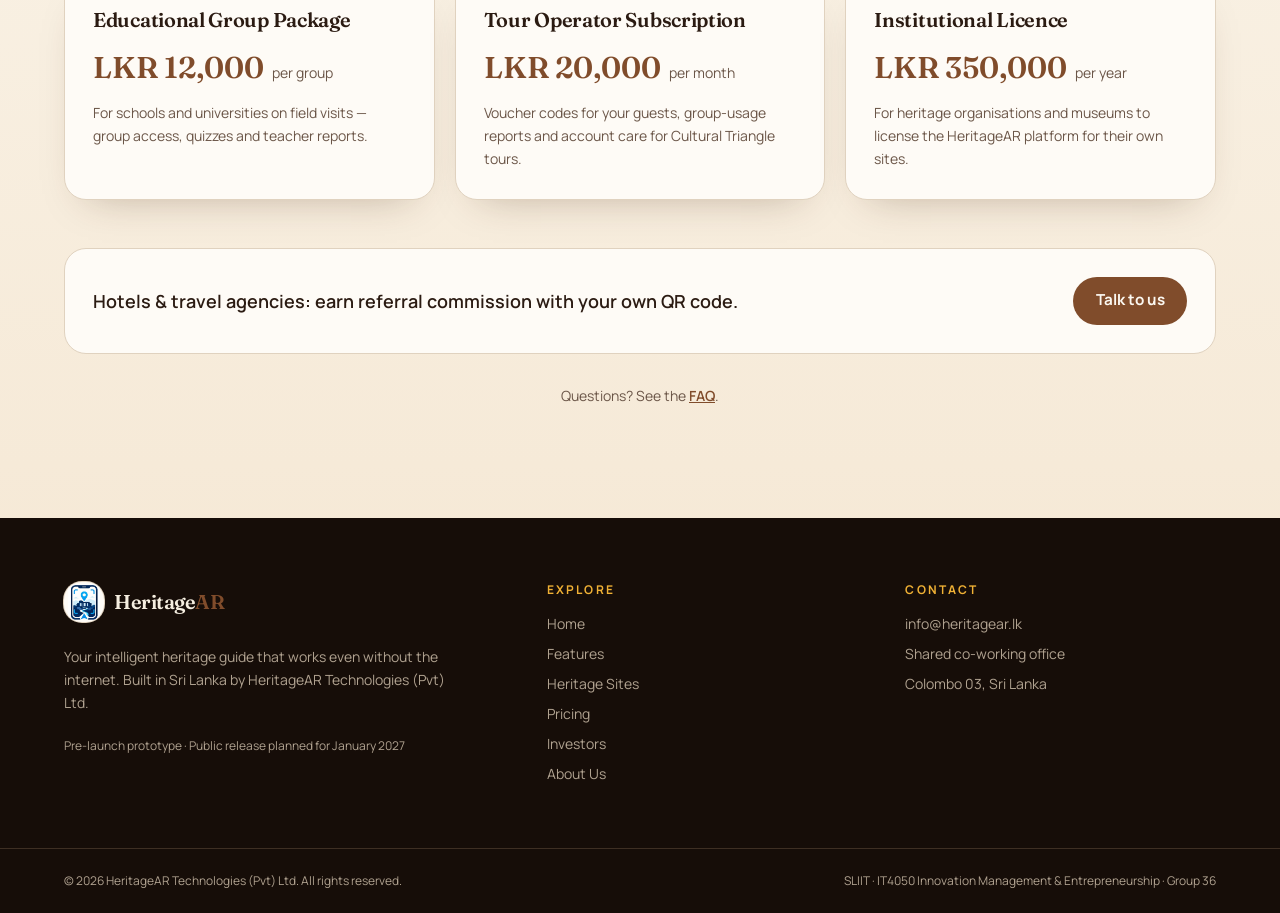
<file: pricing.html>
<!DOCTYPE html>
<html lang="en">
<head>
<meta charset="utf-8">
<meta name="viewport" content="width=device-width, initial-scale=1">
<title>Pricing & Passes — HeritageAR</title>
<meta name="description" content="Free basic version, Single Site Passes from LKR 500, the All-Sites Heritage Pass, and packages for schools, tour operators and institutions.">
<link rel="icon" href="favicon.ico">
<link rel="preconnect" href="https://fonts.googleapis.com">
<link rel="preconnect" href="https://fonts.gstatic.com" crossorigin>
<link rel="stylesheet" href="https://fonts.googleapis.com/css2?family=Fraunces:opsz,wght@9..144,400;9..144,600;9..144,700&family=Manrope:wght@400;500;600;700;800&display=swap">
<link rel="stylesheet" href="style.css">
</head>
<body>
<div class="flex min-h-screen flex-col" data-tsd-source="/src/routes/__root.tsx:136:7"><header class="sticky top-0 z-50 border-b border-border/70 bg-background/85 backdrop-blur-md" data-tsd-source="/src/components/site/SiteHeader.tsx:28:5"><nav aria-label="Primary" class="container-site flex h-16 items-center justify-between gap-6" data-tsd-source="/src/components/site/SiteHeader.tsx:29:7"><a class="inline-flex items-center gap-2.5" aria-label="HeritageAR home" data-tsd-source="/src/components/site/SiteHeader.tsx:15:5" href="index.html"><span class="grid h-10 w-10 place-items-center overflow-hidden rounded-xl bg-card ring-1 ring-border" data-tsd-source="/src/components/site/SiteHeader.tsx:16:7"><img src="images/heritagear-logo-icon.png" alt="" class="h-9 w-9 object-contain" data-tsd-source="/src/components/site/SiteHeader.tsx:17:9"></span><span class="font-display text-xl font-semibold tracking-tight" data-tsd-source="/src/components/site/SiteHeader.tsx:19:7">Heritage<span class="text-primary" data-tsd-source="/src/components/site/SiteHeader.tsx:20:17">AR</span></span></a><ul class="hidden items-center gap-7 lg:flex" data-tsd-source="/src/components/site/SiteHeader.tsx:31:9"><li data-tsd-source="/src/components/site/SiteHeader.tsx:33:13"><a class="nav-link" data-tsd-source="/src/components/site/SiteHeader.tsx:34:15" href="index.html">Home</a></li><li data-tsd-source="/src/components/site/SiteHeader.tsx:33:13"><a class="nav-link" data-tsd-source="/src/components/site/SiteHeader.tsx:34:15" href="features.html">Features</a></li><li data-tsd-source="/src/components/site/SiteHeader.tsx:33:13"><a class="nav-link" data-tsd-source="/src/components/site/SiteHeader.tsx:34:15" href="sites.html">Heritage Sites</a></li><li data-tsd-source="/src/components/site/SiteHeader.tsx:33:13"><a class="nav-link nav-link active" data-tsd-source="/src/components/site/SiteHeader.tsx:34:15" href="pricing.html" data-status="active" aria-current="page">Pricing</a></li><li data-tsd-source="/src/components/site/SiteHeader.tsx:33:13"><a class="nav-link" data-tsd-source="/src/components/site/SiteHeader.tsx:34:15" href="investors.html">Investors</a></li><li data-tsd-source="/src/components/site/SiteHeader.tsx:33:13"><a class="nav-link" data-tsd-source="/src/components/site/SiteHeader.tsx:34:15" href="about.html">About Us</a></li></ul><div class="hidden lg:block" data-tsd-source="/src/components/site/SiteHeader.tsx:45:9"><a class="btn btn-primary text-sm active" data-tsd-source="/src/components/site/SiteHeader.tsx:46:11" href="pricing.html" data-status="active" aria-current="page">Get the app</a></div><details class="mobile-nav relative lg:hidden" data-tsd-source="/src/components/site/SiteHeader.tsx:50:9"><summary class="btn btn-outline px-4 py-2 text-sm" aria-label="Open menu" data-tsd-source="/src/components/site/SiteHeader.tsx:51:11">Menu</summary><ul class="card-heritage absolute right-0 mt-3 w-56 p-2" data-tsd-source="/src/components/site/SiteHeader.tsx:54:11"><li data-tsd-source="/src/components/site/SiteHeader.tsx:56:15"><a class="block rounded-lg px-3 py-2.5 text-sm font-semibold hover:bg-muted" data-tsd-source="/src/components/site/SiteHeader.tsx:57:17" href="index.html">Home</a></li><li data-tsd-source="/src/components/site/SiteHeader.tsx:56:15"><a class="block rounded-lg px-3 py-2.5 text-sm font-semibold hover:bg-muted" data-tsd-source="/src/components/site/SiteHeader.tsx:57:17" href="features.html">Features</a></li><li data-tsd-source="/src/components/site/SiteHeader.tsx:56:15"><a class="block rounded-lg px-3 py-2.5 text-sm font-semibold hover:bg-muted" data-tsd-source="/src/components/site/SiteHeader.tsx:57:17" href="sites.html">Heritage Sites</a></li><li data-tsd-source="/src/components/site/SiteHeader.tsx:56:15"><a class="block rounded-lg px-3 py-2.5 text-sm font-semibold hover:bg-muted active" data-tsd-source="/src/components/site/SiteHeader.tsx:57:17" href="pricing.html" data-status="active" aria-current="page">Pricing</a></li><li data-tsd-source="/src/components/site/SiteHeader.tsx:56:15"><a class="block rounded-lg px-3 py-2.5 text-sm font-semibold hover:bg-muted" data-tsd-source="/src/components/site/SiteHeader.tsx:57:17" href="investors.html">Investors</a></li><li data-tsd-source="/src/components/site/SiteHeader.tsx:56:15"><a class="block rounded-lg px-3 py-2.5 text-sm font-semibold hover:bg-muted" data-tsd-source="/src/components/site/SiteHeader.tsx:57:17" href="about.html">About Us</a></li></ul></details></nav></header><main id="main" class="flex-1" data-tsd-source="/src/routes/__root.tsx:138:9"><!--$--><section class="on-night bg-night-glow" data-tsd-source="/src/routes/pricing.tsx:69:7"><div class="container-site py-20 text-center md:py-24" data-tsd-source="/src/routes/pricing.tsx:70:9"><span class="eyebrow" data-tsd-source="/src/routes/pricing.tsx:71:11">Passes</span><h1 class="mx-auto mt-6 max-w-3xl text-4xl font-semibold leading-tight md:text-6xl" data-tsd-source="/src/routes/pricing.tsx:72:11">A full guide for less than the <span class="text-lamp" data-tsd-source="/src/routes/pricing.tsx:73:44">cost of a guide</span>.</h1><p class="mx-auto mt-6 max-w-2xl text-lg text-night-muted" data-tsd-source="/src/routes/pricing.tsx:75:11">On-device AI keeps our running costs low, so we keep passes affordable. Buy inside the app as an in-app purchase.</p></div></section><section class="section" data-tsd-source="/src/routes/pricing.tsx:82:7"><div class="container-site" data-tsd-source="/src/routes/pricing.tsx:83:9"><div class="grid gap-5 md:grid-cols-2 lg:grid-cols-4" data-tsd-source="/src/routes/pricing.tsx:84:11"><article class="flex flex-col rounded-[1.4rem] p-7 card-heritage" data-tsd-source="/src/routes/pricing.tsx:86:15"><p class="text-xs font-bold uppercase tracking-[0.16em] text-primary" data-tsd-source="/src/routes/pricing.tsx:92:17">Try HeritageAR</p><h2 class="mt-3 text-xl font-semibold" data-tsd-source="/src/routes/pricing.tsx:95:17">Basic</h2><p class="mt-6" data-tsd-source="/src/routes/pricing.tsx:96:17"><span class="font-display text-4xl font-semibold" data-tsd-source="/src/routes/pricing.tsx:97:19">Free</span></p><ul class="mt-6 flex-1 space-y-2.5 text-sm" data-tsd-source="/src/routes/pricing.tsx:100:17"><li class="flex gap-2.5" data-tsd-source="/src/routes/pricing.tsx:102:21"><span aria-hidden="true" data-tsd-source="/src/routes/pricing.tsx:103:23">✓</span><span data-tsd-source="/src/routes/pricing.tsx:104:23">Download the app</span></li><li class="flex gap-2.5" data-tsd-source="/src/routes/pricing.tsx:102:21"><span aria-hidden="true" data-tsd-source="/src/routes/pricing.tsx:103:23">✓</span><span data-tsd-source="/src/routes/pricing.tsx:104:23">Sample landmark recognition</span></li><li class="flex gap-2.5" data-tsd-source="/src/routes/pricing.tsx:102:21"><span aria-hidden="true" data-tsd-source="/src/routes/pricing.tsx:103:23">✓</span><span data-tsd-source="/src/routes/pricing.tsx:104:23">Basic site information</span></li></ul><span class="btn mt-8 btn-outline" data-tsd-source="/src/routes/pricing.tsx:108:17">Coming Jan 2027</span></article><article class="flex flex-col rounded-[1.4rem] p-7 card-heritage" data-tsd-source="/src/routes/pricing.tsx:86:15"><p class="text-xs font-bold uppercase tracking-[0.16em] text-primary" data-tsd-source="/src/routes/pricing.tsx:92:17">Sri Lankan visitors</p><h2 class="mt-3 text-xl font-semibold" data-tsd-source="/src/routes/pricing.tsx:95:17">Single Site Pass · Local</h2><p class="mt-6" data-tsd-source="/src/routes/pricing.tsx:96:17"><span class="font-display text-4xl font-semibold" data-tsd-source="/src/routes/pricing.tsx:97:19">LKR 500</span><span class="ml-2 text-sm opacity-75" data-tsd-source="/src/routes/pricing.tsx:98:29">per site</span></p><ul class="mt-6 flex-1 space-y-2.5 text-sm" data-tsd-source="/src/routes/pricing.tsx:100:17"><li class="flex gap-2.5" data-tsd-source="/src/routes/pricing.tsx:102:21"><span aria-hidden="true" data-tsd-source="/src/routes/pricing.tsx:103:23">✓</span><span data-tsd-source="/src/routes/pricing.tsx:104:23">Full site pack for one site</span></li><li class="flex gap-2.5" data-tsd-source="/src/routes/pricing.tsx:102:21"><span aria-hidden="true" data-tsd-source="/src/routes/pricing.tsx:103:23">✓</span><span data-tsd-source="/src/routes/pricing.tsx:104:23">AR stories &amp; recognition</span></li><li class="flex gap-2.5" data-tsd-source="/src/routes/pricing.tsx:102:21"><span aria-hidden="true" data-tsd-source="/src/routes/pricing.tsx:103:23">✓</span><span data-tsd-source="/src/routes/pricing.tsx:104:23">Offline heritage assistant</span></li><li class="flex gap-2.5" data-tsd-source="/src/routes/pricing.tsx:102:21"><span aria-hidden="true" data-tsd-source="/src/routes/pricing.tsx:103:23">✓</span><span data-tsd-source="/src/routes/pricing.tsx:104:23">Visual navigation &amp; map</span></li></ul><span class="btn mt-8 btn-outline" data-tsd-source="/src/routes/pricing.tsx:108:17">Coming Jan 2027</span></article><article class="flex flex-col rounded-[1.4rem] p-7 card-heritage" data-tsd-source="/src/routes/pricing.tsx:86:15"><p class="text-xs font-bold uppercase tracking-[0.16em] text-primary" data-tsd-source="/src/routes/pricing.tsx:92:17">International tourists</p><h2 class="mt-3 text-xl font-semibold" data-tsd-source="/src/routes/pricing.tsx:95:17">Single Site Pass · International</h2><p class="mt-6" data-tsd-source="/src/routes/pricing.tsx:96:17"><span class="font-display text-4xl font-semibold" data-tsd-source="/src/routes/pricing.tsx:97:19">LKR 1,500</span><span class="ml-2 text-sm opacity-75" data-tsd-source="/src/routes/pricing.tsx:98:29">per site</span></p><ul class="mt-6 flex-1 space-y-2.5 text-sm" data-tsd-source="/src/routes/pricing.tsx:100:17"><li class="flex gap-2.5" data-tsd-source="/src/routes/pricing.tsx:102:21"><span aria-hidden="true" data-tsd-source="/src/routes/pricing.tsx:103:23">✓</span><span data-tsd-source="/src/routes/pricing.tsx:104:23">Everything in the local pass</span></li><li class="flex gap-2.5" data-tsd-source="/src/routes/pricing.tsx:102:21"><span aria-hidden="true" data-tsd-source="/src/routes/pricing.tsx:103:23">✓</span><span data-tsd-source="/src/routes/pricing.tsx:104:23">Multilingual voice guide</span></li><li class="flex gap-2.5" data-tsd-source="/src/routes/pricing.tsx:102:21"><span aria-hidden="true" data-tsd-source="/src/routes/pricing.tsx:103:23">✓</span><span data-tsd-source="/src/routes/pricing.tsx:104:23">Sign translation</span></li><li class="flex gap-2.5" data-tsd-source="/src/routes/pricing.tsx:102:21"><span aria-hidden="true" data-tsd-source="/src/routes/pricing.tsx:103:23">✓</span><span data-tsd-source="/src/routes/pricing.tsx:104:23">Free content updates</span></li></ul><span class="btn mt-8 btn-outline" data-tsd-source="/src/routes/pricing.tsx:108:17">Coming Jan 2027</span></article><article class="flex flex-col rounded-[1.4rem] p-7 bg-lamp shadow-xl" data-tsd-source="/src/routes/pricing.tsx:86:15"><p class="text-xs font-bold uppercase tracking-[0.16em] " data-tsd-source="/src/routes/pricing.tsx:92:17">Best value for touring</p><h2 class="mt-3 text-xl font-semibold" data-tsd-source="/src/routes/pricing.tsx:95:17">All-Sites Heritage Pass</h2><p class="mt-6" data-tsd-source="/src/routes/pricing.tsx:96:17"><span class="font-display text-4xl font-semibold" data-tsd-source="/src/routes/pricing.tsx:97:19">LKR 3,600</span><span class="ml-2 text-sm opacity-75" data-tsd-source="/src/routes/pricing.tsx:98:29">all available sites</span></p><ul class="mt-6 flex-1 space-y-2.5 text-sm" data-tsd-source="/src/routes/pricing.tsx:100:17"><li class="flex gap-2.5" data-tsd-source="/src/routes/pricing.tsx:102:21"><span aria-hidden="true" data-tsd-source="/src/routes/pricing.tsx:103:23">✓</span><span data-tsd-source="/src/routes/pricing.tsx:104:23">Every released site pack</span></li><li class="flex gap-2.5" data-tsd-source="/src/routes/pricing.tsx:102:21"><span aria-hidden="true" data-tsd-source="/src/routes/pricing.tsx:103:23">✓</span><span data-tsd-source="/src/routes/pricing.tsx:104:23">New sites added automatically</span></li><li class="flex gap-2.5" data-tsd-source="/src/routes/pricing.tsx:102:21"><span aria-hidden="true" data-tsd-source="/src/routes/pricing.tsx:103:23">✓</span><span data-tsd-source="/src/routes/pricing.tsx:104:23">Quizzes &amp; collectable badges</span></li><li class="flex gap-2.5" data-tsd-source="/src/routes/pricing.tsx:102:21"><span aria-hidden="true" data-tsd-source="/src/routes/pricing.tsx:103:23">✓</span><span data-tsd-source="/src/routes/pricing.tsx:104:23">Priority support</span></li></ul><span class="btn mt-8 btn-primary" data-tsd-source="/src/routes/pricing.tsx:108:17">Coming Jan 2027</span></article></div><p class="mt-6 text-center text-xs text-muted-foreground" data-tsd-source="/src/routes/pricing.tsx:114:11">Launch prices. Final prices will be confirmed through a willingness-to-pay survey of visitors.</p></div></section><section class="section bg-paper" data-tsd-source="/src/routes/pricing.tsx:120:7"><div class="container-site" data-tsd-source="/src/routes/pricing.tsx:121:9"><div class="max-w-2xl" data-tsd-source="/src/components/site/SectionHeading.tsx:15:5"><span class="eyebrow" data-tsd-source="/src/components/site/SectionHeading.tsx:16:7">For organisations</span><h2 class="mt-4 text-3xl font-semibold leading-tight md:text-5xl" data-tsd-source="/src/components/site/SectionHeading.tsx:17:7">Packages for schools, tour operators and museums.</h2></div><div class="mt-14 grid gap-5 md:grid-cols-3" data-tsd-source="/src/routes/pricing.tsx:123:11"><article class="card-heritage p-7" data-tsd-source="/src/routes/pricing.tsx:125:15"><h3 class="text-xl font-semibold" data-tsd-source="/src/routes/pricing.tsx:126:17">Educational Group Package</h3><p class="mt-4" data-tsd-source="/src/routes/pricing.tsx:127:17"><span class="font-display text-3xl font-semibold text-primary" data-tsd-source="/src/routes/pricing.tsx:128:19">LKR 12,000</span><span class="ml-2 text-sm text-muted-foreground" data-tsd-source="/src/routes/pricing.tsx:129:19">per group</span></p><p class="mt-4 text-sm leading-relaxed text-muted-foreground" data-tsd-source="/src/routes/pricing.tsx:131:17">For schools and universities on field visits — group access, quizzes and teacher reports.</p></article><article class="card-heritage p-7" data-tsd-source="/src/routes/pricing.tsx:125:15"><h3 class="text-xl font-semibold" data-tsd-source="/src/routes/pricing.tsx:126:17">Tour Operator Subscription</h3><p class="mt-4" data-tsd-source="/src/routes/pricing.tsx:127:17"><span class="font-display text-3xl font-semibold text-primary" data-tsd-source="/src/routes/pricing.tsx:128:19">LKR 20,000</span><span class="ml-2 text-sm text-muted-foreground" data-tsd-source="/src/routes/pricing.tsx:129:19">per month</span></p><p class="mt-4 text-sm leading-relaxed text-muted-foreground" data-tsd-source="/src/routes/pricing.tsx:131:17">Voucher codes for your guests, group-usage reports and account care for Cultural Triangle tours.</p></article><article class="card-heritage p-7" data-tsd-source="/src/routes/pricing.tsx:125:15"><h3 class="text-xl font-semibold" data-tsd-source="/src/routes/pricing.tsx:126:17">Institutional Licence</h3><p class="mt-4" data-tsd-source="/src/routes/pricing.tsx:127:17"><span class="font-display text-3xl font-semibold text-primary" data-tsd-source="/src/routes/pricing.tsx:128:19">LKR 350,000</span><span class="ml-2 text-sm text-muted-foreground" data-tsd-source="/src/routes/pricing.tsx:129:19">per year</span></p><p class="mt-4 text-sm leading-relaxed text-muted-foreground" data-tsd-source="/src/routes/pricing.tsx:131:17">For heritage organisations and museums to license the HeritageAR platform for their own sites.</p></article></div><div class="mt-12 flex flex-wrap items-center justify-between gap-4 rounded-2xl border border-border bg-card p-7" data-tsd-source="/src/routes/pricing.tsx:135:11"><p class="text-lg font-semibold" data-tsd-source="/src/routes/pricing.tsx:136:13">Hotels &amp; travel agencies: earn referral commission with your own QR code.</p><a href="mailto:info@heritagear.lk?subject=HeritageAR%20partnership" class="btn btn-primary" data-tsd-source="/src/routes/pricing.tsx:139:13">Talk to us</a></div><p class="mt-8 text-center text-sm text-muted-foreground" data-tsd-source="/src/routes/pricing.tsx:143:11">Questions? See the <a class="font-semibold text-primary underline" data-tsd-source="/src/routes/pricing.tsx:144:32" href="features.html">FAQ</a>.</p></div></section><!--/$--></main><footer class="on-night bg-night text-night-foreground" data-tsd-source="/src/components/site/SiteFooter.tsx:6:5"><div class="container-site grid gap-12 py-16 md:grid-cols-[1.4fr_1fr_1fr]" data-tsd-source="/src/components/site/SiteFooter.tsx:7:7"><div data-tsd-source="/src/components/site/SiteFooter.tsx:8:9"><a class="inline-flex items-center gap-2.5" aria-label="HeritageAR home" data-tsd-source="/src/components/site/SiteHeader.tsx:15:5" href="index.html"><span class="grid h-10 w-10 place-items-center overflow-hidden rounded-xl bg-card ring-1 ring-border" data-tsd-source="/src/components/site/SiteHeader.tsx:16:7"><img src="images/heritagear-logo-icon.png" alt="" class="h-9 w-9 object-contain" data-tsd-source="/src/components/site/SiteHeader.tsx:17:9"></span><span class="font-display text-xl font-semibold tracking-tight" data-tsd-source="/src/components/site/SiteHeader.tsx:19:7">Heritage<span class="text-primary" data-tsd-source="/src/components/site/SiteHeader.tsx:20:17">AR</span></span></a><p class="mt-5 max-w-sm text-sm leading-relaxed text-night-muted" data-tsd-source="/src/components/site/SiteFooter.tsx:10:11">Your intelligent heritage guide that works even without the internet. Built in Sri Lanka by HeritageAR Technologies (Pvt) Ltd.</p><p class="mt-6 text-xs text-night-muted" data-tsd-source="/src/components/site/SiteFooter.tsx:14:11">Pre-launch prototype · Public release planned for January 2027</p></div><div data-tsd-source="/src/components/site/SiteFooter.tsx:18:9"><h3 class="font-sans text-xs font-bold uppercase tracking-[0.18em] text-gold" data-tsd-source="/src/components/site/SiteFooter.tsx:19:11">Explore</h3><ul class="mt-4 space-y-2.5 text-sm" data-tsd-source="/src/components/site/SiteFooter.tsx:22:11"><li data-tsd-source="/src/components/site/SiteFooter.tsx:24:15"><a class="text-night-muted hover:text-night-foreground" data-tsd-source="/src/components/site/SiteFooter.tsx:25:17" href="index.html">Home</a></li><li data-tsd-source="/src/components/site/SiteFooter.tsx:24:15"><a class="text-night-muted hover:text-night-foreground" data-tsd-source="/src/components/site/SiteFooter.tsx:25:17" href="features.html">Features</a></li><li data-tsd-source="/src/components/site/SiteFooter.tsx:24:15"><a class="text-night-muted hover:text-night-foreground" data-tsd-source="/src/components/site/SiteFooter.tsx:25:17" href="sites.html">Heritage Sites</a></li><li data-tsd-source="/src/components/site/SiteFooter.tsx:24:15"><a class="text-night-muted hover:text-night-foreground active" data-tsd-source="/src/components/site/SiteFooter.tsx:25:17" href="pricing.html" data-status="active" aria-current="page">Pricing</a></li><li data-tsd-source="/src/components/site/SiteFooter.tsx:24:15"><a class="text-night-muted hover:text-night-foreground" data-tsd-source="/src/components/site/SiteFooter.tsx:25:17" href="investors.html">Investors</a></li><li data-tsd-source="/src/components/site/SiteFooter.tsx:24:15"><a class="text-night-muted hover:text-night-foreground" data-tsd-source="/src/components/site/SiteFooter.tsx:25:17" href="about.html">About Us</a></li></ul></div><div data-tsd-source="/src/components/site/SiteFooter.tsx:32:9"><h3 class="font-sans text-xs font-bold uppercase tracking-[0.18em] text-gold" data-tsd-source="/src/components/site/SiteFooter.tsx:33:11">Contact</h3><ul class="mt-4 space-y-2.5 text-sm text-night-muted" data-tsd-source="/src/components/site/SiteFooter.tsx:36:11"><li data-tsd-source="/src/components/site/SiteFooter.tsx:37:13"><a href="mailto:info@heritagear.lk" class="hover:text-night-foreground" data-tsd-source="/src/components/site/SiteFooter.tsx:38:15">info@heritagear.lk</a></li><li data-tsd-source="/src/components/site/SiteFooter.tsx:42:13">Shared co-working office</li><li data-tsd-source="/src/components/site/SiteFooter.tsx:43:13">Colombo 03, Sri Lanka</li></ul></div></div><div class="border-t border-night-border" data-tsd-source="/src/components/site/SiteFooter.tsx:47:7"><div class="container-site flex flex-col gap-2 py-6 text-xs text-night-muted sm:flex-row sm:justify-between" data-tsd-source="/src/components/site/SiteFooter.tsx:48:9"><span data-tsd-source="/src/components/site/SiteFooter.tsx:49:11">© 2026 HeritageAR Technologies (Pvt) Ltd. All rights reserved.</span><span data-tsd-source="/src/components/site/SiteFooter.tsx:50:11">SLIIT · IT4050 Innovation Management &amp; Entrepreneurship · Group 36</span></div></div></footer></div>
<script src="motion.js" defer></script></body>
</html>
</file>
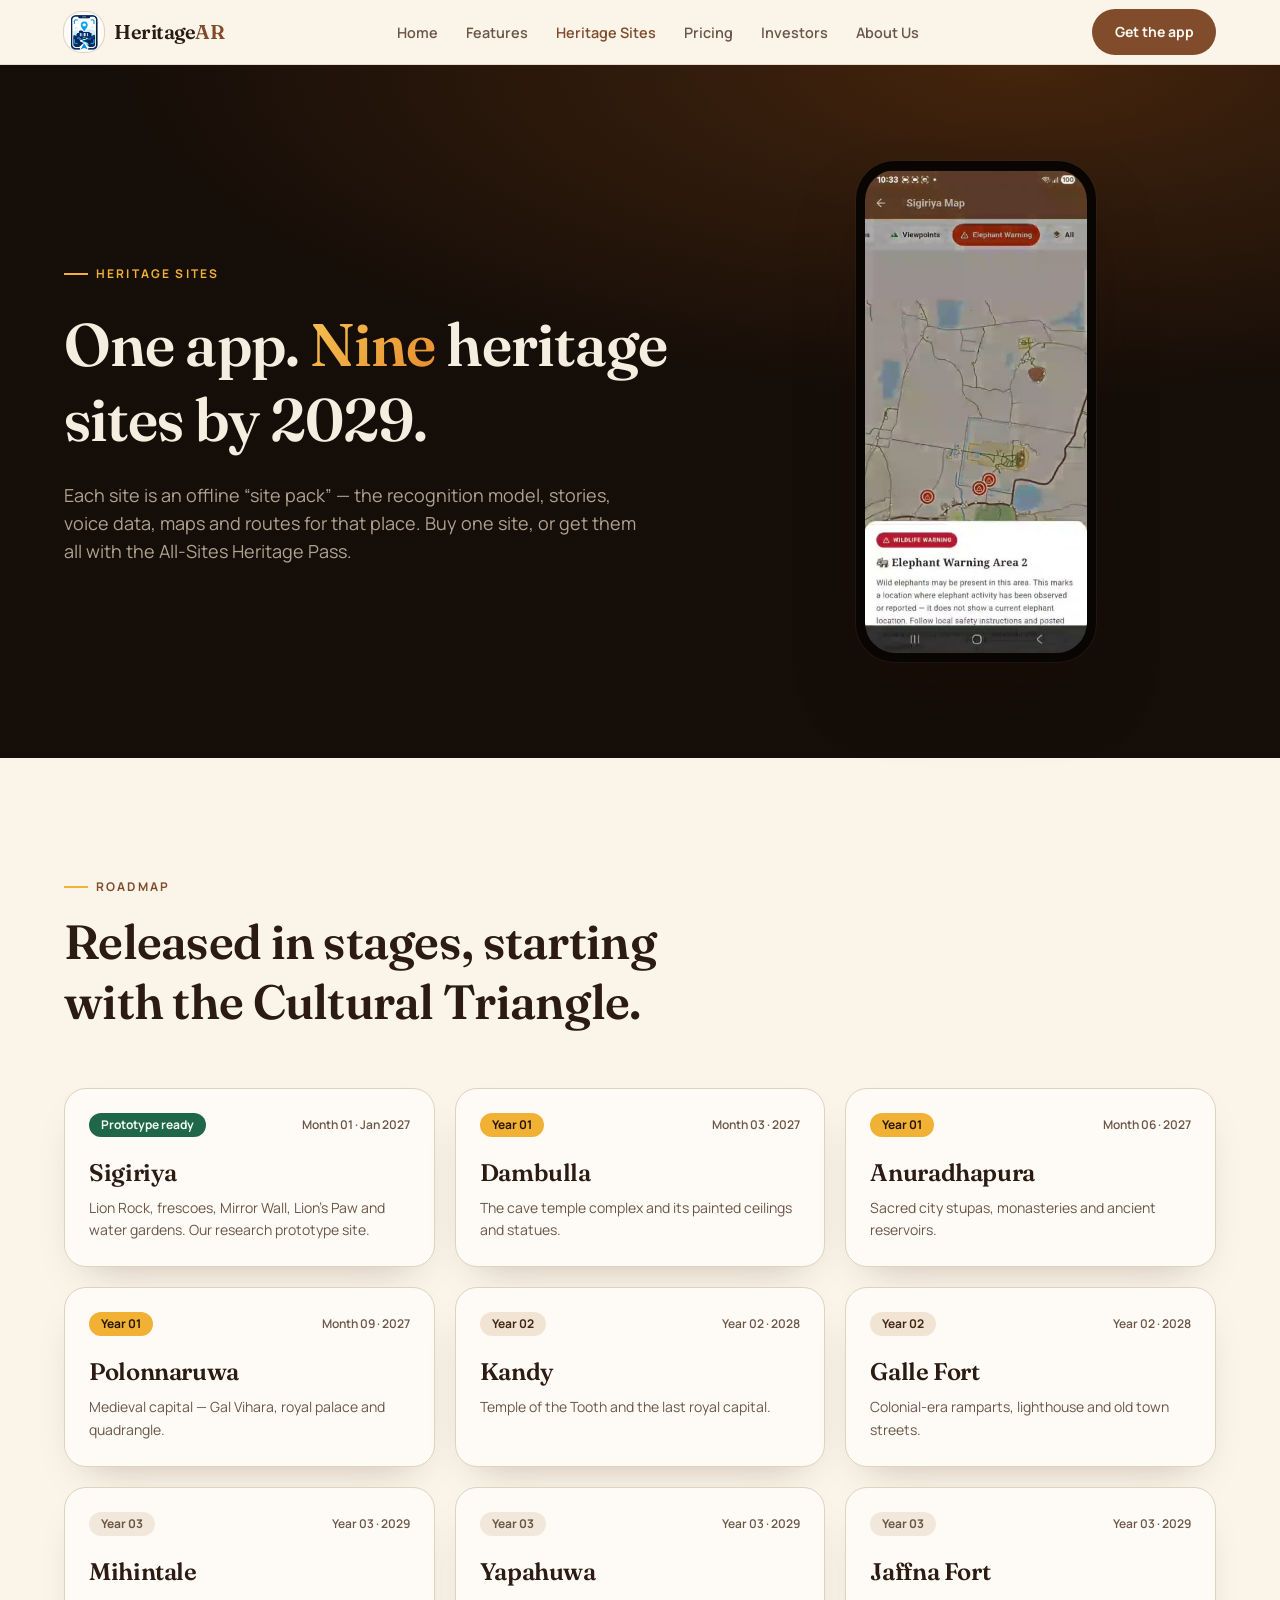
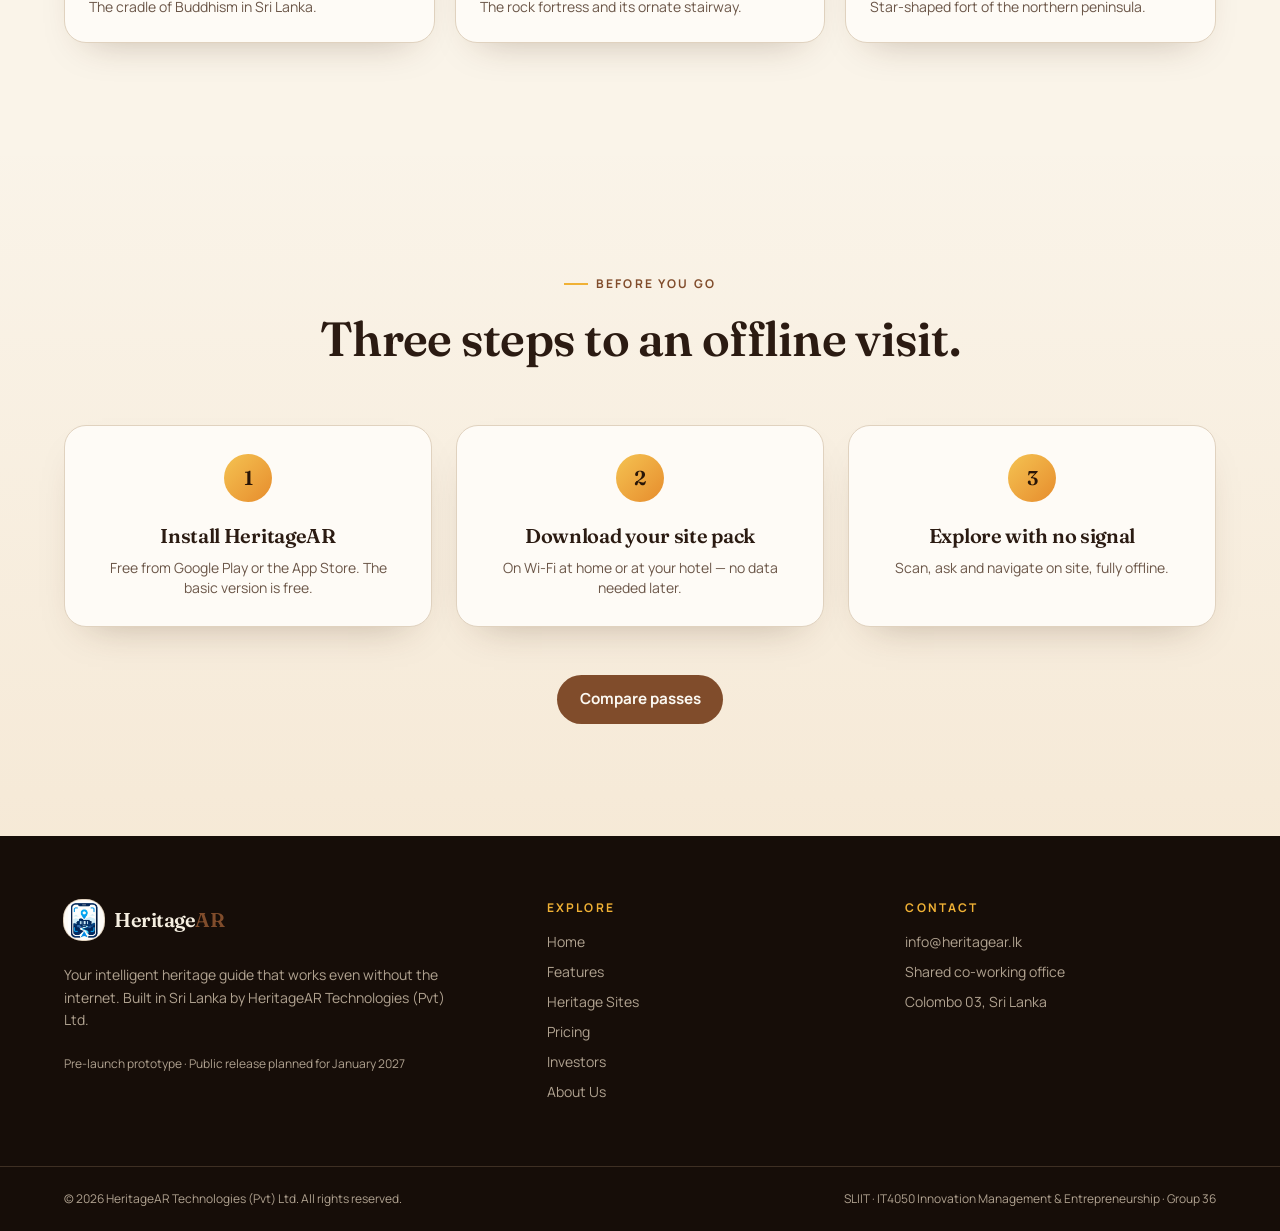
<file: sites.html>
<!DOCTYPE html>
<html lang="en">
<head>
<meta charset="utf-8">
<meta name="viewport" content="width=device-width, initial-scale=1">
<title>Heritage Sites & Roadmap — HeritageAR</title>
<meta name="description" content="Sigiriya, Dambulla, Anuradhapura and Polonnaruwa in 2027, then Kandy, Galle, Mihintale, Yapahuwa and Jaffna Fort. See the HeritageAR site roadmap.">
<link rel="icon" href="favicon.ico">
<link rel="preconnect" href="https://fonts.googleapis.com">
<link rel="preconnect" href="https://fonts.gstatic.com" crossorigin>
<link rel="stylesheet" href="https://fonts.googleapis.com/css2?family=Fraunces:opsz,wght@9..144,400;9..144,600;9..144,700&family=Manrope:wght@400;500;600;700;800&display=swap">
<link rel="stylesheet" href="style.css">
</head>
<body>
<div class="flex min-h-screen flex-col" data-tsd-source="/src/routes/__root.tsx:136:7"><header class="sticky top-0 z-50 border-b border-border/70 bg-background/85 backdrop-blur-md" data-tsd-source="/src/components/site/SiteHeader.tsx:28:5"><nav aria-label="Primary" class="container-site flex h-16 items-center justify-between gap-6" data-tsd-source="/src/components/site/SiteHeader.tsx:29:7"><a class="inline-flex items-center gap-2.5" aria-label="HeritageAR home" data-tsd-source="/src/components/site/SiteHeader.tsx:15:5" href="index.html"><span class="grid h-10 w-10 place-items-center overflow-hidden rounded-xl bg-card ring-1 ring-border" data-tsd-source="/src/components/site/SiteHeader.tsx:16:7"><img src="images/heritagear-logo-icon.png" alt="" class="h-9 w-9 object-contain" data-tsd-source="/src/components/site/SiteHeader.tsx:17:9"></span><span class="font-display text-xl font-semibold tracking-tight" data-tsd-source="/src/components/site/SiteHeader.tsx:19:7">Heritage<span class="text-primary" data-tsd-source="/src/components/site/SiteHeader.tsx:20:17">AR</span></span></a><ul class="hidden items-center gap-7 lg:flex" data-tsd-source="/src/components/site/SiteHeader.tsx:31:9"><li data-tsd-source="/src/components/site/SiteHeader.tsx:33:13"><a class="nav-link" data-tsd-source="/src/components/site/SiteHeader.tsx:34:15" href="index.html">Home</a></li><li data-tsd-source="/src/components/site/SiteHeader.tsx:33:13"><a class="nav-link" data-tsd-source="/src/components/site/SiteHeader.tsx:34:15" href="features.html">Features</a></li><li data-tsd-source="/src/components/site/SiteHeader.tsx:33:13"><a class="nav-link nav-link active" data-tsd-source="/src/components/site/SiteHeader.tsx:34:15" href="sites.html" data-status="active" aria-current="page">Heritage Sites</a></li><li data-tsd-source="/src/components/site/SiteHeader.tsx:33:13"><a class="nav-link" data-tsd-source="/src/components/site/SiteHeader.tsx:34:15" href="pricing.html">Pricing</a></li><li data-tsd-source="/src/components/site/SiteHeader.tsx:33:13"><a class="nav-link" data-tsd-source="/src/components/site/SiteHeader.tsx:34:15" href="investors.html">Investors</a></li><li data-tsd-source="/src/components/site/SiteHeader.tsx:33:13"><a class="nav-link" data-tsd-source="/src/components/site/SiteHeader.tsx:34:15" href="about.html">About Us</a></li></ul><div class="hidden lg:block" data-tsd-source="/src/components/site/SiteHeader.tsx:45:9"><a class="btn btn-primary text-sm" data-tsd-source="/src/components/site/SiteHeader.tsx:46:11" href="pricing.html">Get the app</a></div><details class="mobile-nav relative lg:hidden" data-tsd-source="/src/components/site/SiteHeader.tsx:50:9"><summary class="btn btn-outline px-4 py-2 text-sm" aria-label="Open menu" data-tsd-source="/src/components/site/SiteHeader.tsx:51:11">Menu</summary><ul class="card-heritage absolute right-0 mt-3 w-56 p-2" data-tsd-source="/src/components/site/SiteHeader.tsx:54:11"><li data-tsd-source="/src/components/site/SiteHeader.tsx:56:15"><a class="block rounded-lg px-3 py-2.5 text-sm font-semibold hover:bg-muted" data-tsd-source="/src/components/site/SiteHeader.tsx:57:17" href="index.html">Home</a></li><li data-tsd-source="/src/components/site/SiteHeader.tsx:56:15"><a class="block rounded-lg px-3 py-2.5 text-sm font-semibold hover:bg-muted" data-tsd-source="/src/components/site/SiteHeader.tsx:57:17" href="features.html">Features</a></li><li data-tsd-source="/src/components/site/SiteHeader.tsx:56:15"><a class="block rounded-lg px-3 py-2.5 text-sm font-semibold hover:bg-muted active" data-tsd-source="/src/components/site/SiteHeader.tsx:57:17" href="sites.html" data-status="active" aria-current="page">Heritage Sites</a></li><li data-tsd-source="/src/components/site/SiteHeader.tsx:56:15"><a class="block rounded-lg px-3 py-2.5 text-sm font-semibold hover:bg-muted" data-tsd-source="/src/components/site/SiteHeader.tsx:57:17" href="pricing.html">Pricing</a></li><li data-tsd-source="/src/components/site/SiteHeader.tsx:56:15"><a class="block rounded-lg px-3 py-2.5 text-sm font-semibold hover:bg-muted" data-tsd-source="/src/components/site/SiteHeader.tsx:57:17" href="investors.html">Investors</a></li><li data-tsd-source="/src/components/site/SiteHeader.tsx:56:15"><a class="block rounded-lg px-3 py-2.5 text-sm font-semibold hover:bg-muted" data-tsd-source="/src/components/site/SiteHeader.tsx:57:17" href="about.html">About Us</a></li></ul></details></nav></header><main id="main" class="flex-1" data-tsd-source="/src/routes/__root.tsx:138:9"><!--$--><section class="on-night bg-night-glow" data-tsd-source="/src/routes/sites.tsx:51:7"><div class="container-site grid items-center gap-12 py-20 md:py-24 lg:grid-cols-[1.3fr_1fr]" data-tsd-source="/src/routes/sites.tsx:52:9"><div data-tsd-source="/src/routes/sites.tsx:53:11"><span class="eyebrow" data-tsd-source="/src/routes/sites.tsx:54:13">Heritage sites</span><h1 class="mt-6 text-4xl font-semibold leading-tight md:text-6xl" data-tsd-source="/src/routes/sites.tsx:55:13">One app. <span class="text-lamp" data-tsd-source="/src/routes/sites.tsx:56:24">Nine</span> heritage sites by 2029.</h1><p class="mt-6 max-w-xl text-lg text-night-muted" data-tsd-source="/src/routes/sites.tsx:58:13">Each site is an offline “site pack” — the recognition model, stories, voice data, maps and routes for that place. Buy one site, or get them all with the All-Sites Heritage Pass.</p></div><div class="phone mx-auto w-full max-w-[15rem]" data-tsd-source="/src/components/site/PhoneFrame.tsx:15:5"><img src="images/heritagear-wildlife-map.jpg" alt="Offline Sigiriya map with viewpoints and wildlife warnings" loading="lazy" data-tsd-source="/src/components/site/PhoneFrame.tsx:16:7"></div></div></section><section class="section" data-tsd-source="/src/routes/sites.tsx:72:7"><div class="container-site" data-tsd-source="/src/routes/sites.tsx:73:9"><div class="max-w-2xl" data-tsd-source="/src/components/site/SectionHeading.tsx:15:5"><span class="eyebrow" data-tsd-source="/src/components/site/SectionHeading.tsx:16:7">Roadmap</span><h2 class="mt-4 text-3xl font-semibold leading-tight md:text-5xl" data-tsd-source="/src/components/site/SectionHeading.tsx:17:7">Released in stages, starting with the Cultural Triangle.</h2></div><div class="mt-14 grid gap-5 md:grid-cols-2 lg:grid-cols-3" data-tsd-source="/src/routes/sites.tsx:75:11"><article class="card-heritage flex flex-col p-6" data-tsd-source="/src/routes/sites.tsx:77:15"><div class="flex items-center justify-between gap-3" data-tsd-source="/src/routes/sites.tsx:78:17"><span class="rounded-full px-3 py-1 text-xs font-bold bg-jungle text-jungle-foreground" data-tsd-source="/src/routes/sites.tsx:79:19">Prototype ready</span><span class="text-xs font-semibold text-muted-foreground" data-tsd-source="/src/routes/sites.tsx:82:19">Month 01 · Jan 2027</span></div><h3 class="mt-5 text-2xl font-semibold" data-tsd-source="/src/routes/sites.tsx:84:17">Sigiriya</h3><p class="mt-2 text-sm leading-relaxed text-muted-foreground" data-tsd-source="/src/routes/sites.tsx:85:17">Lion Rock, frescoes, Mirror Wall, Lion's Paw and water gardens. Our research prototype site.</p></article><article class="card-heritage flex flex-col p-6" data-tsd-source="/src/routes/sites.tsx:77:15"><div class="flex items-center justify-between gap-3" data-tsd-source="/src/routes/sites.tsx:78:17"><span class="rounded-full px-3 py-1 text-xs font-bold bg-gold text-gold-foreground" data-tsd-source="/src/routes/sites.tsx:79:19">Year 01</span><span class="text-xs font-semibold text-muted-foreground" data-tsd-source="/src/routes/sites.tsx:82:19">Month 03 · 2027</span></div><h3 class="mt-5 text-2xl font-semibold" data-tsd-source="/src/routes/sites.tsx:84:17">Dambulla</h3><p class="mt-2 text-sm leading-relaxed text-muted-foreground" data-tsd-source="/src/routes/sites.tsx:85:17">The cave temple complex and its painted ceilings and statues.</p></article><article class="card-heritage flex flex-col p-6" data-tsd-source="/src/routes/sites.tsx:77:15"><div class="flex items-center justify-between gap-3" data-tsd-source="/src/routes/sites.tsx:78:17"><span class="rounded-full px-3 py-1 text-xs font-bold bg-gold text-gold-foreground" data-tsd-source="/src/routes/sites.tsx:79:19">Year 01</span><span class="text-xs font-semibold text-muted-foreground" data-tsd-source="/src/routes/sites.tsx:82:19">Month 06 · 2027</span></div><h3 class="mt-5 text-2xl font-semibold" data-tsd-source="/src/routes/sites.tsx:84:17">Anuradhapura</h3><p class="mt-2 text-sm leading-relaxed text-muted-foreground" data-tsd-source="/src/routes/sites.tsx:85:17">Sacred city stupas, monasteries and ancient reservoirs.</p></article><article class="card-heritage flex flex-col p-6" data-tsd-source="/src/routes/sites.tsx:77:15"><div class="flex items-center justify-between gap-3" data-tsd-source="/src/routes/sites.tsx:78:17"><span class="rounded-full px-3 py-1 text-xs font-bold bg-gold text-gold-foreground" data-tsd-source="/src/routes/sites.tsx:79:19">Year 01</span><span class="text-xs font-semibold text-muted-foreground" data-tsd-source="/src/routes/sites.tsx:82:19">Month 09 · 2027</span></div><h3 class="mt-5 text-2xl font-semibold" data-tsd-source="/src/routes/sites.tsx:84:17">Polonnaruwa</h3><p class="mt-2 text-sm leading-relaxed text-muted-foreground" data-tsd-source="/src/routes/sites.tsx:85:17">Medieval capital — Gal Vihara, royal palace and quadrangle.</p></article><article class="card-heritage flex flex-col p-6" data-tsd-source="/src/routes/sites.tsx:77:15"><div class="flex items-center justify-between gap-3" data-tsd-source="/src/routes/sites.tsx:78:17"><span class="rounded-full px-3 py-1 text-xs font-bold bg-secondary text-secondary-foreground" data-tsd-source="/src/routes/sites.tsx:79:19">Year 02</span><span class="text-xs font-semibold text-muted-foreground" data-tsd-source="/src/routes/sites.tsx:82:19">Year 02 · 2028</span></div><h3 class="mt-5 text-2xl font-semibold" data-tsd-source="/src/routes/sites.tsx:84:17">Kandy</h3><p class="mt-2 text-sm leading-relaxed text-muted-foreground" data-tsd-source="/src/routes/sites.tsx:85:17">Temple of the Tooth and the last royal capital.</p></article><article class="card-heritage flex flex-col p-6" data-tsd-source="/src/routes/sites.tsx:77:15"><div class="flex items-center justify-between gap-3" data-tsd-source="/src/routes/sites.tsx:78:17"><span class="rounded-full px-3 py-1 text-xs font-bold bg-secondary text-secondary-foreground" data-tsd-source="/src/routes/sites.tsx:79:19">Year 02</span><span class="text-xs font-semibold text-muted-foreground" data-tsd-source="/src/routes/sites.tsx:82:19">Year 02 · 2028</span></div><h3 class="mt-5 text-2xl font-semibold" data-tsd-source="/src/routes/sites.tsx:84:17">Galle Fort</h3><p class="mt-2 text-sm leading-relaxed text-muted-foreground" data-tsd-source="/src/routes/sites.tsx:85:17">Colonial-era ramparts, lighthouse and old town streets.</p></article><article class="card-heritage flex flex-col p-6" data-tsd-source="/src/routes/sites.tsx:77:15"><div class="flex items-center justify-between gap-3" data-tsd-source="/src/routes/sites.tsx:78:17"><span class="rounded-full px-3 py-1 text-xs font-bold bg-muted text-muted-foreground" data-tsd-source="/src/routes/sites.tsx:79:19">Year 03</span><span class="text-xs font-semibold text-muted-foreground" data-tsd-source="/src/routes/sites.tsx:82:19">Year 03 · 2029</span></div><h3 class="mt-5 text-2xl font-semibold" data-tsd-source="/src/routes/sites.tsx:84:17">Mihintale</h3><p class="mt-2 text-sm leading-relaxed text-muted-foreground" data-tsd-source="/src/routes/sites.tsx:85:17">The cradle of Buddhism in Sri Lanka.</p></article><article class="card-heritage flex flex-col p-6" data-tsd-source="/src/routes/sites.tsx:77:15"><div class="flex items-center justify-between gap-3" data-tsd-source="/src/routes/sites.tsx:78:17"><span class="rounded-full px-3 py-1 text-xs font-bold bg-muted text-muted-foreground" data-tsd-source="/src/routes/sites.tsx:79:19">Year 03</span><span class="text-xs font-semibold text-muted-foreground" data-tsd-source="/src/routes/sites.tsx:82:19">Year 03 · 2029</span></div><h3 class="mt-5 text-2xl font-semibold" data-tsd-source="/src/routes/sites.tsx:84:17">Yapahuwa</h3><p class="mt-2 text-sm leading-relaxed text-muted-foreground" data-tsd-source="/src/routes/sites.tsx:85:17">The rock fortress and its ornate stairway.</p></article><article class="card-heritage flex flex-col p-6" data-tsd-source="/src/routes/sites.tsx:77:15"><div class="flex items-center justify-between gap-3" data-tsd-source="/src/routes/sites.tsx:78:17"><span class="rounded-full px-3 py-1 text-xs font-bold bg-muted text-muted-foreground" data-tsd-source="/src/routes/sites.tsx:79:19">Year 03</span><span class="text-xs font-semibold text-muted-foreground" data-tsd-source="/src/routes/sites.tsx:82:19">Year 03 · 2029</span></div><h3 class="mt-5 text-2xl font-semibold" data-tsd-source="/src/routes/sites.tsx:84:17">Jaffna Fort</h3><p class="mt-2 text-sm leading-relaxed text-muted-foreground" data-tsd-source="/src/routes/sites.tsx:85:17">Star-shaped fort of the northern peninsula.</p></article></div></div></section><section class="section bg-paper" data-tsd-source="/src/routes/sites.tsx:92:7"><div class="container-site" data-tsd-source="/src/routes/sites.tsx:93:9"><div class="mx-auto max-w-2xl text-center" data-tsd-source="/src/components/site/SectionHeading.tsx:15:5"><span class="eyebrow" data-tsd-source="/src/components/site/SectionHeading.tsx:16:7">Before you go</span><h2 class="mt-4 text-3xl font-semibold leading-tight md:text-5xl" data-tsd-source="/src/components/site/SectionHeading.tsx:17:7">Three steps to an offline visit.</h2></div><ol class="mt-14 grid gap-6 md:grid-cols-3" data-tsd-source="/src/routes/sites.tsx:95:11"><li class="card-heritage p-7 text-center" data-tsd-source="/src/routes/sites.tsx:101:15"><span class="bg-lamp mx-auto grid h-12 w-12 place-items-center rounded-full font-display text-xl font-semibold" data-tsd-source="/src/routes/sites.tsx:102:17">1</span><h3 class="mt-5 text-xl font-semibold" data-tsd-source="/src/routes/sites.tsx:105:17">Install HeritageAR</h3><p class="mt-2 text-sm text-muted-foreground" data-tsd-source="/src/routes/sites.tsx:106:17">Free from Google Play or the App Store. The basic version is free.</p></li><li class="card-heritage p-7 text-center" data-tsd-source="/src/routes/sites.tsx:101:15"><span class="bg-lamp mx-auto grid h-12 w-12 place-items-center rounded-full font-display text-xl font-semibold" data-tsd-source="/src/routes/sites.tsx:102:17">2</span><h3 class="mt-5 text-xl font-semibold" data-tsd-source="/src/routes/sites.tsx:105:17">Download your site pack</h3><p class="mt-2 text-sm text-muted-foreground" data-tsd-source="/src/routes/sites.tsx:106:17">On Wi-Fi at home or at your hotel — no data needed later.</p></li><li class="card-heritage p-7 text-center" data-tsd-source="/src/routes/sites.tsx:101:15"><span class="bg-lamp mx-auto grid h-12 w-12 place-items-center rounded-full font-display text-xl font-semibold" data-tsd-source="/src/routes/sites.tsx:102:17">3</span><h3 class="mt-5 text-xl font-semibold" data-tsd-source="/src/routes/sites.tsx:105:17">Explore with no signal</h3><p class="mt-2 text-sm text-muted-foreground" data-tsd-source="/src/routes/sites.tsx:106:17">Scan, ask and navigate on site, fully offline.</p></li></ol><div class="mt-12 text-center" data-tsd-source="/src/routes/sites.tsx:110:11"><a class="btn btn-primary" data-tsd-source="/src/routes/sites.tsx:111:13" href="pricing.html">Compare passes</a></div></div></section><!--/$--></main><footer class="on-night bg-night text-night-foreground" data-tsd-source="/src/components/site/SiteFooter.tsx:6:5"><div class="container-site grid gap-12 py-16 md:grid-cols-[1.4fr_1fr_1fr]" data-tsd-source="/src/components/site/SiteFooter.tsx:7:7"><div data-tsd-source="/src/components/site/SiteFooter.tsx:8:9"><a class="inline-flex items-center gap-2.5" aria-label="HeritageAR home" data-tsd-source="/src/components/site/SiteHeader.tsx:15:5" href="index.html"><span class="grid h-10 w-10 place-items-center overflow-hidden rounded-xl bg-card ring-1 ring-border" data-tsd-source="/src/components/site/SiteHeader.tsx:16:7"><img src="images/heritagear-logo-icon.png" alt="" class="h-9 w-9 object-contain" data-tsd-source="/src/components/site/SiteHeader.tsx:17:9"></span><span class="font-display text-xl font-semibold tracking-tight" data-tsd-source="/src/components/site/SiteHeader.tsx:19:7">Heritage<span class="text-primary" data-tsd-source="/src/components/site/SiteHeader.tsx:20:17">AR</span></span></a><p class="mt-5 max-w-sm text-sm leading-relaxed text-night-muted" data-tsd-source="/src/components/site/SiteFooter.tsx:10:11">Your intelligent heritage guide that works even without the internet. Built in Sri Lanka by HeritageAR Technologies (Pvt) Ltd.</p><p class="mt-6 text-xs text-night-muted" data-tsd-source="/src/components/site/SiteFooter.tsx:14:11">Pre-launch prototype · Public release planned for January 2027</p></div><div data-tsd-source="/src/components/site/SiteFooter.tsx:18:9"><h3 class="font-sans text-xs font-bold uppercase tracking-[0.18em] text-gold" data-tsd-source="/src/components/site/SiteFooter.tsx:19:11">Explore</h3><ul class="mt-4 space-y-2.5 text-sm" data-tsd-source="/src/components/site/SiteFooter.tsx:22:11"><li data-tsd-source="/src/components/site/SiteFooter.tsx:24:15"><a class="text-night-muted hover:text-night-foreground" data-tsd-source="/src/components/site/SiteFooter.tsx:25:17" href="index.html">Home</a></li><li data-tsd-source="/src/components/site/SiteFooter.tsx:24:15"><a class="text-night-muted hover:text-night-foreground" data-tsd-source="/src/components/site/SiteFooter.tsx:25:17" href="features.html">Features</a></li><li data-tsd-source="/src/components/site/SiteFooter.tsx:24:15"><a class="text-night-muted hover:text-night-foreground active" data-tsd-source="/src/components/site/SiteFooter.tsx:25:17" href="sites.html" data-status="active" aria-current="page">Heritage Sites</a></li><li data-tsd-source="/src/components/site/SiteFooter.tsx:24:15"><a class="text-night-muted hover:text-night-foreground" data-tsd-source="/src/components/site/SiteFooter.tsx:25:17" href="pricing.html">Pricing</a></li><li data-tsd-source="/src/components/site/SiteFooter.tsx:24:15"><a class="text-night-muted hover:text-night-foreground" data-tsd-source="/src/components/site/SiteFooter.tsx:25:17" href="investors.html">Investors</a></li><li data-tsd-source="/src/components/site/SiteFooter.tsx:24:15"><a class="text-night-muted hover:text-night-foreground" data-tsd-source="/src/components/site/SiteFooter.tsx:25:17" href="about.html">About Us</a></li></ul></div><div data-tsd-source="/src/components/site/SiteFooter.tsx:32:9"><h3 class="font-sans text-xs font-bold uppercase tracking-[0.18em] text-gold" data-tsd-source="/src/components/site/SiteFooter.tsx:33:11">Contact</h3><ul class="mt-4 space-y-2.5 text-sm text-night-muted" data-tsd-source="/src/components/site/SiteFooter.tsx:36:11"><li data-tsd-source="/src/components/site/SiteFooter.tsx:37:13"><a href="mailto:info@heritagear.lk" class="hover:text-night-foreground" data-tsd-source="/src/components/site/SiteFooter.tsx:38:15">info@heritagear.lk</a></li><li data-tsd-source="/src/components/site/SiteFooter.tsx:42:13">Shared co-working office</li><li data-tsd-source="/src/components/site/SiteFooter.tsx:43:13">Colombo 03, Sri Lanka</li></ul></div></div><div class="border-t border-night-border" data-tsd-source="/src/components/site/SiteFooter.tsx:47:7"><div class="container-site flex flex-col gap-2 py-6 text-xs text-night-muted sm:flex-row sm:justify-between" data-tsd-source="/src/components/site/SiteFooter.tsx:48:9"><span data-tsd-source="/src/components/site/SiteFooter.tsx:49:11">© 2026 HeritageAR Technologies (Pvt) Ltd. All rights reserved.</span><span data-tsd-source="/src/components/site/SiteFooter.tsx:50:11">SLIIT · IT4050 Innovation Management &amp; Entrepreneurship · Group 36</span></div></div></footer></div>
<script src="motion.js" defer></script></body>
</html>
</file>
